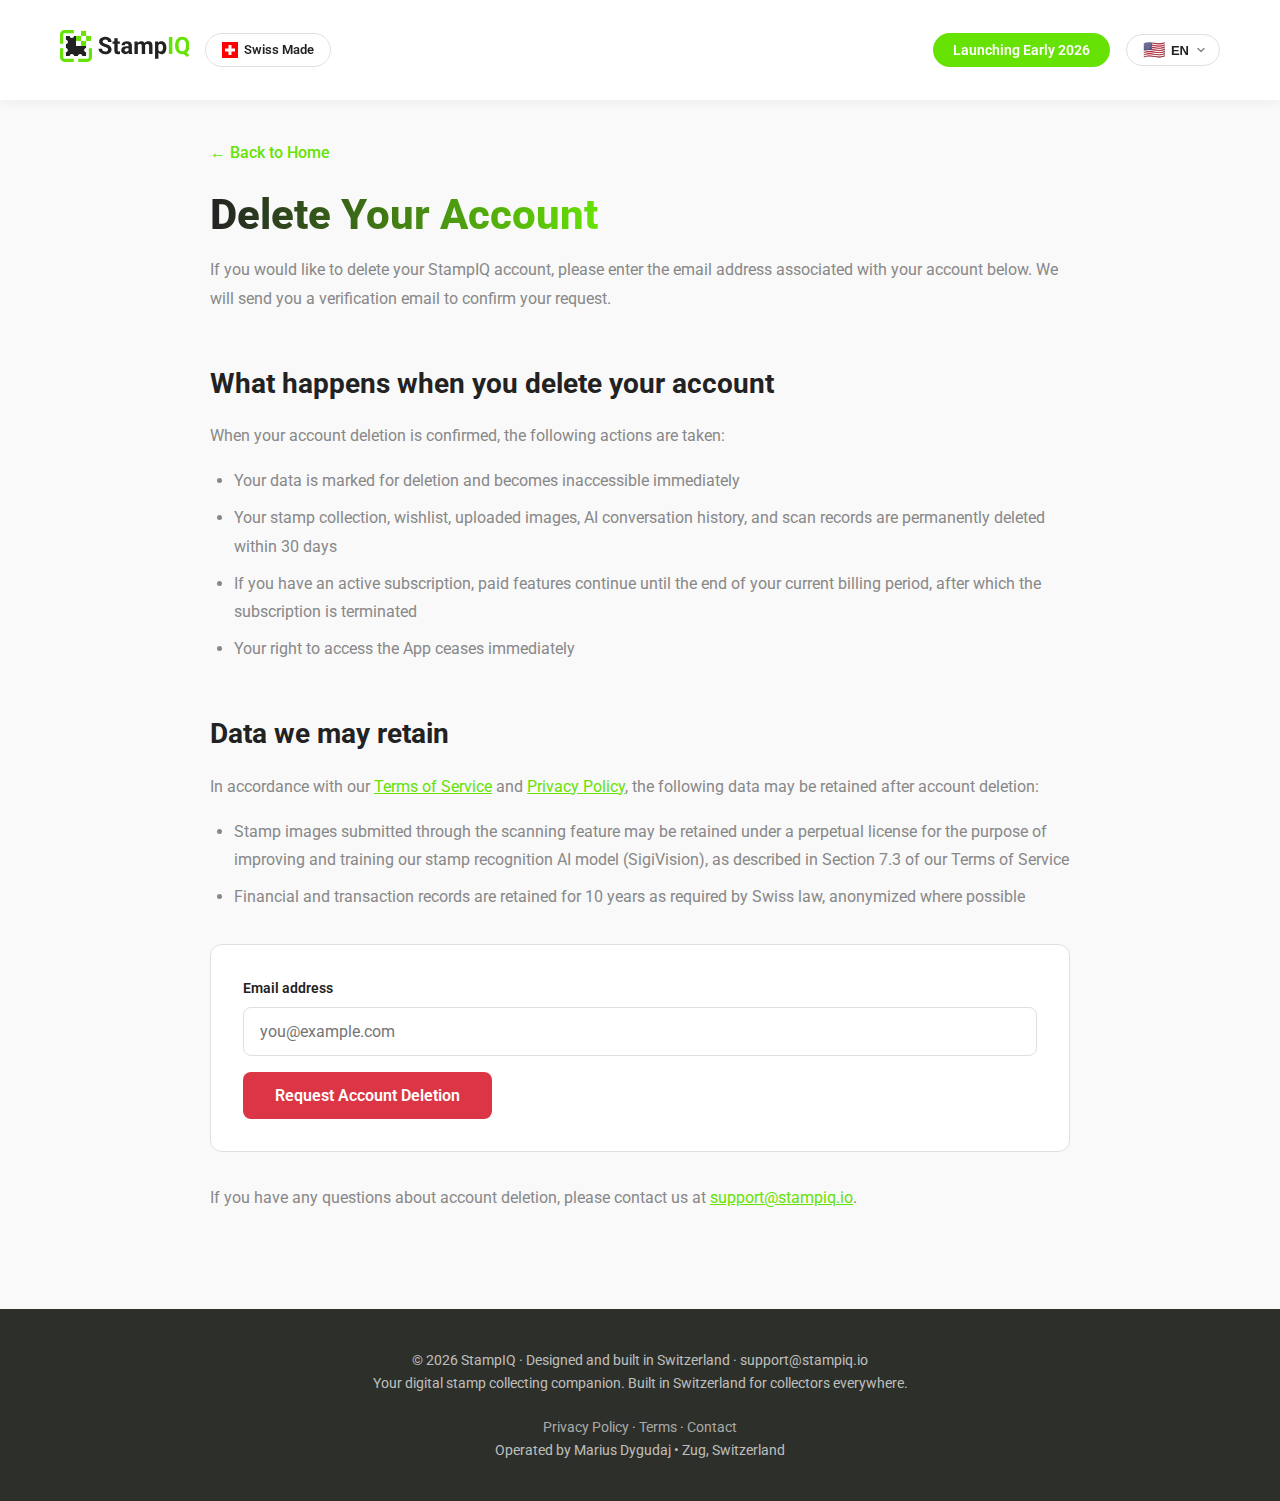
<file: delete-account.html>
<!DOCTYPE html>
<html lang="en">

<head>
    <meta charset="UTF-8">
    <meta name="viewport" content="width=device-width, initial-scale=1.0">
    <title data-i18n="delete.page_title">Delete Account – StampIQ</title>
    <meta name="description" content="Request deletion of your StampIQ account and all associated data." data-i18n="delete.meta_description" data-i18n-attr="content">

    <!-- Favicon -->
    <link rel="icon" type="image/png" href="[data-uri]">

    <!-- Google Fonts -->
    <link href="https://fonts.googleapis.com/css2?family=Roboto:wght@300;400;500;600;700;800;900&display=swap"
        rel="stylesheet">

    <link rel="stylesheet" href="styles.css">

    <style>
        .legal-content {
            max-width: 900px;
            margin: 0 auto;
            padding: 140px 20px 80px;
        }

        .legal-content h1 {
            font-size: 42px;
            font-weight: 800;
            line-height: 1.2;
            margin-bottom: 16px;
            background: linear-gradient(90deg, #222222 0%, #66E204 100%) !important;
            -webkit-background-clip: text !important;
            -webkit-text-fill-color: transparent !important;
            background-clip: text !important;
            width: fit-content;
        }

        .legal-content h2 {
            font-size: 28px;
            font-weight: 700;
            color: var(--dark-text);
            margin-top: 48px;
            margin-bottom: 16px;
        }

        .legal-content p {
            color: var(--light-text);
            line-height: 1.8;
            margin-bottom: 16px;
            font-size: 16px;
        }

        .legal-content ul {
            color: var(--light-text);
            line-height: 1.8;
            margin-bottom: 16px;
            padding-left: 24px;
        }

        .legal-content li {
            margin-bottom: 8px;
        }

        .back-link {
            display: inline-block;
            color: var(--primary-green);
            text-decoration: none;
            font-weight: 500;
            margin-bottom: 24px;
            transition: color 0.3s ease;
        }

        .back-link:hover {
            color: #52C003;
        }

        .legal-content a {
            color: var(--primary-green);
        }

        .deletion-form {
            background: var(--white);
            border: 1px solid #e0e0e0;
            border-radius: var(--border-radius-medium);
            padding: 32px;
            margin-top: 32px;
            margin-bottom: 32px;
        }

        .deletion-form label {
            display: block;
            font-size: 14px;
            font-weight: 600;
            color: var(--dark-text);
            margin-bottom: 8px;
        }

        .deletion-form input[type="email"] {
            width: 100%;
            padding: 14px 16px;
            font-size: 16px;
            font-family: 'Roboto', sans-serif;
            border: 1px solid #e0e0e0;
            border-radius: var(--border-radius-small);
            outline: none;
            transition: border-color 0.2s ease;
            box-sizing: border-box;
        }

        .deletion-form input[type="email"]:focus {
            border-color: var(--primary-green);
        }

        .deletion-form button {
            display: inline-block;
            margin-top: 16px;
            padding: 14px 32px;
            background: #dc3545;
            color: white;
            font-size: 16px;
            font-weight: 600;
            font-family: 'Roboto', sans-serif;
            border: none;
            border-radius: var(--border-radius-small);
            cursor: pointer;
            transition: background 0.2s ease;
        }

        .deletion-form button:hover {
            background: #c82333;
        }

        .deletion-form button:disabled {
            background: #ccc;
            cursor: not-allowed;
        }


        .form-message {
            margin-top: 16px;
            padding: 12px 16px;
            border-radius: var(--border-radius-small);
            font-size: 14px;
            display: none;
        }

        .form-message.success {
            display: block;
            background: #f0fce5;
            color: #2d7a0a;
            border: 1px solid #b6e89a;
        }

        .form-message.error {
            display: block;
            background: #fef2f2;
            color: #dc3545;
            border: 1px solid #f5c6cb;
        }

        @media (max-width: 768px) {
            .legal-content {
                padding: 120px 16px 60px;
            }

            .legal-content h1 {
                font-size: 32px;
            }

            .legal-content h2 {
                font-size: 22px;
            }

            .deletion-form {
                padding: 24px 16px;
            }
        }
    </style>
</head>

<body>
    <!-- Header -->
    <header id="header">
        <nav class="container">
            <div class="logo">
                <a href="index.html">
                <svg id="Layer_2" data-name="Layer 2" xmlns="http://www.w3.org/2000/svg" viewBox="0 0 705.14 174.29">
                        <defs>
                            <style>
                                .cls-1 { fill: #66e204; }
                                .cls-2 { fill: #222; }
                            </style>
                        </defs>
                        <g id="Layer_1-2" data-name="Layer 1">
                            <g>
                                <g>
                                    <path class="cls-2" d="M261.71,106.35c0-3.58-1.26-6.34-3.79-8.25-2.53-1.92-7.08-3.94-13.66-6.07-6.58-2.13-11.79-4.23-15.62-6.29-10.46-5.65-15.68-13.26-15.68-22.83,0-4.98,1.4-9.41,4.21-13.31,2.8-3.9,6.83-6.95,12.08-9.14,5.25-2.19,11.14-3.29,17.68-3.29s12.44,1.19,17.58,3.57c5.14,2.38,9.14,5.75,11.98,10.09,2.85,4.35,4.27,9.28,4.27,14.8h-18.97c0-4.21-1.33-7.49-3.99-9.84-2.65-2.34-6.39-3.51-11.19-3.51s-8.24.98-10.81,2.94c-2.57,1.96-3.86,4.55-3.86,7.75,0,2.99,1.51,5.5,4.52,7.53,3.01,2.02,7.45,3.92,13.31,5.69,10.79,3.25,18.66,7.27,23.59,12.08,4.93,4.81,7.4,10.79,7.4,17.96,0,7.97-3.01,14.22-9.04,18.75-6.03,4.53-14.15,6.8-24.35,6.8-7.08,0-13.53-1.3-19.35-3.89-5.82-2.59-10.26-6.15-13.31-10.66-3.06-4.51-4.58-9.74-4.58-15.68h19.04c0,10.16,6.07,15.24,18.21,15.24,4.51,0,8.03-.92,10.56-2.75,2.53-1.83,3.79-4.4,3.79-7.68Z"/>
                                    <path class="cls-2" d="M314.26,45.25v16.82h11.7v13.41h-11.7v34.15c0,2.53.49,4.34,1.46,5.44.97,1.1,2.82,1.64,5.57,1.64,2.02,0,3.81-.15,5.38-.44v13.85c-3.59,1.1-7.28,1.65-11.07,1.65-12.82,0-19.35-6.47-19.61-19.42v-36.87h-9.99v-13.41h9.99v-16.82h18.28Z"/>
                                    <path class="cls-2" d="M375.81,130.51c-.85-1.65-1.46-3.69-1.83-6.14-4.43,4.93-10.18,7.4-17.27,7.4-6.71,0-12.26-1.94-16.67-5.82-4.41-3.88-6.61-8.77-6.61-14.67,0-7.25,2.69-12.82,8.06-16.7,5.38-3.88,13.14-5.84,23.31-5.88h8.41v-3.92c0-3.16-.81-5.69-2.44-7.59-1.62-1.9-4.19-2.85-7.69-2.85-3.08,0-5.49.74-7.24,2.21-1.75,1.48-2.62,3.5-2.62,6.07h-18.28c0-3.96,1.22-7.63,3.67-11.01,2.44-3.37,5.9-6.02,10.37-7.94,4.47-1.92,9.49-2.88,15.05-2.88,8.43,0,15.13,2.12,20.08,6.35,4.95,4.24,7.43,10.19,7.43,17.87v29.66c.04,6.49.95,11.41,2.72,14.74v1.08h-18.47ZM360.69,117.8c2.7,0,5.19-.6,7.46-1.8,2.28-1.2,3.96-2.82,5.06-4.84v-11.76h-6.83c-9.15,0-14.02,3.16-14.61,9.49l-.06,1.08c0,2.28.8,4.15,2.4,5.63,1.6,1.48,3.79,2.21,6.58,2.21Z"/>
                                    <path class="cls-2" d="M422.74,62.07l.57,7.65c4.85-5.95,11.4-8.92,19.67-8.92,8.81,0,14.86,3.48,18.15,10.44,4.8-6.96,11.65-10.44,20.56-10.44,7.42,0,12.94,2.16,16.57,6.48,3.63,4.32,5.44,10.83,5.44,19.51v43.7h-18.34v-43.64c0-3.88-.76-6.72-2.27-8.51-1.52-1.79-4.2-2.69-8.03-2.69-5.48,0-9.27,2.61-11.38,7.84l.06,46.99h-18.28v-43.58c0-3.96-.78-6.83-2.34-8.6-1.56-1.77-4.21-2.65-7.97-2.65-5.19,0-8.94,2.15-11.26,6.45v48.39h-18.28V62.07h17.14Z"/>
                                    <path class="cls-2" d="M579.34,96.92c0,10.54-2.4,18.98-7.18,25.33-4.78,6.35-11.25,9.52-19.38,9.52-6.92,0-12.5-2.4-16.76-7.21v32.26h-18.28V62.07h16.95l.63,6.71c4.43-5.31,10.2-7.97,17.33-7.97,8.43,0,14.99,3.12,19.67,9.36,4.68,6.24,7.02,14.84,7.02,25.81v.95ZM561.06,95.6c0-6.37-1.13-11.28-3.39-14.74-2.25-3.46-5.53-5.18-9.83-5.18-5.74,0-9.68,2.19-11.83,6.58v28.02c2.24,4.51,6.22,6.77,11.95,6.77,8.73,0,13.09-7.15,13.09-21.44Z"/>
                                    <path class="cls-1" d="M612.04,130.51h-18.98V38.42h18.98v92.09Z"/>
                                    <path class="cls-1" d="M705.14,86.55c0,8.6-1.39,16.08-4.17,22.42-2.79,6.35-6.64,11.44-11.58,15.28l15.31,12.02-12.08,10.69-19.6-15.75c-2.24.38-4.55.57-6.96.57-7.63,0-14.44-1.83-20.43-5.5-5.99-3.67-10.63-8.91-13.92-15.72-3.29-6.81-4.95-14.64-4.99-23.5v-4.55c0-9.07,1.63-17.05,4.9-23.94,3.27-6.89,7.88-12.18,13.85-15.87,5.97-3.69,12.79-5.53,20.46-5.53s14.49,1.85,20.47,5.53c5.97,3.69,10.58,8.98,13.85,15.87,3.26,6.89,4.9,14.85,4.9,23.88v4.11ZM685.91,82.38c0-9.65-1.73-16.99-5.19-22.01s-8.39-7.53-14.8-7.53-11.28,2.48-14.73,7.43c-3.46,4.95-5.21,12.22-5.25,21.79v4.49c0,9.4,1.73,16.7,5.19,21.88,3.45,5.18,8.43,7.78,14.92,7.78s11.26-2.5,14.67-7.49c3.42-5,5.15-12.28,5.19-21.85v-4.49Z"/>
                                </g>
                                <g>
                                    <path class="cls-1" d="M17.31,75.05V25.3c0-4.41,3.59-8,7.99-8h49.76V0H25.3C11.35,0,0,11.35,0,25.3v49.75h17.31Z"/>
                                    <path class="cls-1" d="M156.98,99.24v49.75c0,4.41-3.59,8-8,8h-49.75v17.31h49.75c13.95,0,25.3-11.35,25.3-25.3v-49.75h-17.31Z"/>
                                    <path class="cls-1" d="M75.05,156.99H25.3c-4.41,0-7.99-3.59-7.99-8v-49.75H0v49.75c0,13.95,11.35,25.3,25.3,25.3h49.76v-17.31Z"/>
                                    <path class="cls-2" d="M142.03,97.38v-10.23h-54.92v-54.89h-10.2c-.75,6.09-5.88,10.83-12.17,10.83s-11.43-4.74-12.17-10.83h-20.31v20.31c6.09.75,10.83,5.88,10.83,12.17s-4.74,11.43-10.83,12.17v20.46c6.09.74,10.83,5.88,10.83,12.17s-4.74,11.43-10.83,12.17v20.31h20.31c.74-6.09,5.88-10.83,12.17-10.83s11.43,4.74,12.17,10.83h20.46c.75-6.09,5.88-10.83,12.17-10.83s11.43,4.74,12.17,10.83h20.31v-20.31c-6.09-.74-10.83-5.88-10.83-12.17s4.74-11.43,10.83-12.17Z"/>
                                    <rect class="cls-1" x="114.59" y="59.67" width="27.48" height="27.48"/>
                                    <rect class="cls-1" x="87.12" y="32.19" width="27.48" height="27.48"/>
                                    <rect class="cls-1" x="142.07" y="32.19" width="27.48" height="27.48"/>
                                    <rect class="cls-1" x="114.59" y="4.71" width="27.48" height="27.48"/>
                                </g>
                            </g>
                        </g>
                    </svg>
                </a>
            </div>
            <div class="swiss-badge">
                <svg viewBox="0 0 32 32" width="16" height="16" style="margin-right: 6px;">
                    <rect width="32" height="32" fill="#FF0000"/>
                    <rect x="13" y="6" width="6" height="20" fill="white"/>
                    <rect x="6" y="13" width="20" height="6" fill="white"/>
                </svg>
                <span data-i18n="badge.swiss_made">Swiss Made</span>
            </div>
            <div class="hero-badge" data-i18n="badge.launching">Launching Early 2026</div>
            <div class="language-selector">
                    <button class="language-btn" id="languageBtn">
                        <span class="flag">🇺🇸</span>
                        <span class="lang-code">EN</span>
                        <svg class="chevron" width="12" height="12" viewBox="0 0 12 12" fill="none">
                            <path d="M3 4.5L6 7.5L9 4.5" stroke="currentColor" stroke-width="1.5" stroke-linecap="round" stroke-linejoin="round"/>
                        </svg>
                    </button>
                    <div class="language-dropdown" id="languageDropdown">
                        <a href="#" class="language-option active" data-lang="en"><span class="flag">🇺🇸</span><span class="lang-code">EN</span></a>
                        <a href="#" class="language-option" data-lang="de"><span class="flag">🇩🇪</span><span class="lang-code">DE</span></a>
                        <a href="#" class="language-option" data-lang="nl"><span class="flag">🇳🇱</span><span class="lang-code">NL</span></a>
                        <a href="#" class="language-option" data-lang="pl"><span class="flag">🇵🇱</span><span class="lang-code">PL</span></a>
                        <a href="#" class="language-option" data-lang="fr"><span class="flag">🇫🇷</span><span class="lang-code">FR</span></a>
                        <a href="#" class="language-option" data-lang="it"><span class="flag">🇮🇹</span><span class="lang-code">IT</span></a>
                    </div>
                </div>
            </div>
        </nav>
    </header>

    <!-- Delete Account Content -->
    <section class="legal-content">
        <a href="index.html" class="back-link" data-i18n="legal.back_link">&larr; Back to Home</a>

        <h1 data-i18n="delete.heading">Delete Your Account</h1>
        <p data-i18n="delete.intro">If you would like to delete your StampIQ account, please enter the email address associated with your account below. We will send you a verification email to confirm your request.</p>

        <h2 data-i18n="delete.what_happens_title">What happens when you delete your account</h2>
        <p data-i18n="delete.what_happens_intro">When your account deletion is confirmed, the following actions are taken:</p>
        <ul>
            <li data-i18n="delete.what_happens_li1">Your data is marked for deletion and becomes inaccessible immediately</li>
            <li data-i18n="delete.what_happens_li2">Your stamp collection, wishlist, uploaded images, AI conversation history, and scan records are permanently deleted within 30 days</li>
            <li data-i18n="delete.what_happens_li3">If you have an active subscription, paid features continue until the end of your current billing period, after which the subscription is terminated</li>
            <li data-i18n="delete.what_happens_li4">Your right to access the App ceases immediately</li>
        </ul>

        <h2 data-i18n="delete.data_retained_title">Data we may retain</h2>
        <p data-i18n="delete.data_retained_intro">In accordance with our <a href="terms.html">Terms of Service</a> and <a href="privacy.html">Privacy Policy</a>, the following data may be retained after account deletion:</p>
        <ul>
            <li data-i18n="delete.data_retained_li1">Stamp images submitted through the scanning feature may be retained under a perpetual license for the purpose of improving and training our stamp recognition AI model (SigiVision), as described in Section 7.3 of our Terms of Service</li>
            <li data-i18n="delete.data_retained_li2">Financial and transaction records are retained for 10 years as required by Swiss law, anonymized where possible</li>
        </ul>

        <div class="deletion-form">
            <form id="deletionForm">
                <label for="email" data-i18n="delete.email_label">Email address</label>
                <input type="email" id="email" name="email" required placeholder="you@example.com">
                <button type="submit" id="submitBtn" data-i18n="delete.submit_button">Request Account Deletion</button>
            </form>
            <div id="formMessage" class="form-message"></div>
        </div>

        <p data-i18n="delete.contact_note">If you have any questions about account deletion, please contact us at <a href="mailto:support@stampiq.io">support@stampiq.io</a>.</p>

    </section>

    <!-- Footer -->
    <footer>
        <div class="container">
            <p style="color: rgba(255,255,255,0.7); font-size:14px; line-height:1.6;">
                <span data-i18n="footer.copyright">&copy; 2025 StampIQ. Keep Collecting Smarter.</span><br>
                <span data-i18n="footer.tagline">Designed and built in Switzerland for collectors everywhere.</span><br><br>
                <a href="privacy.html" style="color: rgba(255,255,255,0.6); text-decoration:none;" data-i18n="footer.privacy_policy">Privacy Policy</a> &middot;
                <a href="terms.html" style="color: rgba(255,255,255,0.6); text-decoration:none;" data-i18n="footer.terms">Terms</a> &middot;
                <a href="mailto:contact@stampiq.io" style="color: rgba(255,255,255,0.6); text-decoration:none;" data-i18n="footer.contact">Contact</a>
                <br>
                <span data-i18n="footer.operated_by">Operated by Marius Dygudaj &bull; Zug, Switzerland</span>
            </p>
        </div>
    </footer>

    <script>
        let translations = {};
        let currentLanguage = 'en';

        async function loadTranslations() {
            try {
                const [mainResponse, legalResponse] = await Promise.all([
                    fetch('translations.json'),
                    fetch('translations-legal.json')
                ]);
                const mainData = await mainResponse.json();
                const legalData = await legalResponse.json();

                [...mainData, ...legalData].forEach(item => {
                    if (item.key) {
                        translations[item.key] = {
                            en: item.en,
                            de: item.de,
                            nl: item.nl,
                            pl: item.pl,
                            fr: item.fr,
                            it: item.it
                        };
                    }
                });

                const urlParams = new URLSearchParams(window.location.search);
                const urlLanguage = urlParams.get('lang');
                const savedLanguage = localStorage.getItem('language');
                const browserLanguage = navigator.language.split('-')[0];
                const supportedLanguages = ['en', 'de', 'nl', 'pl', 'fr', 'it'];

                if (urlLanguage && supportedLanguages.includes(urlLanguage)) {
                    currentLanguage = urlLanguage;
                } else if (savedLanguage && supportedLanguages.includes(savedLanguage)) {
                    currentLanguage = savedLanguage;
                } else if (supportedLanguages.includes(browserLanguage)) {
                    currentLanguage = browserLanguage;
                } else {
                    currentLanguage = 'en';
                }

                applyTranslations(currentLanguage);
                updateLanguageButton(currentLanguage);
            } catch (error) {
                console.error('Failed to load translations:', error);
            }
        }

        function applyTranslations(lang) {
            document.querySelectorAll('[data-i18n]').forEach(element => {
                const key = element.getAttribute('data-i18n');
                if (translations[key] && translations[key][lang]) {
                    const attr = element.getAttribute('data-i18n-attr');
                    if (attr) {
                        element.setAttribute(attr, translations[key][lang]);
                    } else {
                        element.innerHTML = translations[key][lang];
                    }
                }
            });
            currentLanguage = lang;
        }

        function updateLanguageButton(lang) {
            const languageBtn = document.getElementById('languageBtn');
            if (languageBtn) {
                const langMap = {
                    'en': { flag: '🇺🇸', code: 'EN' },
                    'de': { flag: '🇩🇪', code: 'DE' },
                    'nl': { flag: '🇳🇱', code: 'NL' },
                    'pl': { flag: '🇵🇱', code: 'PL' },
                    'fr': { flag: '🇫🇷', code: 'FR' },
                    'it': { flag: '🇮🇹', code: 'IT' }
                };
                const langInfo = langMap[lang] || langMap['en'];
                const flagSpan = languageBtn.querySelector('.flag');
                const langCodeSpan = languageBtn.querySelector('.lang-code');
                if (flagSpan) flagSpan.textContent = langInfo.flag;
                if (langCodeSpan) langCodeSpan.textContent = langInfo.code;
            }
        }

        function changeLanguage(lang) {
            applyTranslations(lang);
            updateLanguageButton(lang);
            localStorage.setItem('language', lang);

            document.querySelectorAll('.language-option').forEach(option => {
                option.classList.remove('active');
                if (option.getAttribute('data-lang') === lang) {
                    option.classList.add('active');
                }
            });

            const languageDropdown = document.getElementById('languageDropdown');
            const languageBtn = document.getElementById('languageBtn');
            if (languageDropdown && languageBtn) {
                languageDropdown.classList.remove('show');
                languageBtn.classList.remove('active');
            }
        }

        // Form submission
        document.getElementById('deletionForm').addEventListener('submit', async function(e) {
            e.preventDefault();

            const email = document.getElementById('email').value.trim();
            const submitBtn = document.getElementById('submitBtn');
            const formMessage = document.getElementById('formMessage');

            if (!email) return;

            submitBtn.disabled = true;
            submitBtn.textContent = '...';
            formMessage.className = 'form-message';

            try {
                const response = await fetch('https://api.stampiq.io/api/v1/auth/account/request-deletion/', {
                    method: 'POST',
                    headers: { 'Content-Type': 'application/json' },
                    body: JSON.stringify({ email: email })
                });

                if (response.ok) {
                    formMessage.className = 'form-message success';
                    formMessage.setAttribute('data-i18n', 'delete.success_message');
                    const key = 'delete.success_message';
                    formMessage.innerHTML = (translations[key] && translations[key][currentLanguage])
                        ? translations[key][currentLanguage]
                        : 'We have sent a verification email to your address. Please check your inbox and follow the instructions to confirm the deletion of your account.';
                    document.getElementById('deletionForm').style.display = 'none';
                } else {
                    throw new Error('Request failed');
                }
            } catch (error) {
                formMessage.className = 'form-message error';
                formMessage.setAttribute('data-i18n', 'delete.error_message');
                const key = 'delete.error_message';
                formMessage.innerHTML = (translations[key] && translations[key][currentLanguage])
                    ? translations[key][currentLanguage]
                    : 'Something went wrong. Please try again later or contact us at <a href="mailto:support@stampiq.io">support@stampiq.io</a>.';
            } finally {
                submitBtn.disabled = false;
                const btnKey = 'delete.submit_button';
                submitBtn.textContent = (translations[btnKey] && translations[btnKey][currentLanguage])
                    ? translations[btnKey][currentLanguage]
                    : 'Request Account Deletion';
            }
        });

        document.addEventListener('DOMContentLoaded', function() {
            loadTranslations();

            document.querySelectorAll('.language-option').forEach(option => {
                option.addEventListener('click', function(e) {
                    e.preventDefault();
                    const lang = this.getAttribute('data-lang');
                    if (lang) changeLanguage(lang);
                });
            });

            // Language dropdown toggle
            const languageBtn = document.getElementById('languageBtn');
            const languageDropdown = document.getElementById('languageDropdown');
            if (languageBtn && languageDropdown) {
                languageBtn.addEventListener('click', function() {
                    languageDropdown.classList.toggle('show');
                    languageBtn.classList.toggle('active');
                });
                document.addEventListener('click', function(e) {
                    if (!e.target.closest('.language-selector')) {
                        languageDropdown.classList.remove('show');
                        languageBtn.classList.remove('active');
                    }
                });
            }
        });
    </script>
</body>

</html>
</file>
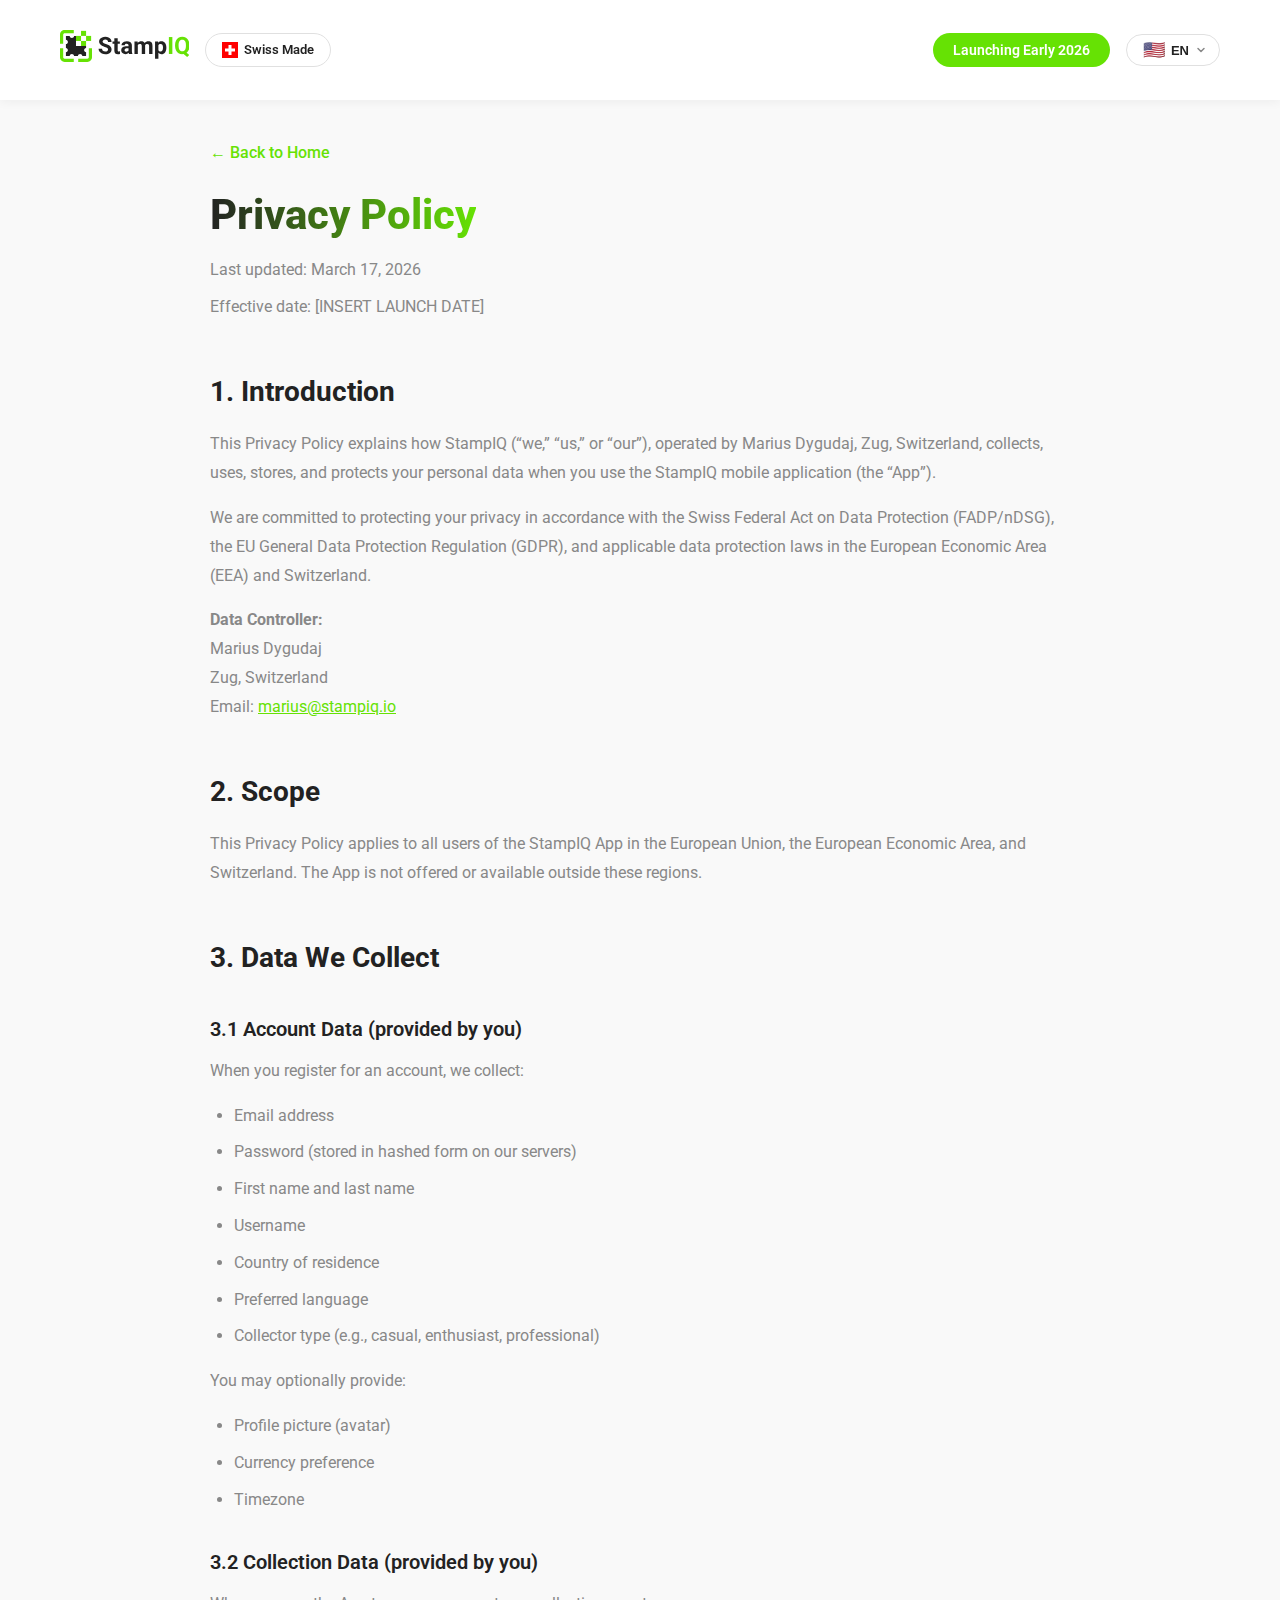
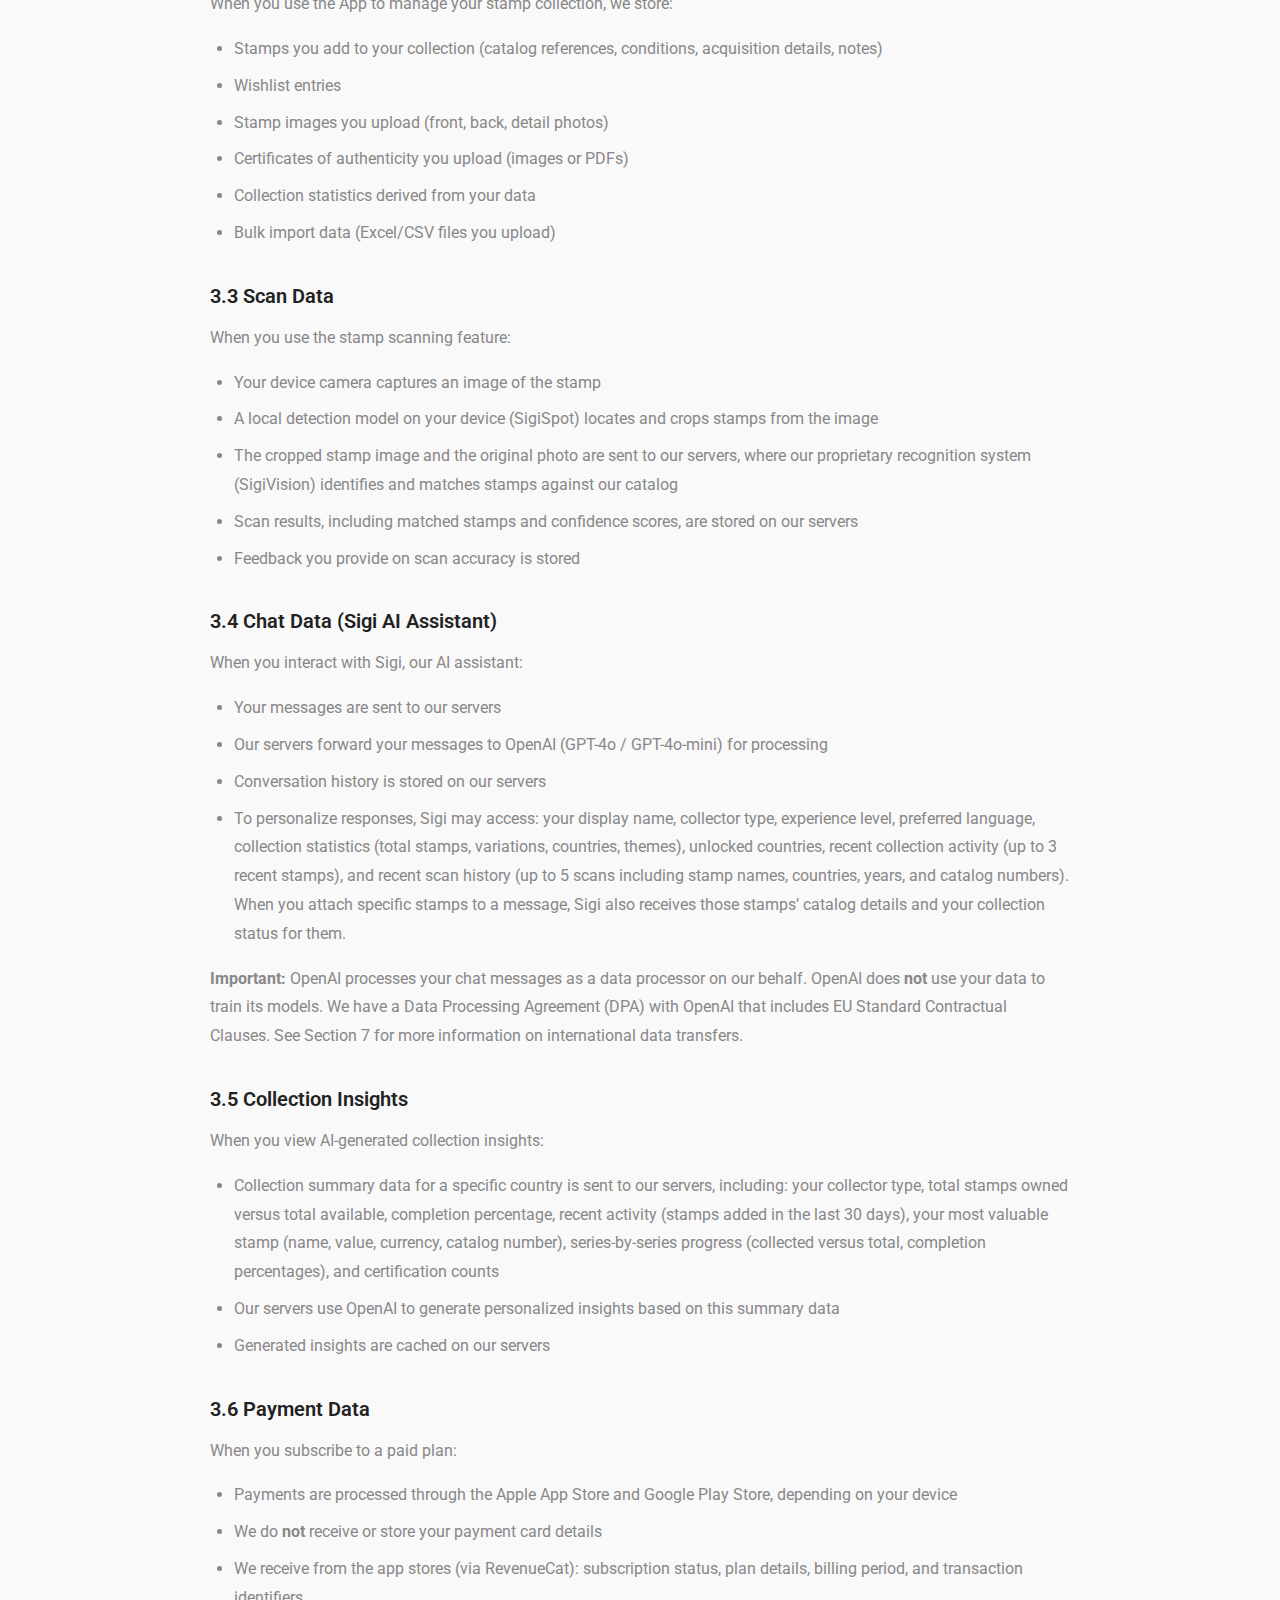
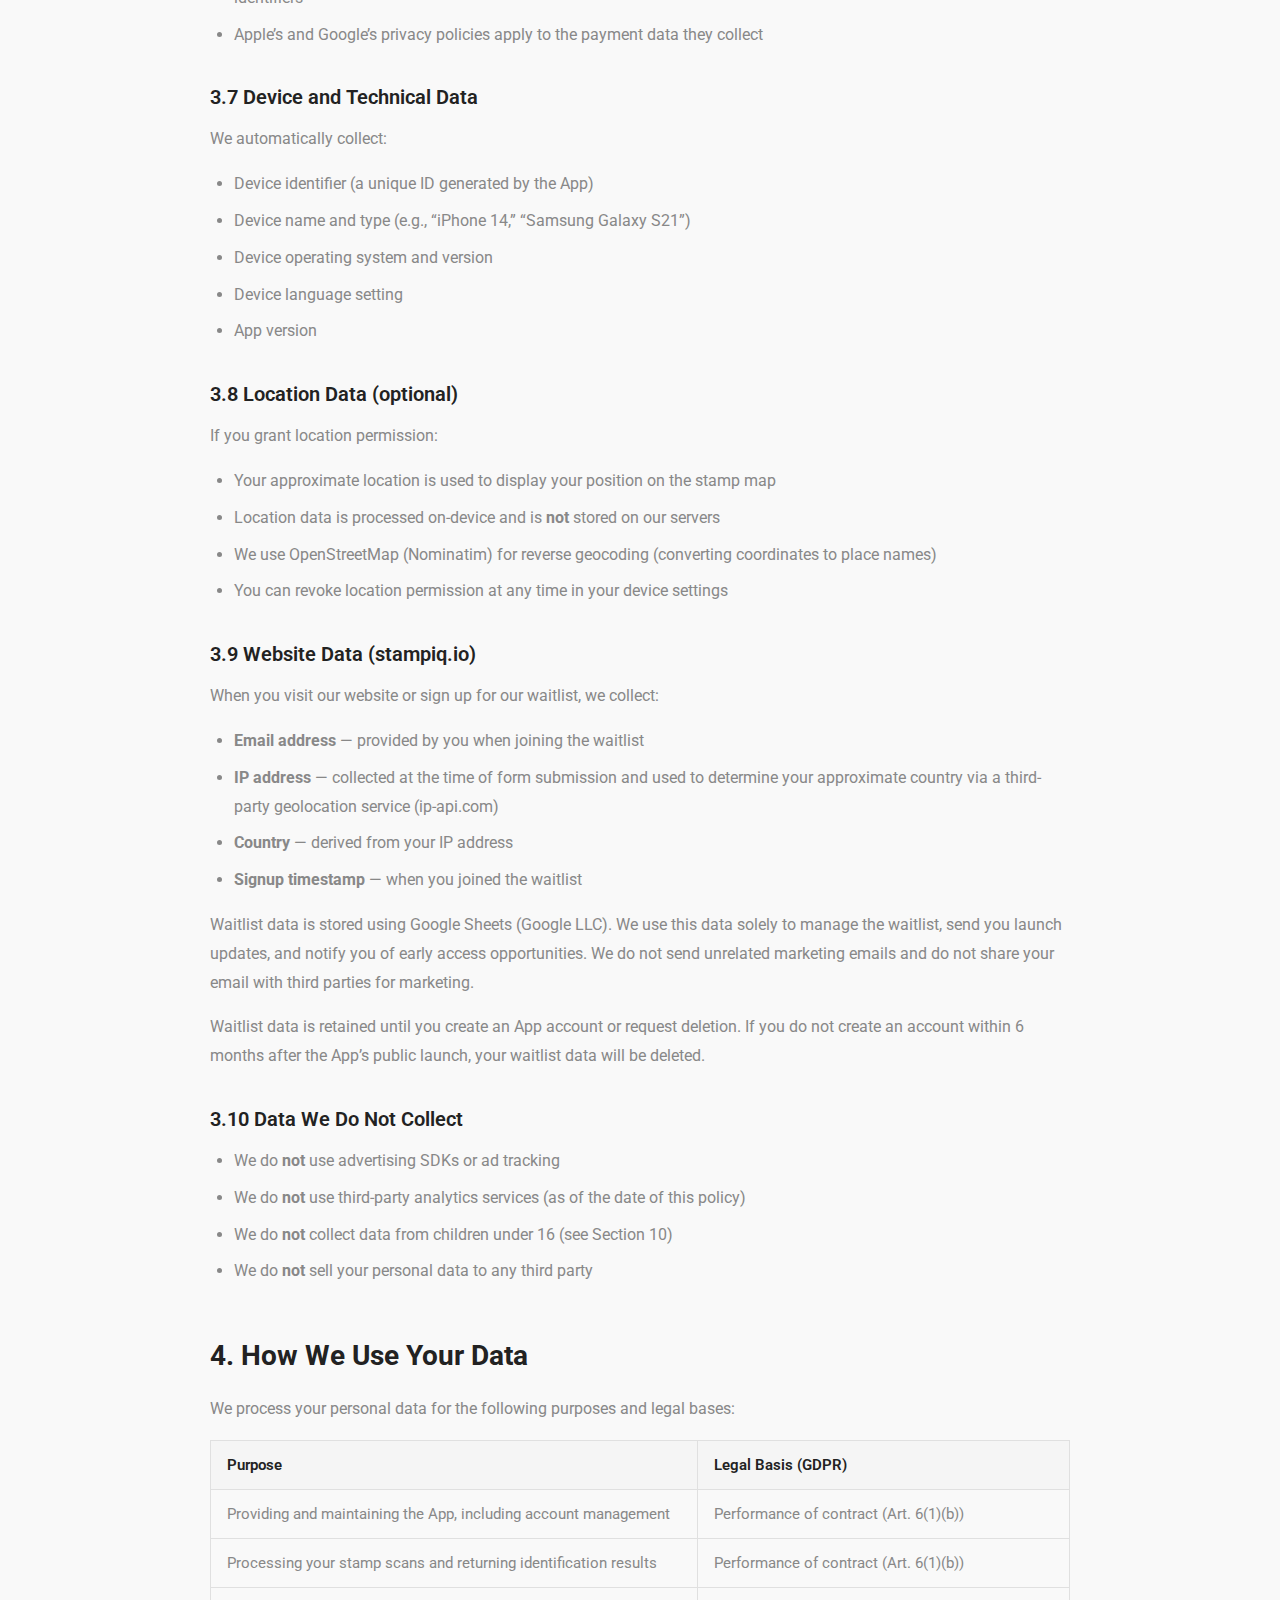
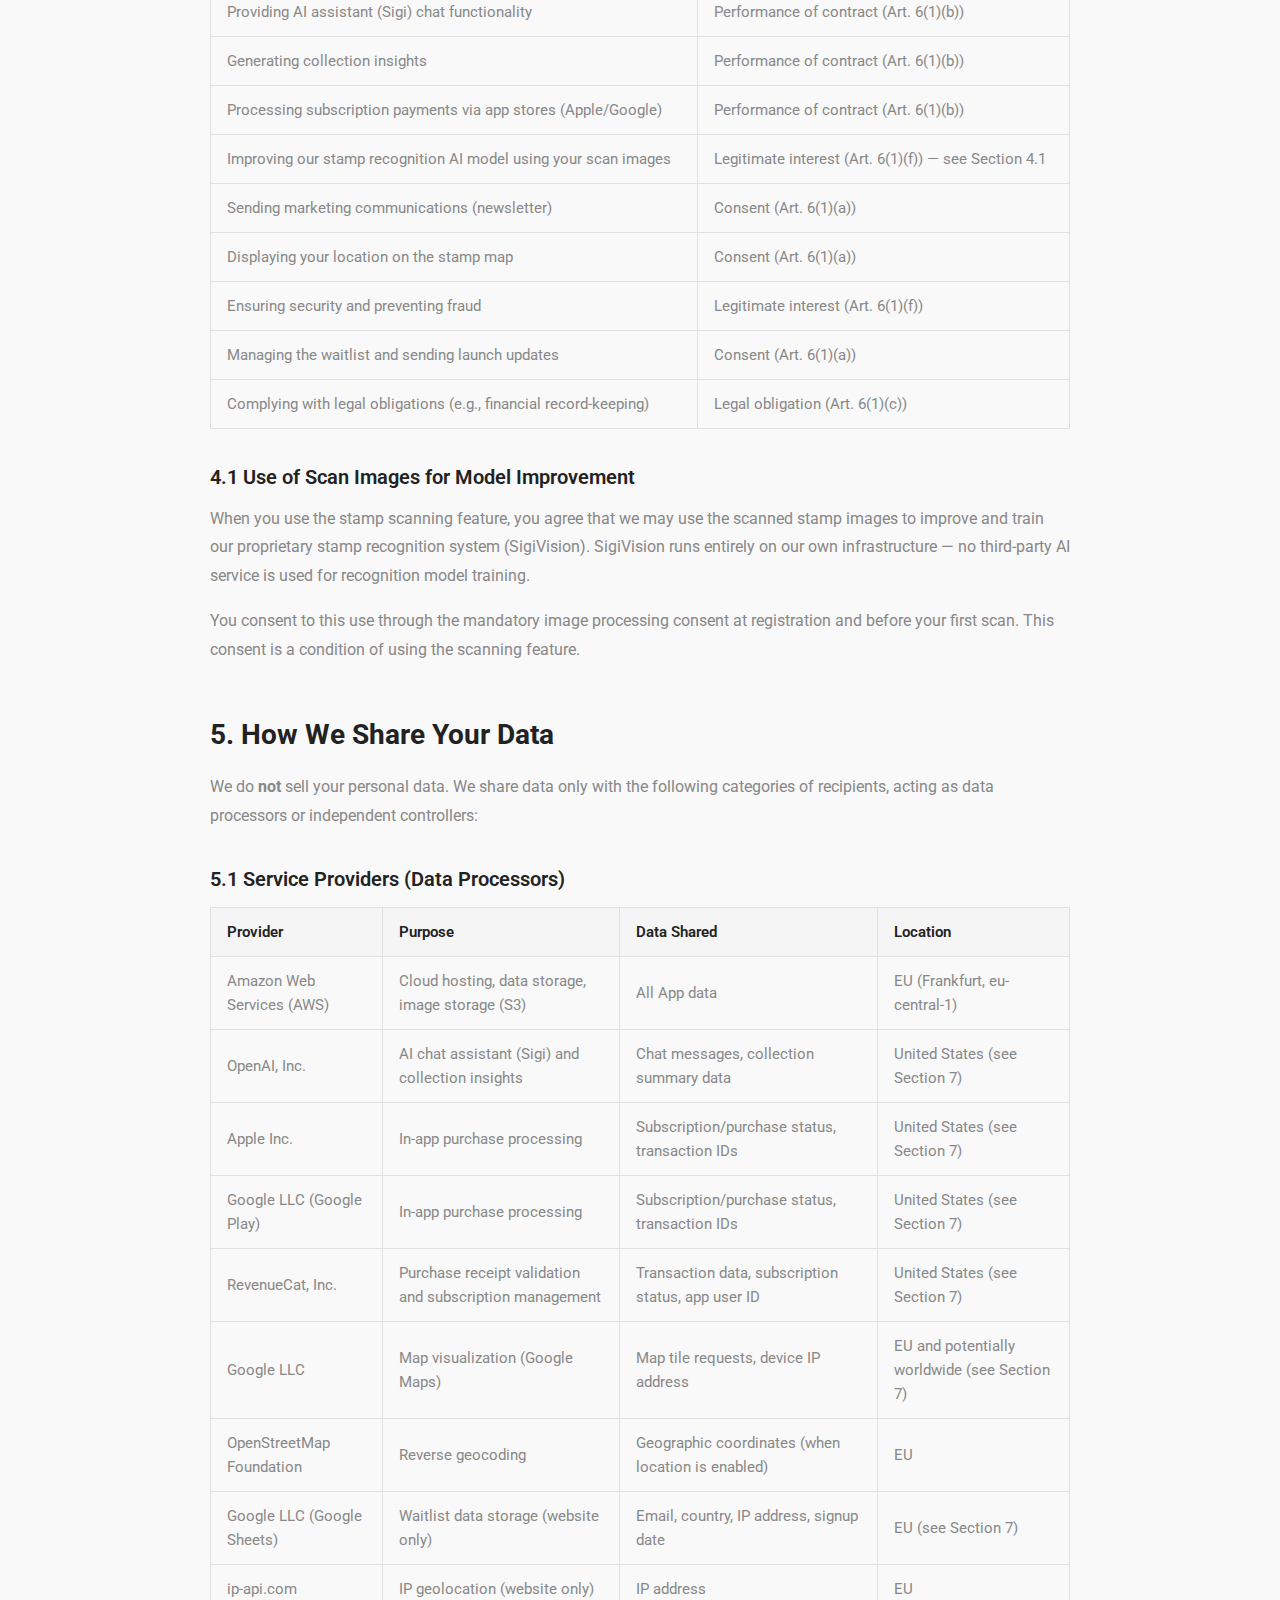
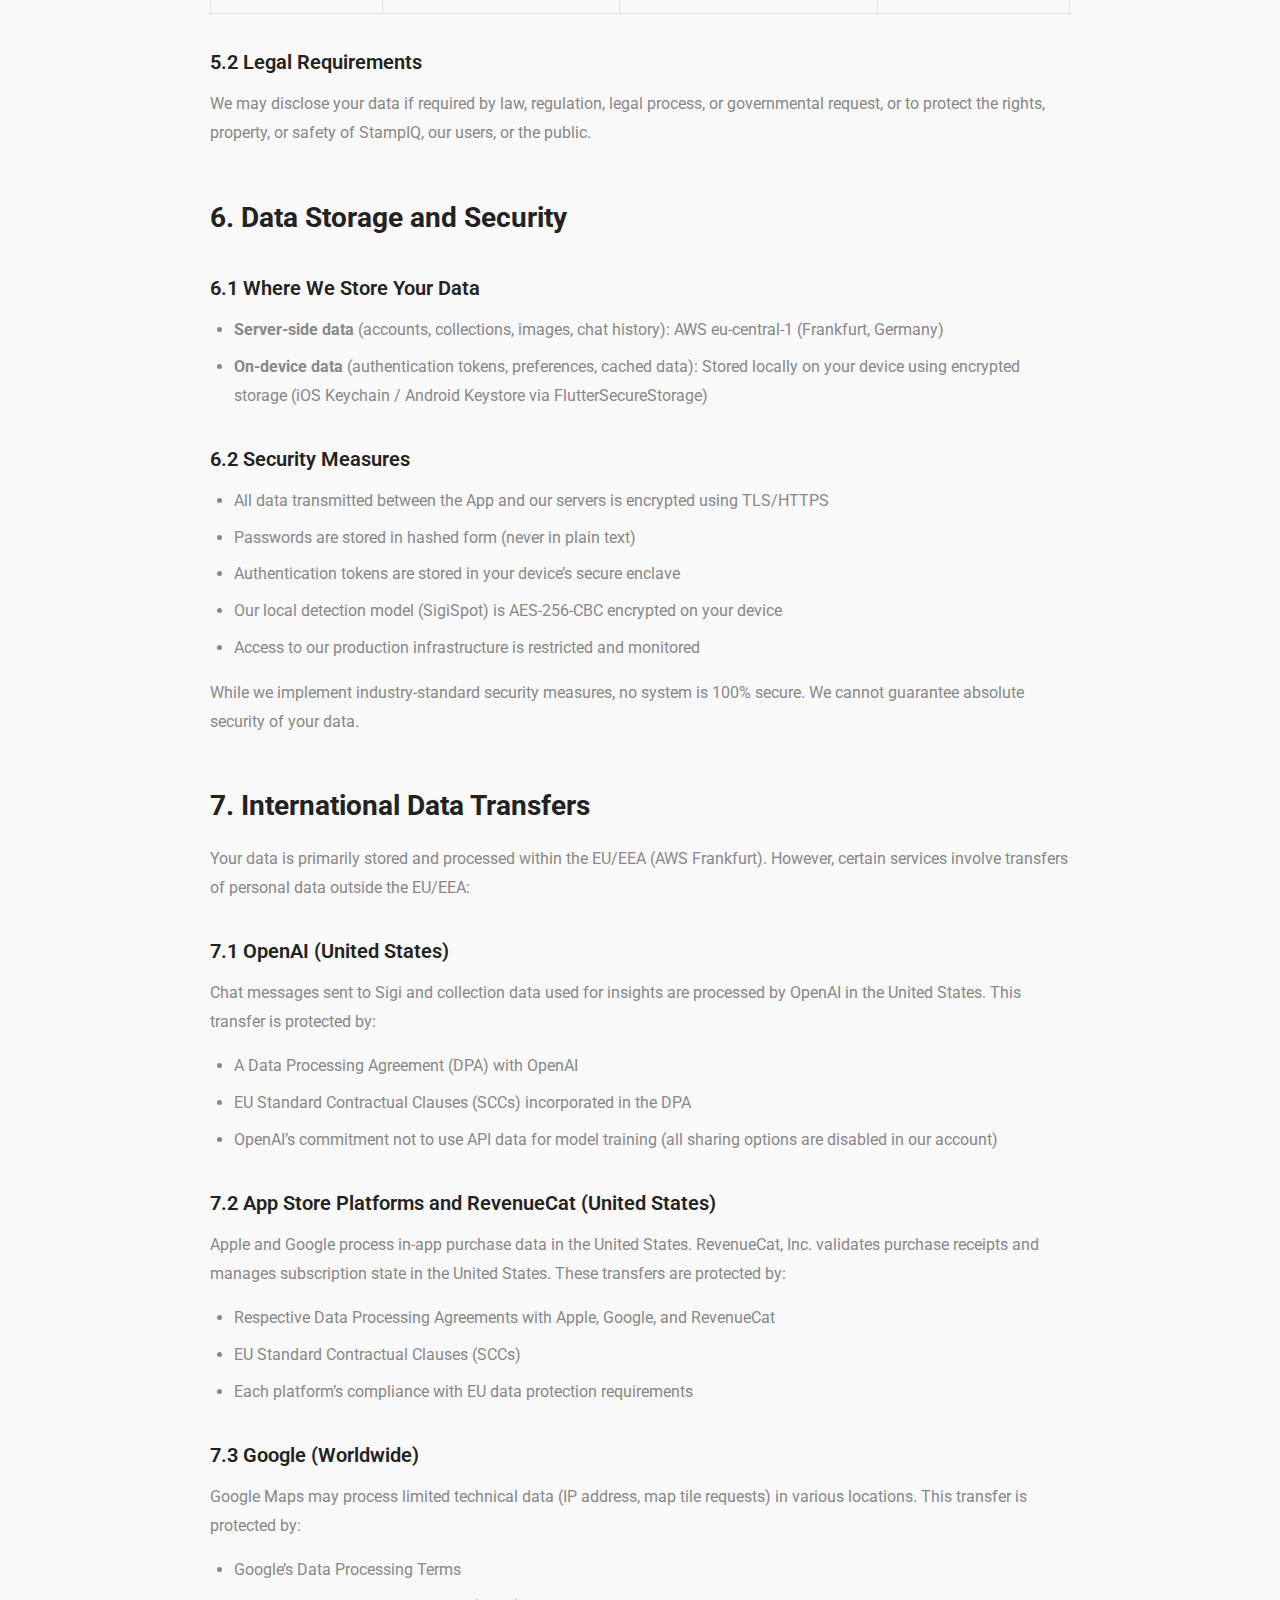
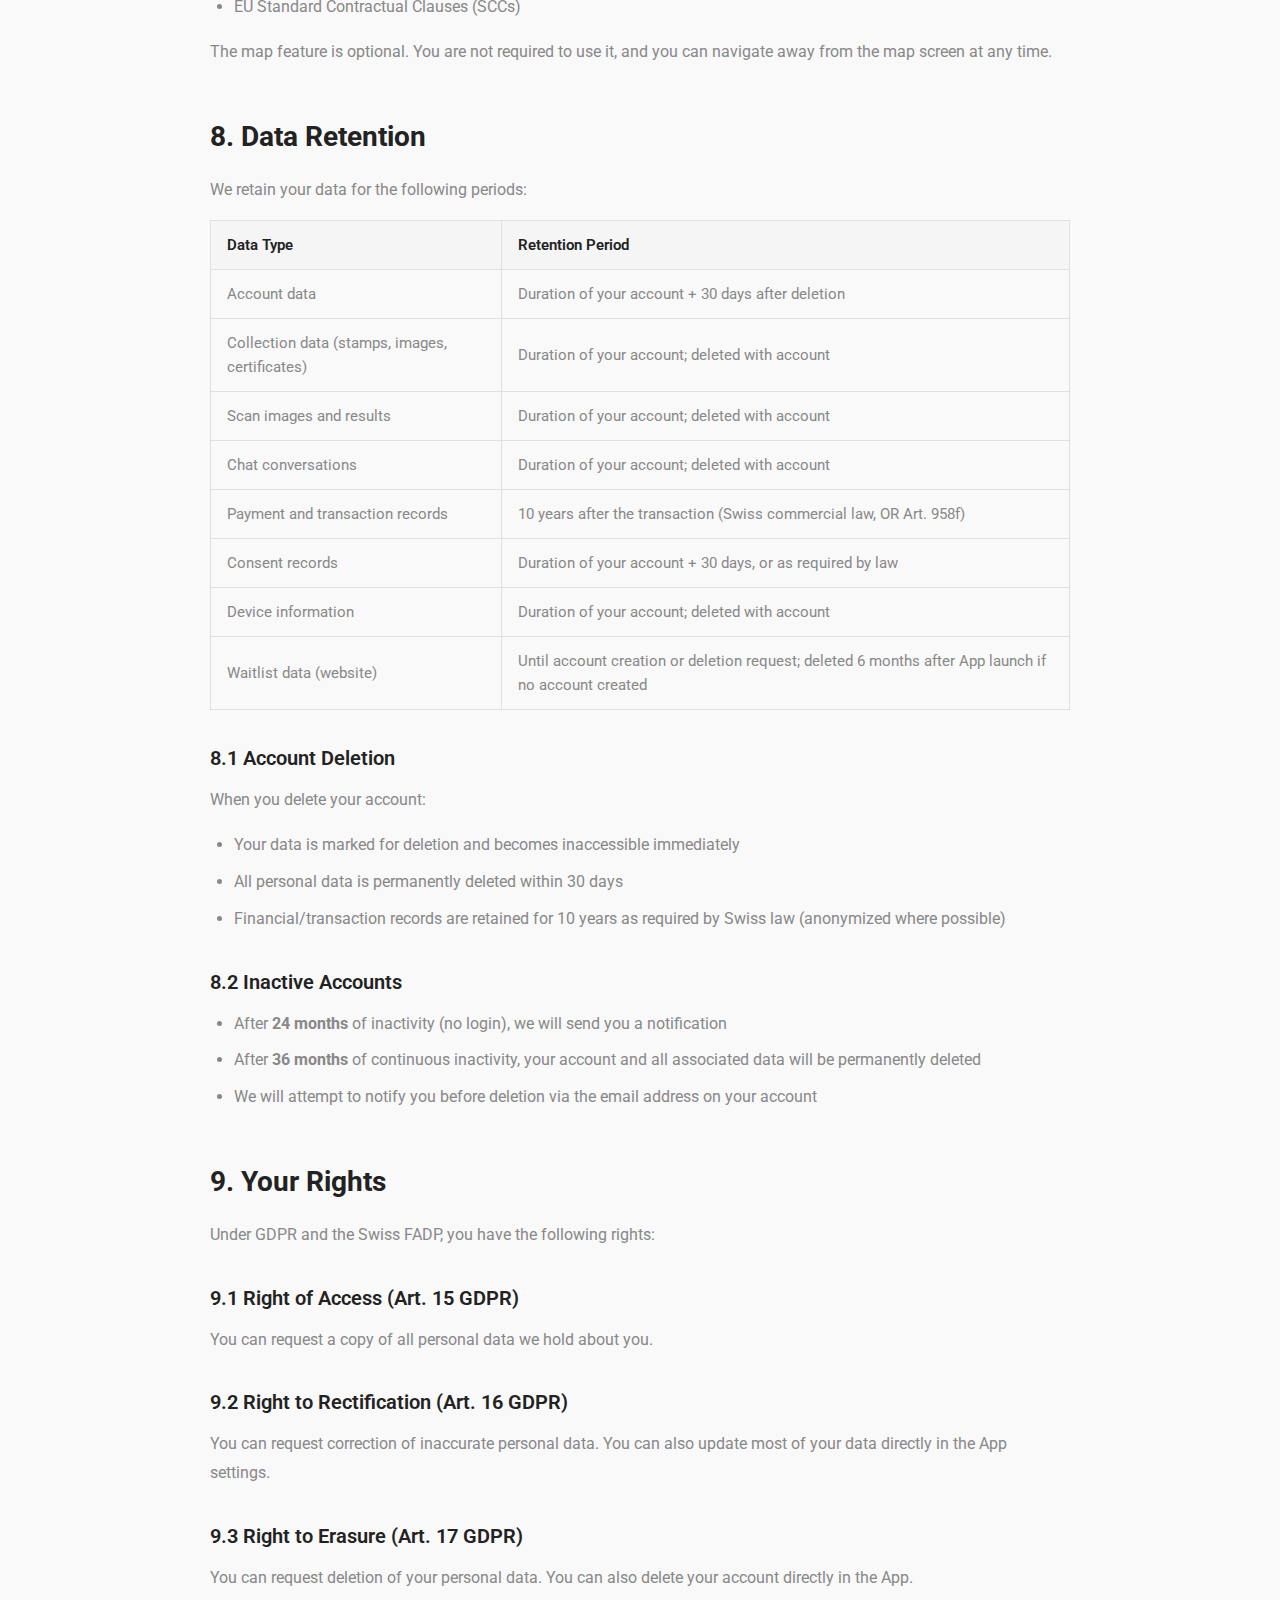
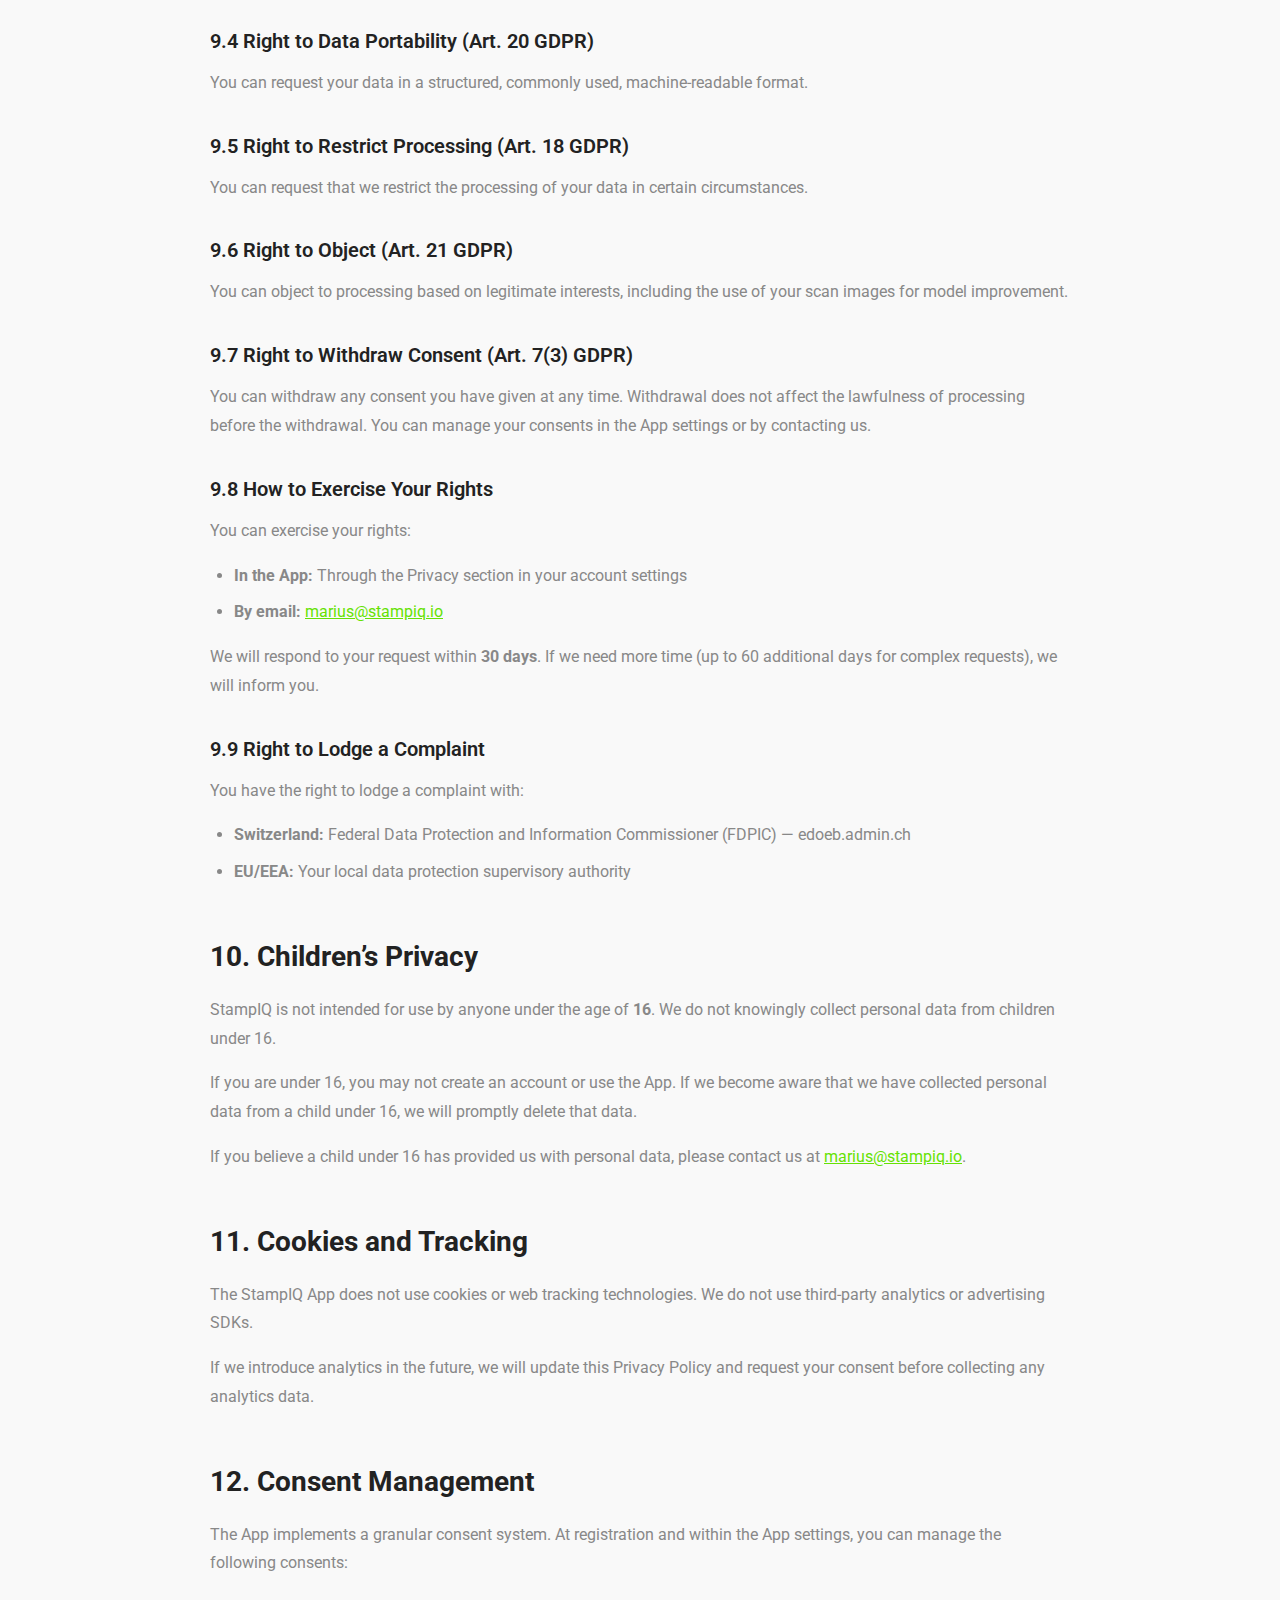
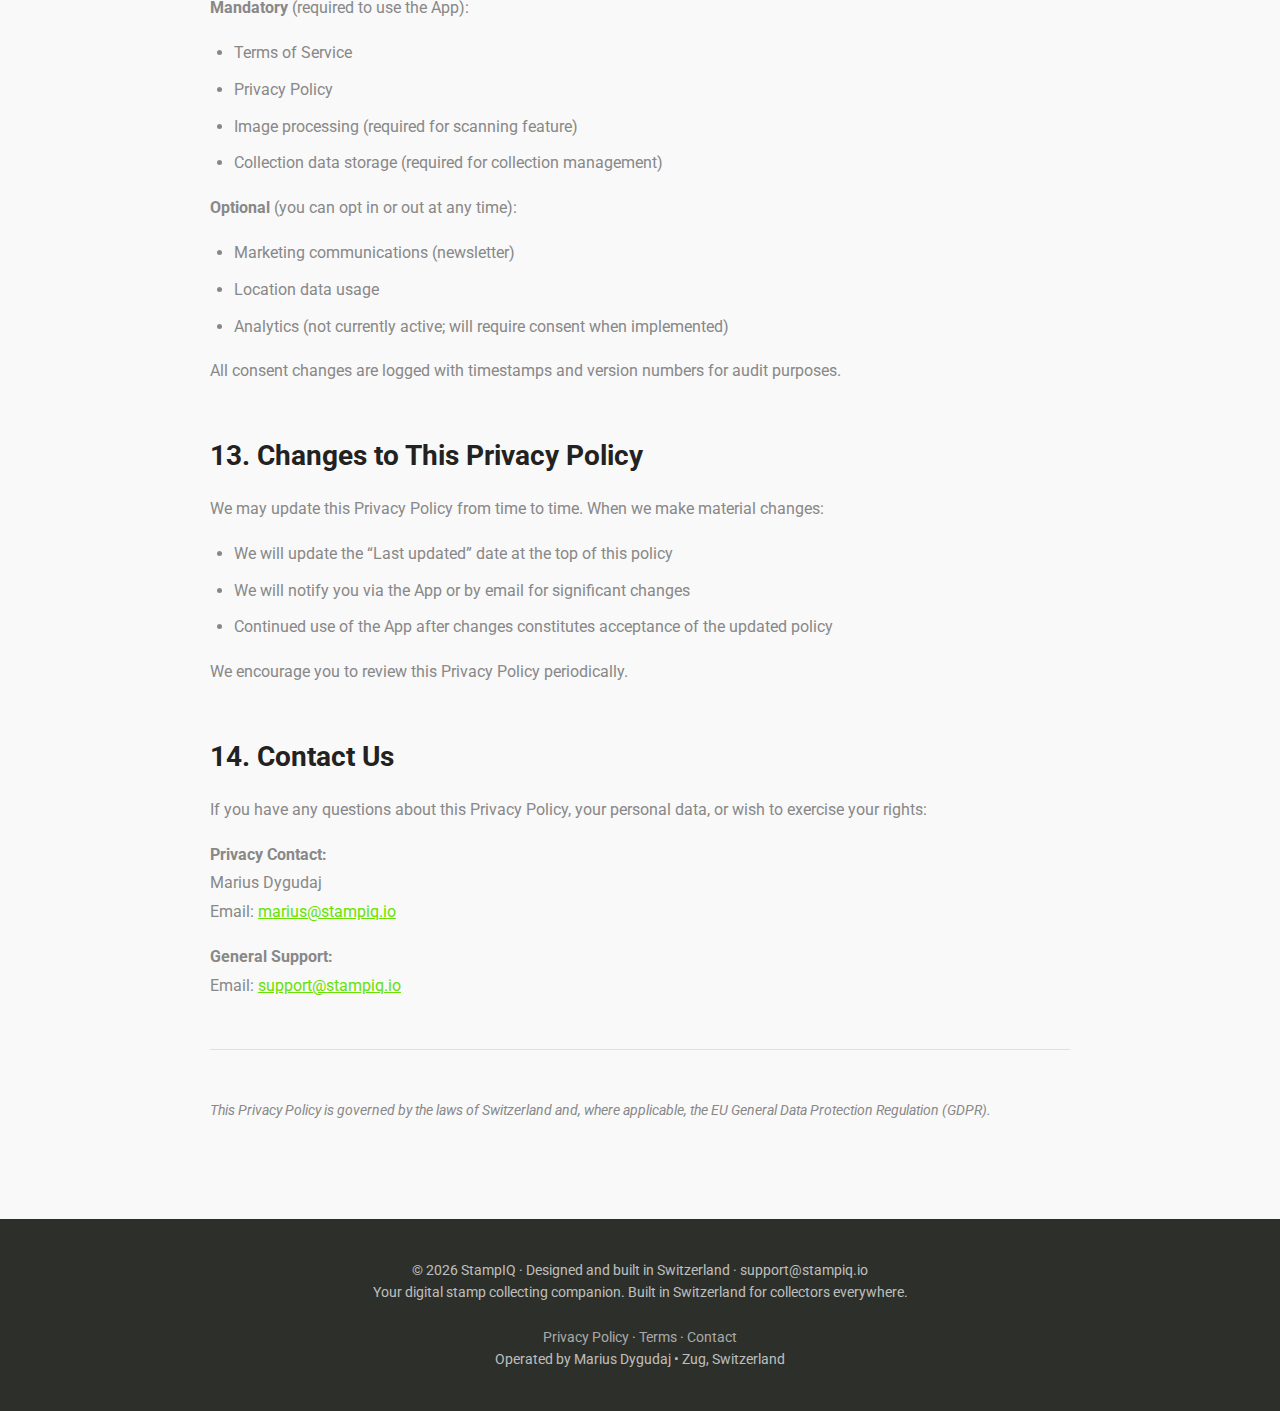
<file: privacy.html>
<!DOCTYPE html>
<html lang="en">

<head>
    <meta charset="UTF-8">
    <meta name="viewport" content="width=device-width, initial-scale=1.0">
    <title data-i18n="privacy.page_title">Privacy Policy – StampIQ</title>
    <meta name="description" content="StampIQ Privacy Policy – Learn how we collect, use, store, and protect your personal data." data-i18n="privacy.meta_description" data-i18n-attr="content">

    <!-- Favicon -->
    <link rel="icon" type="image/png" href="[data-uri]">

    <!-- Google Fonts -->
    <link href="https://fonts.googleapis.com/css2?family=Roboto:wght@300;400;500;600;700;800;900&display=swap"
        rel="stylesheet">

    <link rel="stylesheet" href="styles.css">

    <style>
        .legal-content {
            max-width: 900px;
            margin: 0 auto;
            padding: 140px 20px 80px;
        }

        .legal-content h1 {
            font-size: 42px;
            font-weight: 800;
            line-height: 1.2;
            margin-bottom: 16px;
            background: linear-gradient(90deg, #222222 0%, #66E204 100%) !important;
            -webkit-background-clip: text !important;
            -webkit-text-fill-color: transparent !important;
            background-clip: text !important;
            width: fit-content;
        }

        .legal-content .last-updated {
            color: var(--light-text);
            font-size: 16px;
            margin-bottom: 8px;
        }

        .legal-content .effective-date {
            color: var(--light-text);
            font-size: 16px;
            margin-bottom: 48px;
        }

        .legal-content h2 {
            font-size: 28px;
            font-weight: 700;
            color: var(--dark-text);
            margin-top: 48px;
            margin-bottom: 16px;
        }

        .legal-content h3 {
            font-size: 20px;
            font-weight: 600;
            color: var(--dark-text);
            margin-top: 32px;
            margin-bottom: 12px;
        }

        .legal-content p {
            color: var(--light-text);
            line-height: 1.8;
            margin-bottom: 16px;
            font-size: 16px;
        }

        .legal-content ul {
            color: var(--light-text);
            line-height: 1.8;
            margin-bottom: 16px;
            padding-left: 24px;
        }

        .legal-content li {
            margin-bottom: 8px;
        }

        .back-link {
            display: inline-block;
            color: var(--primary-green);
            text-decoration: none;
            font-weight: 500;
            margin-bottom: 24px;
            transition: color 0.3s ease;
        }

        .back-link:hover {
            color: #52C003;
        }

        .legal-content a {
            color: var(--primary-green);
        }

        .legal-content table {
            width: 100%;
            border-collapse: collapse;
            margin-bottom: 24px;
            font-size: 15px;
        }

        .legal-content table th,
        .legal-content table td {
            border: 1px solid #e0e0e0;
            padding: 12px 16px;
            text-align: left;
            color: var(--light-text);
        }

        .legal-content table th {
            background: #f5f5f5;
            color: var(--dark-text);
            font-weight: 600;
        }

        .legal-content hr {
            border: none;
            border-top: 1px solid #e0e0e0;
            margin: 48px 0;
        }

        .legal-content .footer-note {
            font-style: italic;
            color: var(--light-text);
            font-size: 14px;
        }

        @media (max-width: 768px) {
            .legal-content {
                padding: 120px 16px 60px;
            }

            .legal-content h1 {
                font-size: 32px;
            }

            .legal-content h2 {
                font-size: 22px;
            }

            .legal-content table {
                font-size: 13px;
            }

            .legal-content table th,
            .legal-content table td {
                padding: 8px 10px;
            }
        }
    </style>
</head>

<body>
    <!-- Header -->
    <header id="header">
        <nav class="container">
            <div class="logo">
                <a href="index.html">
                <svg id="Layer_2" data-name="Layer 2" xmlns="http://www.w3.org/2000/svg" viewBox="0 0 705.14 174.29">
                        <defs>
                            <style>
                                .cls-1 { fill: #66e204; }
                                .cls-2 { fill: #222; }
                            </style>
                        </defs>
                        <g id="Layer_1-2" data-name="Layer 1">
                            <g>
                                <g>
                                    <path class="cls-2" d="M261.71,106.35c0-3.58-1.26-6.34-3.79-8.25-2.53-1.92-7.08-3.94-13.66-6.07-6.58-2.13-11.79-4.23-15.62-6.29-10.46-5.65-15.68-13.26-15.68-22.83,0-4.98,1.4-9.41,4.21-13.31,2.8-3.9,6.83-6.95,12.08-9.14,5.25-2.19,11.14-3.29,17.68-3.29s12.44,1.19,17.58,3.57c5.14,2.38,9.14,5.75,11.98,10.09,2.85,4.35,4.27,9.28,4.27,14.8h-18.97c0-4.21-1.33-7.49-3.99-9.84-2.65-2.34-6.39-3.51-11.19-3.51s-8.24.98-10.81,2.94c-2.57,1.96-3.86,4.55-3.86,7.75,0,2.99,1.51,5.5,4.52,7.53,3.01,2.02,7.45,3.92,13.31,5.69,10.79,3.25,18.66,7.27,23.59,12.08,4.93,4.81,7.4,10.79,7.4,17.96,0,7.97-3.01,14.22-9.04,18.75-6.03,4.53-14.15,6.8-24.35,6.8-7.08,0-13.53-1.3-19.35-3.89-5.82-2.59-10.26-6.15-13.31-10.66-3.06-4.51-4.58-9.74-4.58-15.68h19.04c0,10.16,6.07,15.24,18.21,15.24,4.51,0,8.03-.92,10.56-2.75,2.53-1.83,3.79-4.4,3.79-7.68Z"/>
                                    <path class="cls-2" d="M314.26,45.25v16.82h11.7v13.41h-11.7v34.15c0,2.53.49,4.34,1.46,5.44.97,1.1,2.82,1.64,5.57,1.64,2.02,0,3.81-.15,5.38-.44v13.85c-3.59,1.1-7.28,1.65-11.07,1.65-12.82,0-19.35-6.47-19.61-19.42v-36.87h-9.99v-13.41h9.99v-16.82h18.28Z"/>
                                    <path class="cls-2" d="M375.81,130.51c-.85-1.65-1.46-3.69-1.83-6.14-4.43,4.93-10.18,7.4-17.27,7.4-6.71,0-12.26-1.94-16.67-5.82-4.41-3.88-6.61-8.77-6.61-14.67,0-7.25,2.69-12.82,8.06-16.7,5.38-3.88,13.14-5.84,23.31-5.88h8.41v-3.92c0-3.16-.81-5.69-2.44-7.59-1.62-1.9-4.19-2.85-7.69-2.85-3.08,0-5.49.74-7.24,2.21-1.75,1.48-2.62,3.5-2.62,6.07h-18.28c0-3.96,1.22-7.63,3.67-11.01,2.44-3.37,5.9-6.02,10.37-7.94,4.47-1.92,9.49-2.88,15.05-2.88,8.43,0,15.13,2.12,20.08,6.35,4.95,4.24,7.43,10.19,7.43,17.87v29.66c.04,6.49.95,11.41,2.72,14.74v1.08h-18.47ZM360.69,117.8c2.7,0,5.19-.6,7.46-1.8,2.28-1.2,3.96-2.82,5.06-4.84v-11.76h-6.83c-9.15,0-14.02,3.16-14.61,9.49l-.06,1.08c0,2.28.8,4.15,2.4,5.63,1.6,1.48,3.79,2.21,6.58,2.21Z"/>
                                    <path class="cls-2" d="M422.74,62.07l.57,7.65c4.85-5.95,11.4-8.92,19.67-8.92,8.81,0,14.86,3.48,18.15,10.44,4.8-6.96,11.65-10.44,20.56-10.44,7.42,0,12.94,2.16,16.57,6.48,3.63,4.32,5.44,10.83,5.44,19.51v43.7h-18.34v-43.64c0-3.88-.76-6.72-2.27-8.51-1.52-1.79-4.2-2.69-8.03-2.69-5.48,0-9.27,2.61-11.38,7.84l.06,46.99h-18.28v-43.58c0-3.96-.78-6.83-2.34-8.6-1.56-1.77-4.21-2.65-7.97-2.65-5.19,0-8.94,2.15-11.26,6.45v48.39h-18.28V62.07h17.14Z"/>
                                    <path class="cls-2" d="M579.34,96.92c0,10.54-2.4,18.98-7.18,25.33-4.78,6.35-11.25,9.52-19.38,9.52-6.92,0-12.5-2.4-16.76-7.21v32.26h-18.28V62.07h16.95l.63,6.71c4.43-5.31,10.2-7.97,17.33-7.97,8.43,0,14.99,3.12,19.67,9.36,4.68,6.24,7.02,14.84,7.02,25.81v.95ZM561.06,95.6c0-6.37-1.13-11.28-3.39-14.74-2.25-3.46-5.53-5.18-9.83-5.18-5.74,0-9.68,2.19-11.83,6.58v28.02c2.24,4.51,6.22,6.77,11.95,6.77,8.73,0,13.09-7.15,13.09-21.44Z"/>
                                    <path class="cls-1" d="M612.04,130.51h-18.98V38.42h18.98v92.09Z"/>
                                    <path class="cls-1" d="M705.14,86.55c0,8.6-1.39,16.08-4.17,22.42-2.79,6.35-6.64,11.44-11.58,15.28l15.31,12.02-12.08,10.69-19.6-15.75c-2.24.38-4.55.57-6.96.57-7.63,0-14.44-1.83-20.43-5.5-5.99-3.67-10.63-8.91-13.92-15.72-3.29-6.81-4.95-14.64-4.99-23.5v-4.55c0-9.07,1.63-17.05,4.9-23.94,3.27-6.89,7.88-12.18,13.85-15.87,5.97-3.69,12.79-5.53,20.46-5.53s14.49,1.85,20.47,5.53c5.97,3.69,10.58,8.98,13.85,15.87,3.26,6.89,4.9,14.85,4.9,23.88v4.11ZM685.91,82.38c0-9.65-1.73-16.99-5.19-22.01s-8.39-7.53-14.8-7.53-11.28,2.48-14.73,7.43c-3.46,4.95-5.21,12.22-5.25,21.79v4.49c0,9.4,1.73,16.7,5.19,21.88,3.45,5.18,8.43,7.78,14.92,7.78s11.26-2.5,14.67-7.49c3.42-5,5.15-12.28,5.19-21.85v-4.49Z"/>
                                </g>
                                <g>
                                    <path class="cls-1" d="M17.31,75.05V25.3c0-4.41,3.59-8,7.99-8h49.76V0H25.3C11.35,0,0,11.35,0,25.3v49.75h17.31Z"/>
                                    <path class="cls-1" d="M156.98,99.24v49.75c0,4.41-3.59,8-8,8h-49.75v17.31h49.75c13.95,0,25.3-11.35,25.3-25.3v-49.75h-17.31Z"/>
                                    <path class="cls-1" d="M75.05,156.99H25.3c-4.41,0-7.99-3.59-7.99-8v-49.75H0v49.75c0,13.95,11.35,25.3,25.3,25.3h49.76v-17.31Z"/>
                                    <path class="cls-2" d="M142.03,97.38v-10.23h-54.92v-54.89h-10.2c-.75,6.09-5.88,10.83-12.17,10.83s-11.43-4.74-12.17-10.83h-20.31v20.31c6.09.75,10.83,5.88,10.83,12.17s-4.74,11.43-10.83,12.17v20.46c6.09.74,10.83,5.88,10.83,12.17s-4.74,11.43-10.83,12.17v20.31h20.31c.74-6.09,5.88-10.83,12.17-10.83s11.43,4.74,12.17,10.83h20.46c.75-6.09,5.88-10.83,12.17-10.83s11.43,4.74,12.17,10.83h20.31v-20.31c-6.09-.74-10.83-5.88-10.83-12.17s4.74-11.43,10.83-12.17Z"/>
                                    <rect class="cls-1" x="114.59" y="59.67" width="27.48" height="27.48"/>
                                    <rect class="cls-1" x="87.12" y="32.19" width="27.48" height="27.48"/>
                                    <rect class="cls-1" x="142.07" y="32.19" width="27.48" height="27.48"/>
                                    <rect class="cls-1" x="114.59" y="4.71" width="27.48" height="27.48"/>
                                </g>
                            </g>
                        </g>
                    </svg>
                </a>
            </div>
            <div class="swiss-badge">
                <svg viewBox="0 0 32 32" width="16" height="16" style="margin-right: 6px;">
                    <rect width="32" height="32" fill="#FF0000"/>
                    <rect x="13" y="6" width="6" height="20" fill="white"/>
                    <rect x="6" y="13" width="20" height="6" fill="white"/>
                </svg>
                <span data-i18n="badge.swiss_made">Swiss Made</span>
            </div>
            <div class="hero-badge" data-i18n="badge.launching">Launching Early 2026</div>
            <div class="language-selector">
                    <button class="language-btn" id="languageBtn">
                        <span class="flag">🇺🇸</span>
                        <span class="lang-code">EN</span>
                        <svg class="chevron" width="12" height="12" viewBox="0 0 12 12" fill="none">
                            <path d="M3 4.5L6 7.5L9 4.5" stroke="currentColor" stroke-width="1.5" stroke-linecap="round" stroke-linejoin="round"/>
                        </svg>
                    </button>
                    <div class="language-dropdown" id="languageDropdown">
                        <a href="#" class="language-option active" data-lang="en"><span class="flag">🇺🇸</span><span class="lang-code">EN</span></a>
                        <a href="#" class="language-option" data-lang="de"><span class="flag">🇩🇪</span><span class="lang-code">DE</span></a>
                        <a href="#" class="language-option" data-lang="nl"><span class="flag">🇳🇱</span><span class="lang-code">NL</span></a>
                        <a href="#" class="language-option" data-lang="pl"><span class="flag">🇵🇱</span><span class="lang-code">PL</span></a>
                        <a href="#" class="language-option" data-lang="fr"><span class="flag">🇫🇷</span><span class="lang-code">FR</span></a>
                        <a href="#" class="language-option" data-lang="it"><span class="flag">🇮🇹</span><span class="lang-code">IT</span></a>
                    </div>
                </div>
            </div>
        </nav>
    </header>

    <!-- Privacy Policy Content -->
    <section class="legal-content">
        <a href="index.html" class="back-link" data-i18n="legal.back_link">← Back to Home</a>

        <h1 data-i18n="privacy.heading">Privacy Policy</h1>
        <p class="last-updated" data-i18n="legal.last_updated">Last updated: March 17, 2026</p>
        <p class="effective-date" data-i18n="privacy.effective_date">Effective date: [INSERT LAUNCH DATE]</p>

        <!-- Section 1: Introduction -->
        <h2 data-i18n="privacy.s1_title">1. Introduction</h2>
        <p data-i18n="privacy.s1_p1">This Privacy Policy explains how StampIQ ("we," "us," or "our"), operated by Marius Dygudaj, Zug, Switzerland, collects, uses, stores, and protects your personal data when you use the StampIQ mobile application (the "App").</p>
        <p data-i18n="privacy.s1_p2">We are committed to protecting your privacy in accordance with the Swiss Federal Act on Data Protection (FADP/nDSG), the EU General Data Protection Regulation (GDPR), and applicable data protection laws in the European Economic Area (EEA) and Switzerland.</p>
        <p data-i18n="privacy.s1_data_controller"><strong>Data Controller:</strong><br>Marius Dygudaj<br>Zug, Switzerland<br>Email: <a href="mailto:marius@stampiq.io">marius@stampiq.io</a></p>

        <!-- Section 2: Scope -->
        <h2 data-i18n="privacy.s2_title">2. Scope</h2>
        <p data-i18n="privacy.s2_p1">This Privacy Policy applies to all users of the StampIQ App in the European Union, the European Economic Area, and Switzerland. The App is not offered or available outside these regions.</p>

        <!-- Section 3: Data We Collect -->
        <h2 data-i18n="privacy.s3_title">3. Data We Collect</h2>

        <h3 data-i18n="privacy.s3_1_title">3.1 Account Data (provided by you)</h3>
        <p data-i18n="privacy.s3_1_p1">When you register for an account, we collect:</p>
        <ul>
            <li data-i18n="privacy.s3_1_li1">Email address</li>
            <li data-i18n="privacy.s3_1_li2">Password (stored in hashed form on our servers)</li>
            <li data-i18n="privacy.s3_1_li3">First name and last name</li>
            <li data-i18n="privacy.s3_1_li4">Username</li>
            <li data-i18n="privacy.s3_1_li5">Country of residence</li>
            <li data-i18n="privacy.s3_1_li6">Preferred language</li>
            <li data-i18n="privacy.s3_1_li7">Collector type (e.g., casual, enthusiast, professional)</li>
        </ul>
        <p data-i18n="privacy.s3_1_p2">You may optionally provide:</p>
        <ul>
            <li data-i18n="privacy.s3_1_li8">Profile picture (avatar)</li>
            <li data-i18n="privacy.s3_1_li9">Currency preference</li>
            <li data-i18n="privacy.s3_1_li10">Timezone</li>
        </ul>

        <h3 data-i18n="privacy.s3_2_title">3.2 Collection Data (provided by you)</h3>
        <p data-i18n="privacy.s3_2_p1">When you use the App to manage your stamp collection, we store:</p>
        <ul>
            <li data-i18n="privacy.s3_2_li1">Stamps you add to your collection (catalog references, conditions, acquisition details, notes)</li>
            <li data-i18n="privacy.s3_2_li2">Wishlist entries</li>
            <li data-i18n="privacy.s3_2_li3">Stamp images you upload (front, back, detail photos)</li>
            <li data-i18n="privacy.s3_2_li4">Certificates of authenticity you upload (images or PDFs)</li>
            <li data-i18n="privacy.s3_2_li5">Collection statistics derived from your data</li>
            <li data-i18n="privacy.s3_2_li6">Bulk import data (Excel/CSV files you upload)</li>
        </ul>

        <h3 data-i18n="privacy.s3_3_title">3.3 Scan Data</h3>
        <p data-i18n="privacy.s3_3_p1">When you use the stamp scanning feature:</p>
        <ul>
            <li data-i18n="privacy.s3_3_li1">Your device camera captures an image of the stamp</li>
            <li data-i18n="privacy.s3_3_li2">A local detection model on your device (SigiSpot) locates and crops stamps from the image</li>
            <li data-i18n="privacy.s3_3_li3">The cropped stamp image and the original photo are sent to our servers, where our proprietary recognition system (SigiVision) identifies and matches stamps against our catalog</li>
            <li data-i18n="privacy.s3_3_li4">Scan results, including matched stamps and confidence scores, are stored on our servers</li>
            <li data-i18n="privacy.s3_3_li5">Feedback you provide on scan accuracy is stored</li>
        </ul>

        <h3 data-i18n="privacy.s3_4_title">3.4 Chat Data (Sigi AI Assistant)</h3>
        <p data-i18n="privacy.s3_4_p1">When you interact with Sigi, our AI assistant:</p>
        <ul>
            <li data-i18n="privacy.s3_4_li1">Your messages are sent to our servers</li>
            <li data-i18n="privacy.s3_4_li2">Our servers forward your messages to OpenAI (GPT-4o / GPT-4o-mini) for processing</li>
            <li data-i18n="privacy.s3_4_li3">Conversation history is stored on our servers</li>
            <li data-i18n="privacy.s3_4_li4">To personalize responses, Sigi may access: your display name, collector type, experience level, preferred language, collection statistics (total stamps, variations, countries, themes), unlocked countries, recent collection activity (up to 3 recent stamps), and recent scan history (up to 5 scans including stamp names, countries, years, and catalog numbers). When you attach specific stamps to a message, Sigi also receives those stamps' catalog details and your collection status for them.</li>
        </ul>
        <p data-i18n="privacy.s3_4_p2"><strong>Important:</strong> OpenAI processes your chat messages as a data processor on our behalf. OpenAI does <strong>not</strong> use your data to train its models. We have a Data Processing Agreement (DPA) with OpenAI that includes EU Standard Contractual Clauses. See Section 7 for more information on international data transfers.</p>

        <h3 data-i18n="privacy.s3_5_title">3.5 Collection Insights</h3>
        <p data-i18n="privacy.s3_5_p1">When you view AI-generated collection insights:</p>
        <ul>
            <li data-i18n="privacy.s3_5_li1">Collection summary data for a specific country is sent to our servers, including: your collector type, total stamps owned versus total available, completion percentage, recent activity (stamps added in the last 30 days), your most valuable stamp (name, value, currency, catalog number), series-by-series progress (collected versus total, completion percentages), and certification counts</li>
            <li data-i18n="privacy.s3_5_li2">Our servers use OpenAI to generate personalized insights based on this summary data</li>
            <li data-i18n="privacy.s3_5_li3">Generated insights are cached on our servers</li>
        </ul>

        <h3 data-i18n="privacy.s3_6_title">3.6 Payment Data</h3>
        <p data-i18n="privacy.s3_6_p1">When you subscribe to a paid plan:</p>
        <ul>
            <li data-i18n="privacy.s3_6_li1">Payment processing is handled entirely by Stripe, Inc.</li>
            <li data-i18n="privacy.s3_6_li2">We do <strong>not</strong> receive, store, or process your payment card details</li>
            <li data-i18n="privacy.s3_6_li3">We receive from Stripe: subscription status, plan details, billing period, and transaction identifiers</li>
            <li data-i18n="privacy.s3_6_li4">Stripe's own privacy policy applies to the payment data they collect</li>
        </ul>

        <h3 data-i18n="privacy.s3_7_title">3.7 Device and Technical Data</h3>
        <p data-i18n="privacy.s3_7_p1">We automatically collect:</p>
        <ul>
            <li data-i18n="privacy.s3_7_li1">Device identifier (a unique ID generated by the App)</li>
            <li data-i18n="privacy.s3_7_li2">Device name and type (e.g., "iPhone 14," "Samsung Galaxy S21")</li>
            <li data-i18n="privacy.s3_7_li3">Device operating system and version</li>
            <li data-i18n="privacy.s3_7_li4">Device language setting</li>
            <li data-i18n="privacy.s3_7_li5">App version</li>
        </ul>

        <h3 data-i18n="privacy.s3_8_title">3.8 Location Data (optional)</h3>
        <p data-i18n="privacy.s3_8_p1">If you grant location permission:</p>
        <ul>
            <li data-i18n="privacy.s3_8_li1">Your approximate location is used to display your position on the stamp map</li>
            <li data-i18n="privacy.s3_8_li2">Location data is processed on-device and is <strong>not</strong> stored on our servers</li>
            <li data-i18n="privacy.s3_8_li3">We use OpenStreetMap (Nominatim) for reverse geocoding (converting coordinates to place names)</li>
            <li data-i18n="privacy.s3_8_li4">You can revoke location permission at any time in your device settings</li>
        </ul>

        <h3 data-i18n="privacy.s3_9_title">3.9 Website Data (stampiq.io)</h3>
        <p data-i18n="privacy.s3_9_p1">When you visit our website or sign up for our waitlist, we collect:</p>
        <ul>
            <li data-i18n="privacy.s3_9_li1"><strong>Email address</strong> — provided by you when joining the waitlist</li>
            <li data-i18n="privacy.s3_9_li2"><strong>IP address</strong> — collected at the time of form submission and used to determine your approximate country via a third-party geolocation service (ip-api.com)</li>
            <li data-i18n="privacy.s3_9_li3"><strong>Country</strong> — derived from your IP address</li>
            <li data-i18n="privacy.s3_9_li4"><strong>Signup timestamp</strong> — when you joined the waitlist</li>
        </ul>
        <p data-i18n="privacy.s3_9_p2">Waitlist data is stored using Google Sheets (Google LLC). We use this data solely to manage the waitlist, send you launch updates, and notify you of early access opportunities. We do not send unrelated marketing emails and do not share your email with third parties for marketing.</p>
        <p data-i18n="privacy.s3_9_p3">Waitlist data is retained until you create an App account or request deletion. If you do not create an account within 6 months after the App's public launch, your waitlist data will be deleted.</p>

        <h3 data-i18n="privacy.s3_10_title">3.10 Data We Do Not Collect</h3>
        <ul>
            <li data-i18n="privacy.s3_10_li1">We do <strong>not</strong> use advertising SDKs or ad tracking</li>
            <li data-i18n="privacy.s3_10_li2">We do <strong>not</strong> use third-party analytics services (as of the date of this policy)</li>
            <li data-i18n="privacy.s3_10_li3">We do <strong>not</strong> collect data from children under 16 (see Section 10)</li>
            <li data-i18n="privacy.s3_10_li4">We do <strong>not</strong> sell your personal data to any third party</li>
        </ul>

        <!-- Section 4: How We Use Your Data -->
        <h2 data-i18n="privacy.s4_title">4. How We Use Your Data</h2>
        <p data-i18n="privacy.s4_p1">We process your personal data for the following purposes and legal bases:</p>
        <div data-i18n="privacy.s4_table"></div>

        <h3 data-i18n="privacy.s4_1_title">4.1 Use of Scan Images for Model Improvement</h3>
        <p data-i18n="privacy.s4_1_p1">When you use the stamp scanning feature, you agree that we may use the scanned stamp images to improve and train our proprietary stamp recognition system (SigiVision). SigiVision runs entirely on our own infrastructure — no third-party AI service is used for recognition model training.</p>
        <p data-i18n="privacy.s4_1_p2">You consent to this use through the mandatory image processing consent at registration and before your first scan. This consent is a condition of using the scanning feature.</p>

        <!-- Section 5: How We Share Your Data -->
        <h2 data-i18n="privacy.s5_title">5. How We Share Your Data</h2>
        <p data-i18n="privacy.s5_p1">We do <strong>not</strong> sell your personal data. We share data only with the following categories of recipients, acting as data processors or independent controllers:</p>

        <h3 data-i18n="privacy.s5_1_title">5.1 Service Providers (Data Processors)</h3>
        <div data-i18n="privacy.s5_1_table"></div>

        <h3 data-i18n="privacy.s5_2_title">5.2 Legal Requirements</h3>
        <p data-i18n="privacy.s5_2_p1">We may disclose your data if required by law, regulation, legal process, or governmental request, or to protect the rights, property, or safety of StampIQ, our users, or the public.</p>

        <!-- Section 6: Data Storage and Security -->
        <h2 data-i18n="privacy.s6_title">6. Data Storage and Security</h2>

        <h3 data-i18n="privacy.s6_1_title">6.1 Where We Store Your Data</h3>
        <ul>
            <li data-i18n="privacy.s6_1_li1"><strong>Server-side data</strong> (accounts, collections, images, chat history): AWS eu-central-1 (Frankfurt, Germany)</li>
            <li data-i18n="privacy.s6_1_li2"><strong>On-device data</strong> (authentication tokens, preferences, cached data): Stored locally on your device using encrypted storage (iOS Keychain / Android Keystore via FlutterSecureStorage)</li>
        </ul>

        <h3 data-i18n="privacy.s6_2_title">6.2 Security Measures</h3>
        <ul>
            <li data-i18n="privacy.s6_2_li1">All data transmitted between the App and our servers is encrypted using TLS/HTTPS</li>
            <li data-i18n="privacy.s6_2_li2">Passwords are stored in hashed form (never in plain text)</li>
            <li data-i18n="privacy.s6_2_li3">Authentication tokens are stored in your device's secure enclave</li>
            <li data-i18n="privacy.s6_2_li4">Our local detection model (SigiSpot) is AES-256-CBC encrypted on your device</li>
            <li data-i18n="privacy.s6_2_li5">Access to our production infrastructure is restricted and monitored</li>
        </ul>
        <p data-i18n="privacy.s6_2_p1">While we implement industry-standard security measures, no system is 100% secure. We cannot guarantee absolute security of your data.</p>

        <!-- Section 7: International Data Transfers -->
        <h2 data-i18n="privacy.s7_title">7. International Data Transfers</h2>
        <p data-i18n="privacy.s7_p1">Your data is primarily stored and processed within the EU/EEA (AWS Frankfurt). However, certain services involve transfers of personal data outside the EU/EEA:</p>

        <h3 data-i18n="privacy.s7_1_title">7.1 OpenAI (United States)</h3>
        <p data-i18n="privacy.s7_1_p1">Chat messages sent to Sigi and collection data used for insights are processed by OpenAI in the United States. This transfer is protected by:</p>
        <ul>
            <li data-i18n="privacy.s7_1_li1">A Data Processing Agreement (DPA) with OpenAI</li>
            <li data-i18n="privacy.s7_1_li2">EU Standard Contractual Clauses (SCCs) incorporated in the DPA</li>
            <li data-i18n="privacy.s7_1_li3">OpenAI's commitment not to use API data for model training (all sharing options are disabled in our account)</li>
        </ul>

        <h3 data-i18n="privacy.s7_2_title">7.2 Stripe (United States)</h3>
        <p data-i18n="privacy.s7_2_p1">Stripe may process certain payment data in the United States. This transfer is protected by:</p>
        <ul>
            <li data-i18n="privacy.s7_2_li1">Stripe's Data Processing Agreement</li>
            <li data-i18n="privacy.s7_2_li2">EU Standard Contractual Clauses (SCCs)</li>
            <li data-i18n="privacy.s7_2_li3">Stripe's compliance with EU data protection requirements</li>
        </ul>

        <h3 data-i18n="privacy.s7_3_title">7.3 Google (Worldwide)</h3>
        <p data-i18n="privacy.s7_3_p1">Google Maps may process limited technical data (IP address, map tile requests) in various locations. This transfer is protected by:</p>
        <ul>
            <li data-i18n="privacy.s7_3_li1">Google's Data Processing Terms</li>
            <li data-i18n="privacy.s7_3_li2">EU Standard Contractual Clauses (SCCs)</li>
        </ul>
        <p data-i18n="privacy.s7_3_p2">The map feature is optional. You are not required to use it, and you can navigate away from the map screen at any time.</p>

        <!-- Section 8: Data Retention -->
        <h2 data-i18n="privacy.s8_title">8. Data Retention</h2>
        <p data-i18n="privacy.s8_p1">We retain your data for the following periods:</p>
        <div data-i18n="privacy.s8_table"></div>

        <h3 data-i18n="privacy.s8_1_title">8.1 Account Deletion</h3>
        <p data-i18n="privacy.s8_1_p1">When you delete your account:</p>
        <ul>
            <li data-i18n="privacy.s8_1_li1">Your data is marked for deletion and becomes inaccessible immediately</li>
            <li data-i18n="privacy.s8_1_li2">All personal data is permanently deleted within 30 days</li>
            <li data-i18n="privacy.s8_1_li3">Financial/transaction records are retained for 10 years as required by Swiss law (anonymized where possible)</li>
        </ul>

        <h3 data-i18n="privacy.s8_2_title">8.2 Inactive Accounts</h3>
        <ul>
            <li data-i18n="privacy.s8_2_li1">After <strong>24 months</strong> of inactivity (no login), we will send you a notification</li>
            <li data-i18n="privacy.s8_2_li2">After <strong>36 months</strong> of continuous inactivity, your account and all associated data will be permanently deleted</li>
            <li data-i18n="privacy.s8_2_li3">We will attempt to notify you before deletion via the email address on your account</li>
        </ul>

        <!-- Section 9: Your Rights -->
        <h2 data-i18n="privacy.s9_title">9. Your Rights</h2>
        <p data-i18n="privacy.s9_p1">Under GDPR and the Swiss FADP, you have the following rights:</p>

        <h3 data-i18n="privacy.s9_1_title">9.1 Right of Access (Art. 15 GDPR)</h3>
        <p data-i18n="privacy.s9_1_p1">You can request a copy of all personal data we hold about you.</p>

        <h3 data-i18n="privacy.s9_2_title">9.2 Right to Rectification (Art. 16 GDPR)</h3>
        <p data-i18n="privacy.s9_2_p1">You can request correction of inaccurate personal data. You can also update most of your data directly in the App settings.</p>

        <h3 data-i18n="privacy.s9_3_title">9.3 Right to Erasure (Art. 17 GDPR)</h3>
        <p data-i18n="privacy.s9_3_p1">You can request deletion of your personal data. You can also delete your account directly in the App.</p>

        <h3 data-i18n="privacy.s9_4_title">9.4 Right to Data Portability (Art. 20 GDPR)</h3>
        <p data-i18n="privacy.s9_4_p1">You can request your data in a structured, commonly used, machine-readable format.</p>

        <h3 data-i18n="privacy.s9_5_title">9.5 Right to Restrict Processing (Art. 18 GDPR)</h3>
        <p data-i18n="privacy.s9_5_p1">You can request that we restrict the processing of your data in certain circumstances.</p>

        <h3 data-i18n="privacy.s9_6_title">9.6 Right to Object (Art. 21 GDPR)</h3>
        <p data-i18n="privacy.s9_6_p1">You can object to processing based on legitimate interests, including the use of your scan images for model improvement.</p>

        <h3 data-i18n="privacy.s9_7_title">9.7 Right to Withdraw Consent (Art. 7(3) GDPR)</h3>
        <p data-i18n="privacy.s9_7_p1">You can withdraw any consent you have given at any time. Withdrawal does not affect the lawfulness of processing before the withdrawal. You can manage your consents in the App settings or by contacting us.</p>

        <h3 data-i18n="privacy.s9_8_title">9.8 How to Exercise Your Rights</h3>
        <p data-i18n="privacy.s9_8_p1">You can exercise your rights:</p>
        <ul>
            <li data-i18n="privacy.s9_8_li1"><strong>In the App:</strong> Through the Privacy section in your account settings</li>
            <li data-i18n="privacy.s9_8_li2"><strong>By email:</strong> <a href="mailto:marius@stampiq.io">marius@stampiq.io</a></li>
        </ul>
        <p data-i18n="privacy.s9_8_p2">We will respond to your request within <strong>30 days</strong>. If we need more time (up to 60 additional days for complex requests), we will inform you.</p>

        <h3 data-i18n="privacy.s9_9_title">9.9 Right to Lodge a Complaint</h3>
        <p data-i18n="privacy.s9_9_p1">You have the right to lodge a complaint with:</p>
        <ul>
            <li data-i18n="privacy.s9_9_li1"><strong>Switzerland:</strong> Federal Data Protection and Information Commissioner (FDPIC) — edoeb.admin.ch</li>
            <li data-i18n="privacy.s9_9_li2"><strong>EU/EEA:</strong> Your local data protection supervisory authority</li>
        </ul>

        <!-- Section 10: Children's Privacy -->
        <h2 data-i18n="privacy.s10_title">10. Children's Privacy</h2>
        <p data-i18n="privacy.s10_p1">StampIQ is not intended for use by anyone under the age of <strong>16</strong>. We do not knowingly collect personal data from children under 16.</p>
        <p data-i18n="privacy.s10_p2">If you are under 16, you may not create an account or use the App. If we become aware that we have collected personal data from a child under 16, we will promptly delete that data.</p>
        <p data-i18n="privacy.s10_p3">If you believe a child under 16 has provided us with personal data, please contact us at <a href="mailto:marius@stampiq.io">marius@stampiq.io</a>.</p>

        <!-- Section 11: Cookies and Tracking -->
        <h2 data-i18n="privacy.s11_title">11. Cookies and Tracking</h2>
        <p data-i18n="privacy.s11_p1">The StampIQ App does not use cookies or web tracking technologies. We do not use third-party analytics or advertising SDKs.</p>
        <p data-i18n="privacy.s11_p2">If we introduce analytics in the future, we will update this Privacy Policy and request your consent before collecting any analytics data.</p>

        <!-- Section 12: Consent Management -->
        <h2 data-i18n="privacy.s12_title">12. Consent Management</h2>
        <p data-i18n="privacy.s12_p1">The App implements a granular consent system. At registration and within the App settings, you can manage the following consents:</p>
        <p data-i18n="privacy.s12_p2"><strong>Mandatory</strong> (required to use the App):</p>
        <ul>
            <li data-i18n="privacy.s12_li1">Terms of Service</li>
            <li data-i18n="privacy.s12_li2">Privacy Policy</li>
            <li data-i18n="privacy.s12_li3">Image processing (required for scanning feature)</li>
            <li data-i18n="privacy.s12_li4">Collection data storage (required for collection management)</li>
        </ul>
        <p data-i18n="privacy.s12_p3"><strong>Optional</strong> (you can opt in or out at any time):</p>
        <ul>
            <li data-i18n="privacy.s12_li5">Marketing communications (newsletter)</li>
            <li data-i18n="privacy.s12_li6">Location data usage</li>
            <li data-i18n="privacy.s12_li7">Analytics (not currently active; will require consent when implemented)</li>
        </ul>
        <p data-i18n="privacy.s12_p4">All consent changes are logged with timestamps and version numbers for audit purposes.</p>

        <!-- Section 13: Changes -->
        <h2 data-i18n="privacy.s13_title">13. Changes to This Privacy Policy</h2>
        <p data-i18n="privacy.s13_p1">We may update this Privacy Policy from time to time. When we make material changes:</p>
        <ul>
            <li data-i18n="privacy.s13_li1">We will update the "Last updated" date at the top of this policy</li>
            <li data-i18n="privacy.s13_li2">We will notify you via the App or by email for significant changes</li>
            <li data-i18n="privacy.s13_li3">Continued use of the App after changes constitutes acceptance of the updated policy</li>
        </ul>
        <p data-i18n="privacy.s13_p2">We encourage you to review this Privacy Policy periodically.</p>

        <!-- Section 14: Contact -->
        <h2 data-i18n="privacy.s14_title">14. Contact Us</h2>
        <p data-i18n="privacy.s14_p1">If you have any questions about this Privacy Policy, your personal data, or wish to exercise your rights:</p>
        <p data-i18n="privacy.s14_contact_privacy"><strong>Privacy Contact:</strong><br>Marius Dygudaj<br>Email: <a href="mailto:marius@stampiq.io">marius@stampiq.io</a></p>
        <p data-i18n="privacy.s14_contact_support"><strong>General Support:</strong><br>Email: <a href="mailto:support@stampiq.io">support@stampiq.io</a></p>

        <hr>
        <p class="footer-note" data-i18n="privacy.footer">This Privacy Policy is governed by the laws of Switzerland and, where applicable, the EU General Data Protection Regulation (GDPR).</p>
    </section>

    <!-- Footer -->
    <footer>
        <div class="container">
            <p style="color: rgba(255,255,255,0.7); font-size:14px; line-height:1.6;">
                <span data-i18n="footer.copyright">© 2025 StampIQ. Keep Collecting Smarter.</span><br>
                <span data-i18n="footer.tagline">Designed and built in Switzerland for collectors everywhere.</span><br><br>
                <a href="privacy.html" style="color: rgba(255,255,255,0.6); text-decoration:none;" data-i18n="footer.privacy_policy">Privacy Policy</a> ·
                <a href="terms.html" style="color: rgba(255,255,255,0.6); text-decoration:none;" data-i18n="footer.terms">Terms</a> ·
                <a href="mailto:contact@stampiq.io" style="color: rgba(255,255,255,0.6); text-decoration:none;" data-i18n="footer.contact">Contact</a>
                <br>
                <span data-i18n="footer.operated_by">Operated by Marius Dygudaj • Zug, Switzerland</span>
            </p>
        </div>
    </footer>

    <script>
        // Language selector
        const languageBtn = document.getElementById('languageBtn');
        const languageDropdown = document.getElementById('languageDropdown');

        if (languageBtn && languageDropdown) {
            languageBtn.addEventListener('click', function(e) {
                e.stopPropagation();
                languageDropdown.classList.toggle('show');
                languageBtn.classList.toggle('active');
            });

            document.addEventListener('click', function(e) {
                if (!languageBtn.contains(e.target) && !languageDropdown.contains(e.target)) {
                    languageDropdown.classList.remove('show');
                    languageBtn.classList.remove('active');
                }
            });
        }

        // Header scroll effect
        window.addEventListener('scroll', function () {
            const header = document.getElementById('header');
            if (window.scrollY > 50) {
                header.style.padding = '10px 0';
                header.style.boxShadow = '0 2px 20px rgba(0, 0, 0, 0.1)';
            } else {
                header.style.padding = '20px 0';
                header.style.boxShadow = '0 2px 10px rgba(0, 0, 0, 0.05)';
            }
        });

        // Translation System
        let translations = {};
        let currentLanguage = 'en';

        async function loadTranslations() {
            try {
                // Load both main translations (for header/footer) and legal translations
                const [mainResponse, legalResponse] = await Promise.all([
                    fetch('translations.json'),
                    fetch('translations-legal.json')
                ]);
                const mainData = await mainResponse.json();
                const legalData = await legalResponse.json();

                translations = {};
                [...mainData, ...legalData].forEach(item => {
                    if (item.key) {
                        translations[item.key] = {
                            en: item.en,
                            de: item.de,
                            nl: item.nl,
                            pl: item.pl,
                            fr: item.fr,
                            it: item.it
                        };
                    }
                });

                const savedLanguage = localStorage.getItem('language');
                const browserLanguage = navigator.language.split('-')[0];
                const supportedLanguages = ['en', 'de', 'nl', 'pl', 'fr', 'it'];

                if (savedLanguage && supportedLanguages.includes(savedLanguage)) {
                    currentLanguage = savedLanguage;
                } else if (supportedLanguages.includes(browserLanguage)) {
                    currentLanguage = browserLanguage;
                } else {
                    currentLanguage = 'en';
                }

                applyTranslations(currentLanguage);
                updateLanguageButton(currentLanguage);
            } catch (error) {
                console.error('Failed to load translations:', error);
            }
        }

        function applyTranslations(lang) {
            document.querySelectorAll('[data-i18n]').forEach(element => {
                const key = element.getAttribute('data-i18n');
                if (translations[key] && translations[key][lang]) {
                    const attr = element.getAttribute('data-i18n-attr');
                    if (attr) {
                        element.setAttribute(attr, translations[key][lang]);
                    } else {
                        element.innerHTML = translations[key][lang];
                    }
                }
            });
            currentLanguage = lang;
        }

        function updateLanguageButton(lang) {
            const languageBtn = document.getElementById('languageBtn');
            if (languageBtn) {
                const langMap = {
                    'en': { flag: '🇺🇸', code: 'EN' },
                    'de': { flag: '🇩🇪', code: 'DE' },
                    'nl': { flag: '🇳🇱', code: 'NL' },
                    'pl': { flag: '🇵🇱', code: 'PL' },
                    'fr': { flag: '🇫🇷', code: 'FR' },
                    'it': { flag: '🇮🇹', code: 'IT' }
                };
                const langInfo = langMap[lang] || langMap['en'];
                const flagSpan = languageBtn.querySelector('.flag');
                const langCodeSpan = languageBtn.querySelector('.lang-code');
                if (flagSpan) flagSpan.textContent = langInfo.flag;
                if (langCodeSpan) langCodeSpan.textContent = langInfo.code;
            }
        }

        function changeLanguage(lang) {
            applyTranslations(lang);
            updateLanguageButton(lang);
            localStorage.setItem('language', lang);

            document.querySelectorAll('.language-option').forEach(option => {
                option.classList.remove('active');
                if (option.getAttribute('data-lang') === lang) {
                    option.classList.add('active');
                }
            });

            const languageDropdown = document.getElementById('languageDropdown');
            const languageBtn = document.getElementById('languageBtn');
            if (languageDropdown && languageBtn) {
                languageDropdown.classList.remove('show');
                languageBtn.classList.remove('active');
            }
        }

        document.addEventListener('DOMContentLoaded', function() {
            loadTranslations();

            document.querySelectorAll('.language-option').forEach(option => {
                option.addEventListener('click', function(e) {
                    e.preventDefault();
                    const lang = this.getAttribute('data-lang');
                    if (lang) changeLanguage(lang);
                });
            });
        });
    </script>
</body>

</html>
</file>
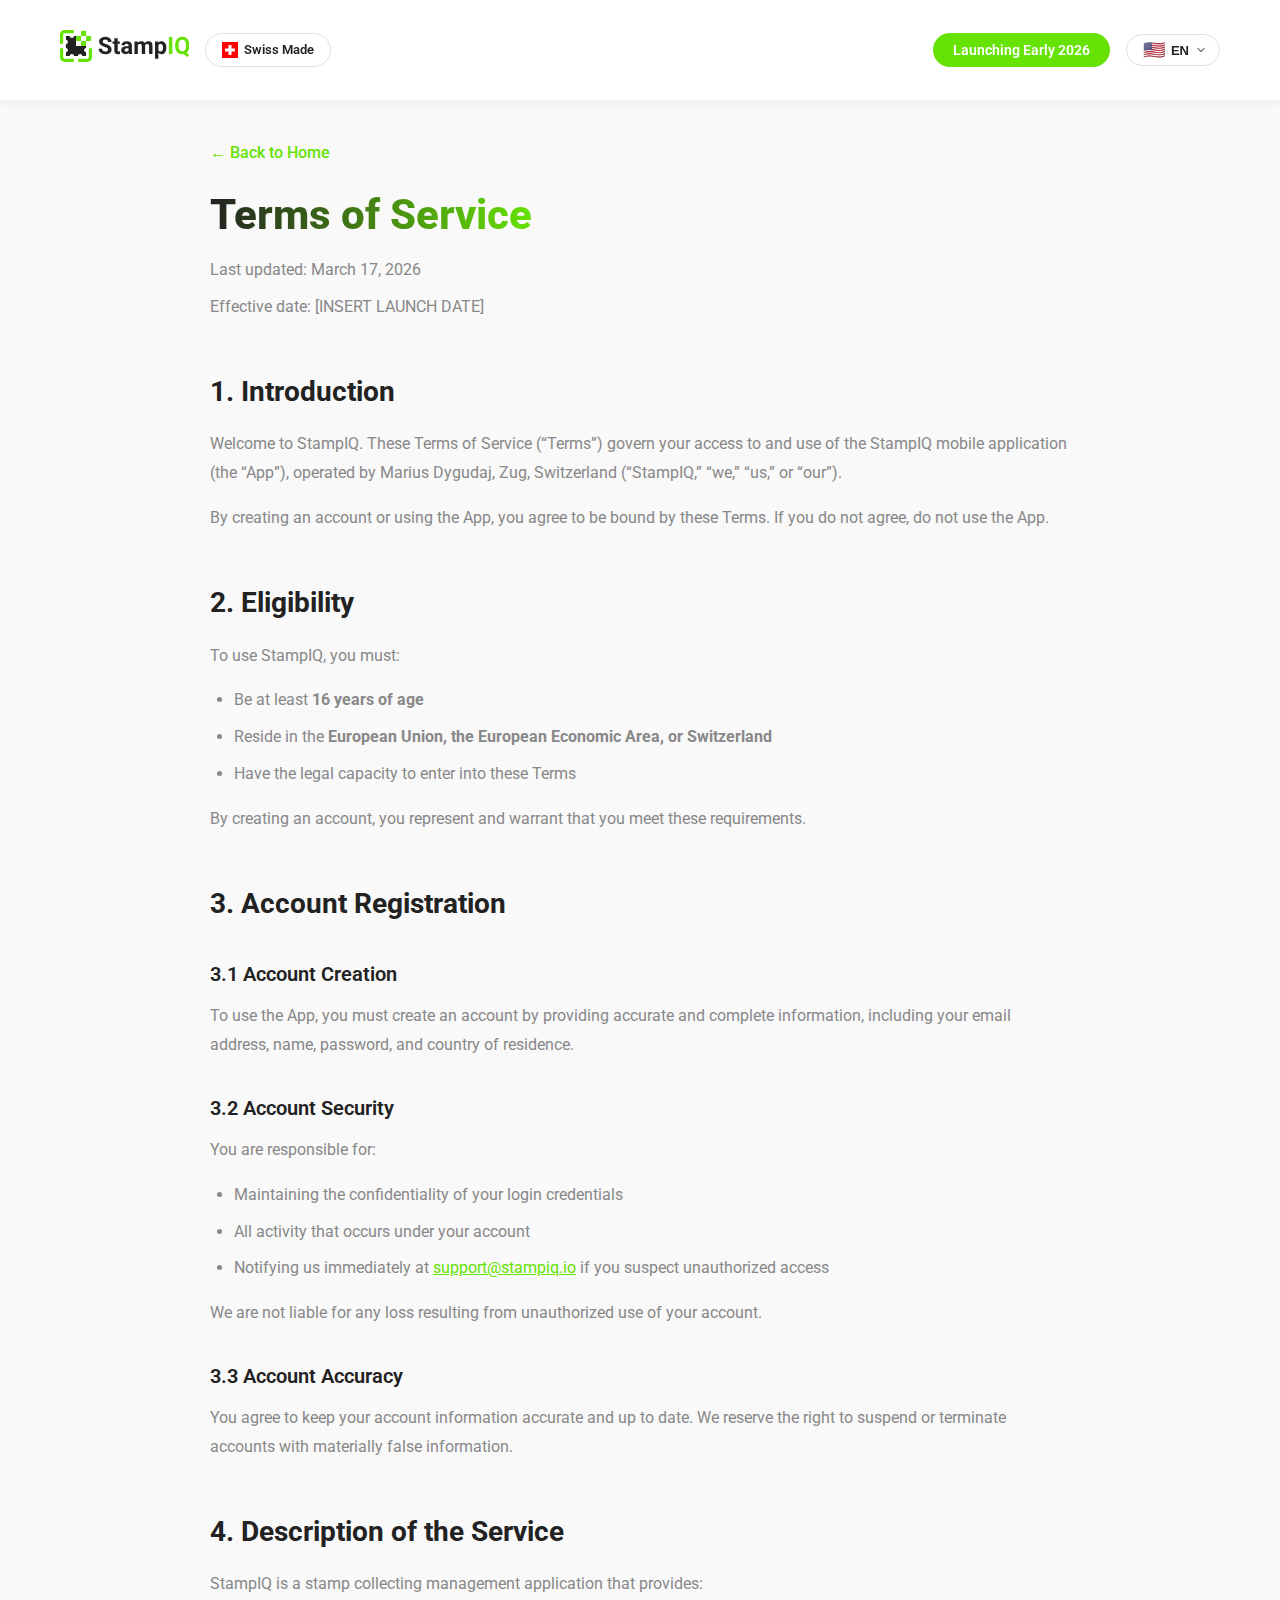
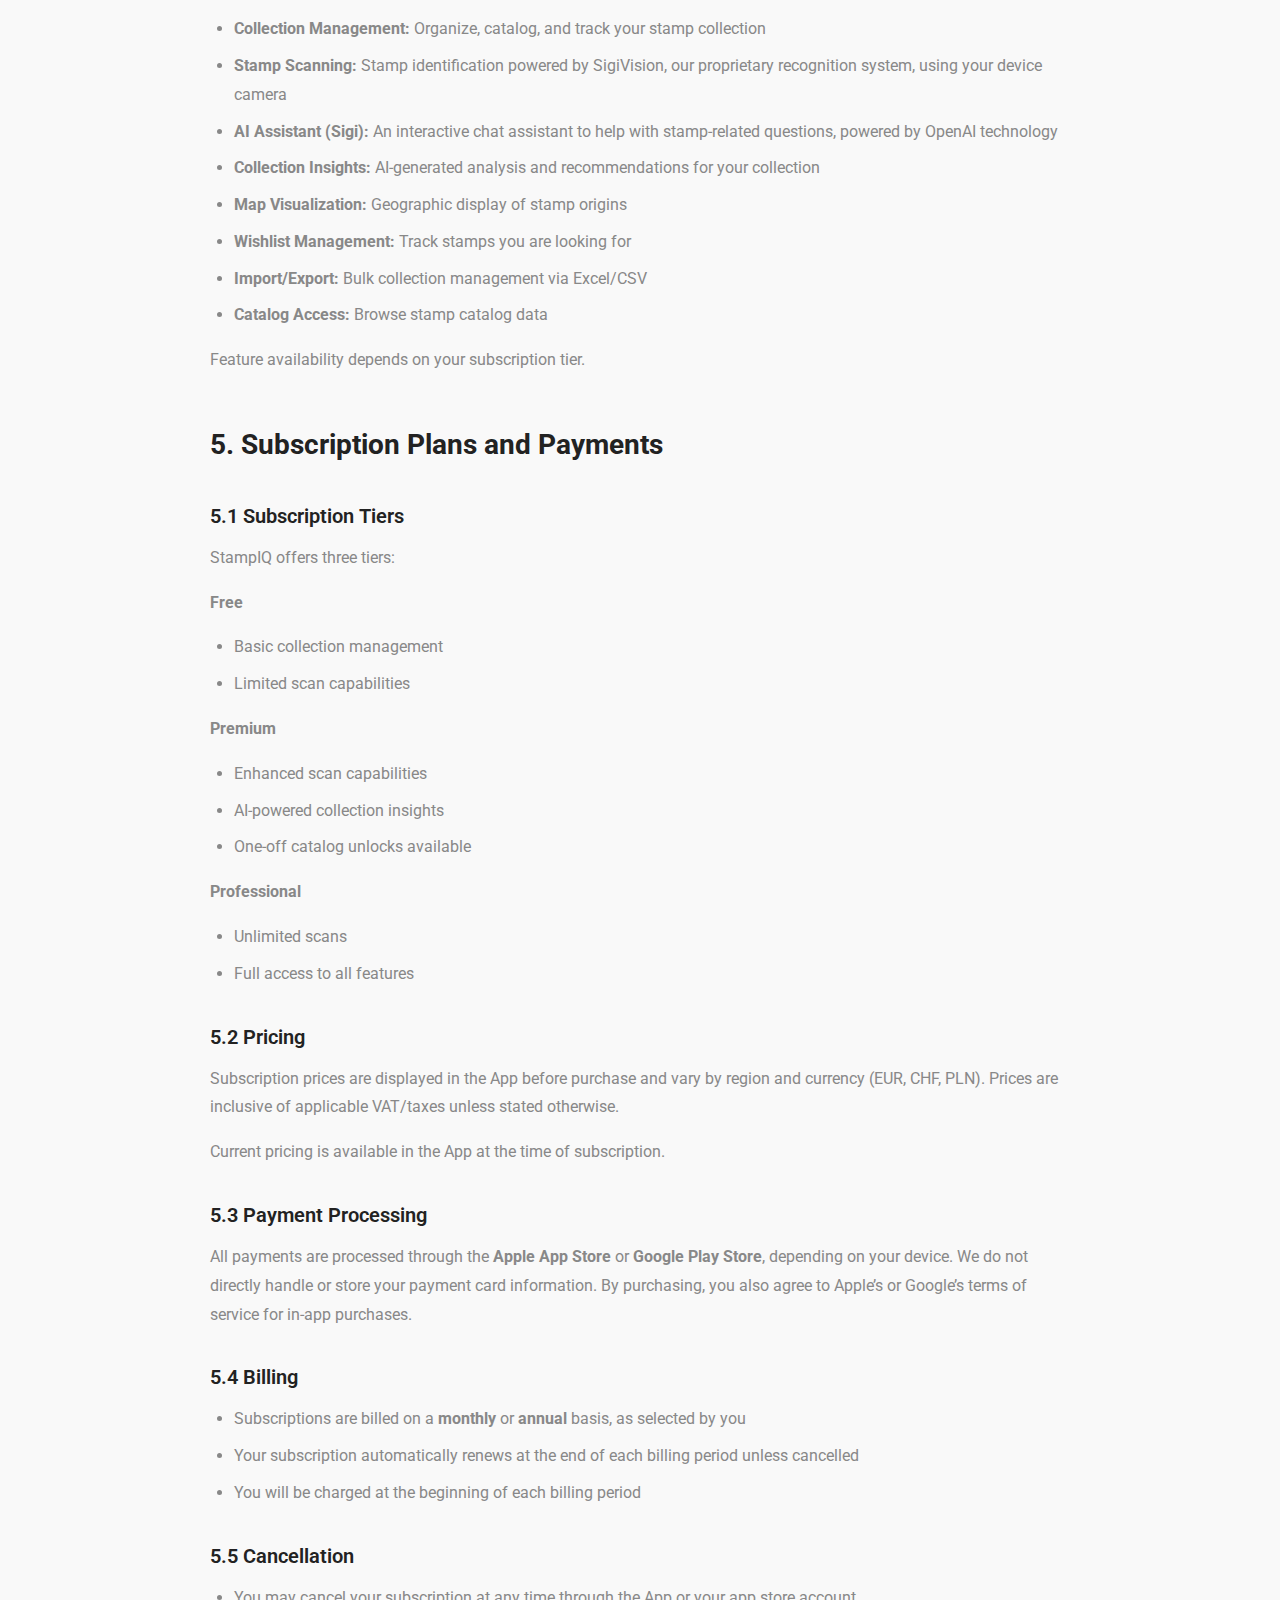
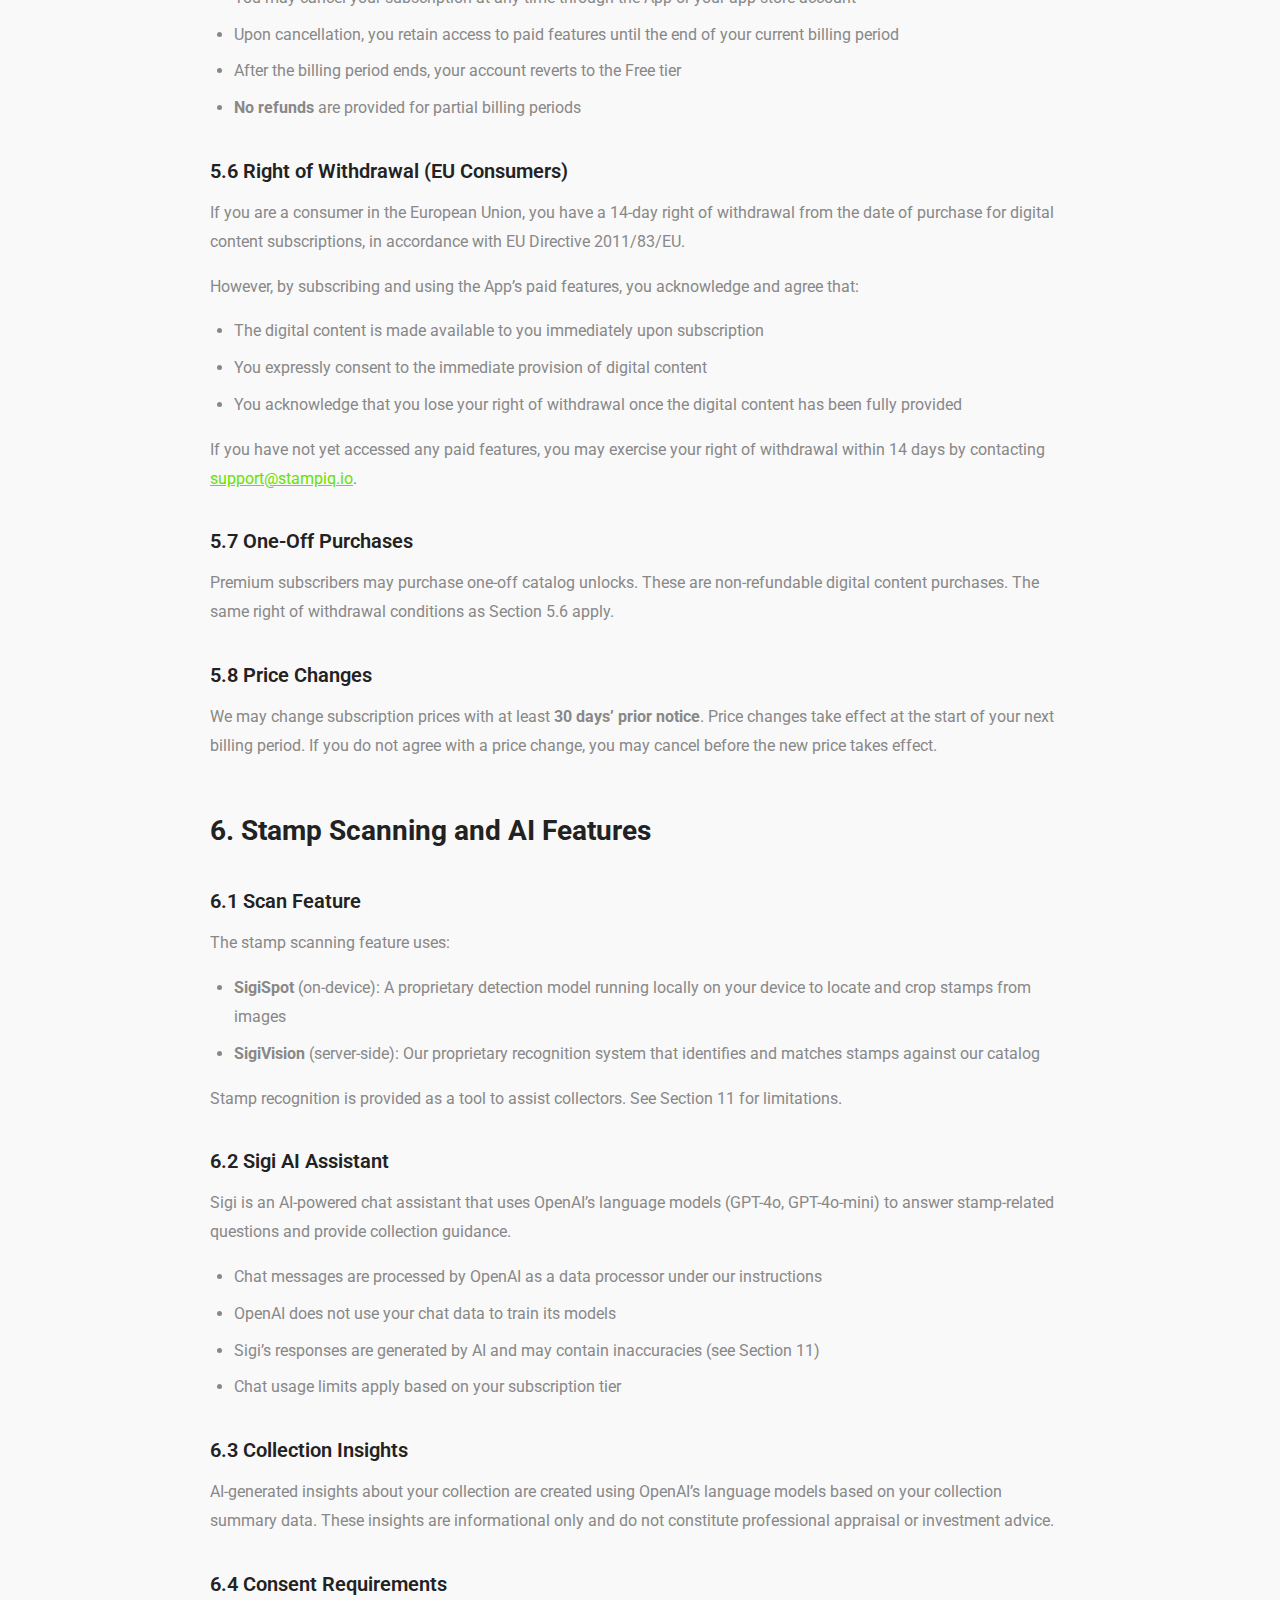
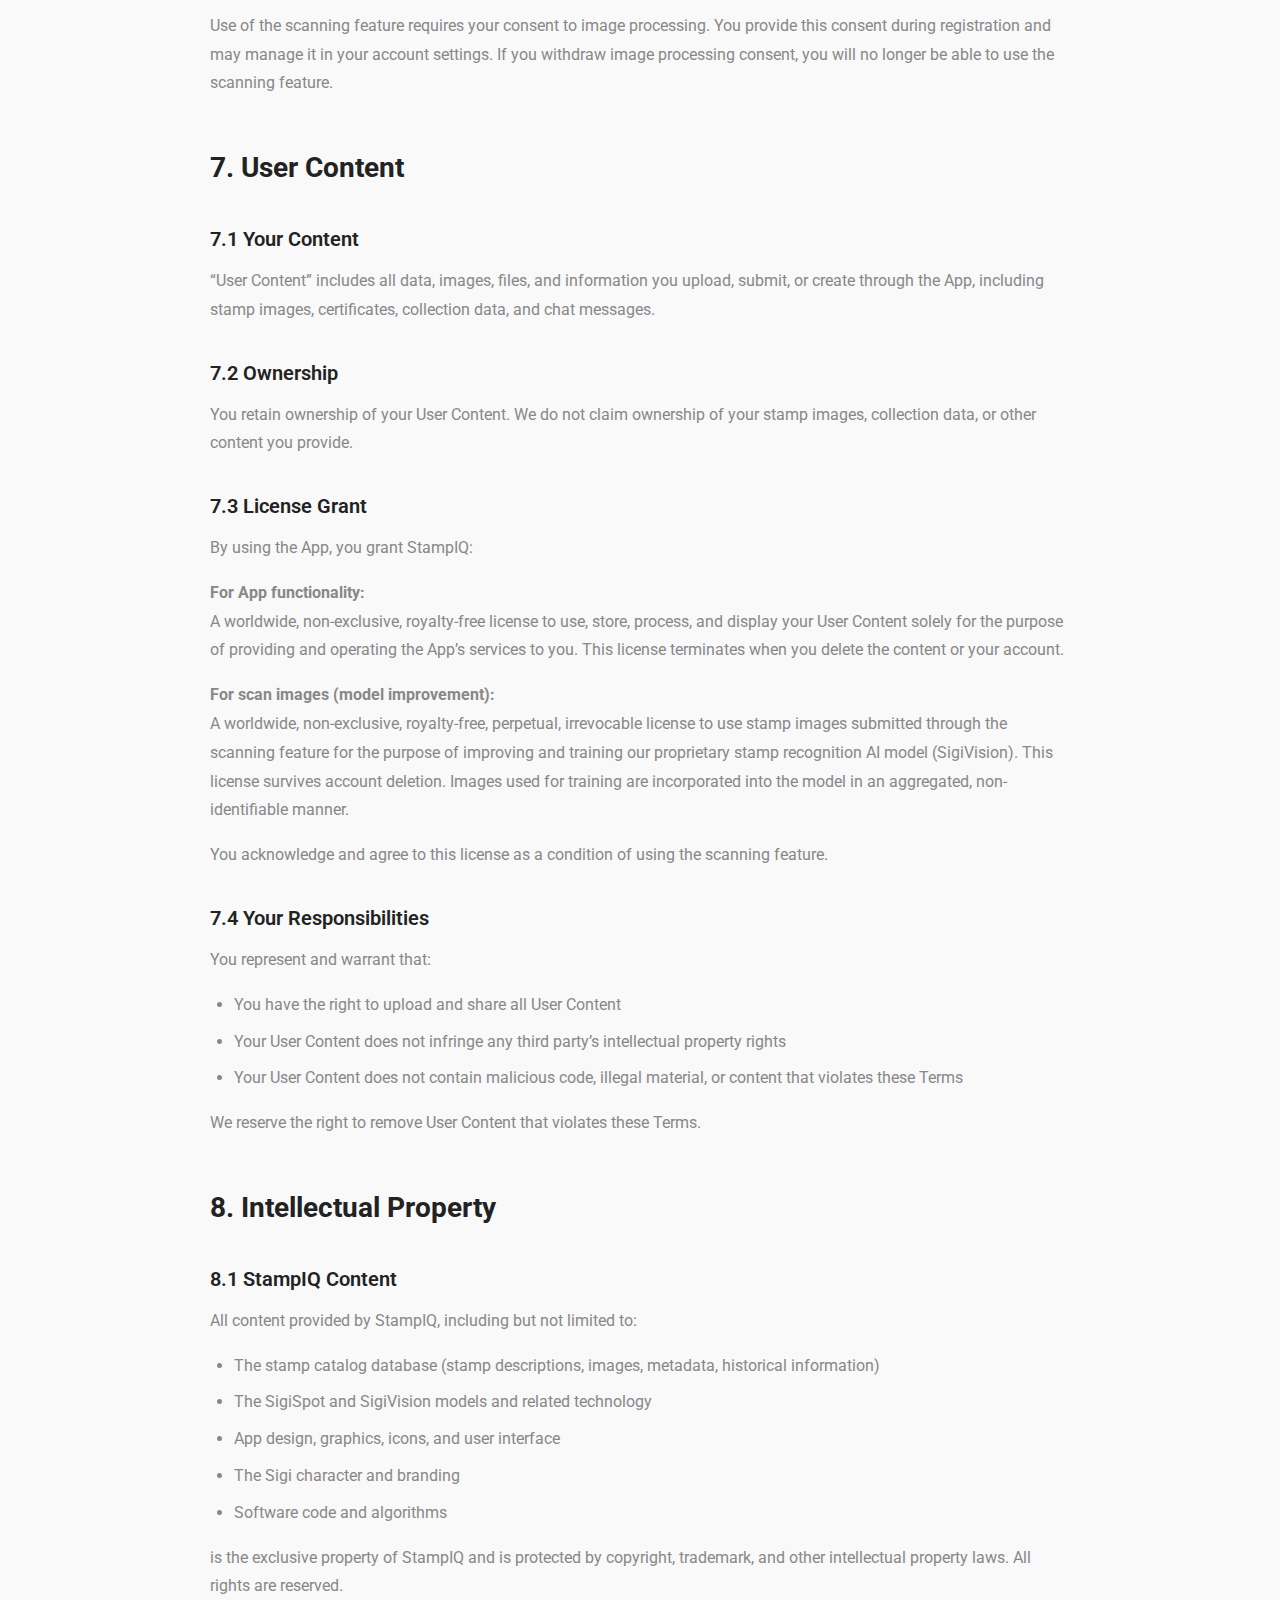
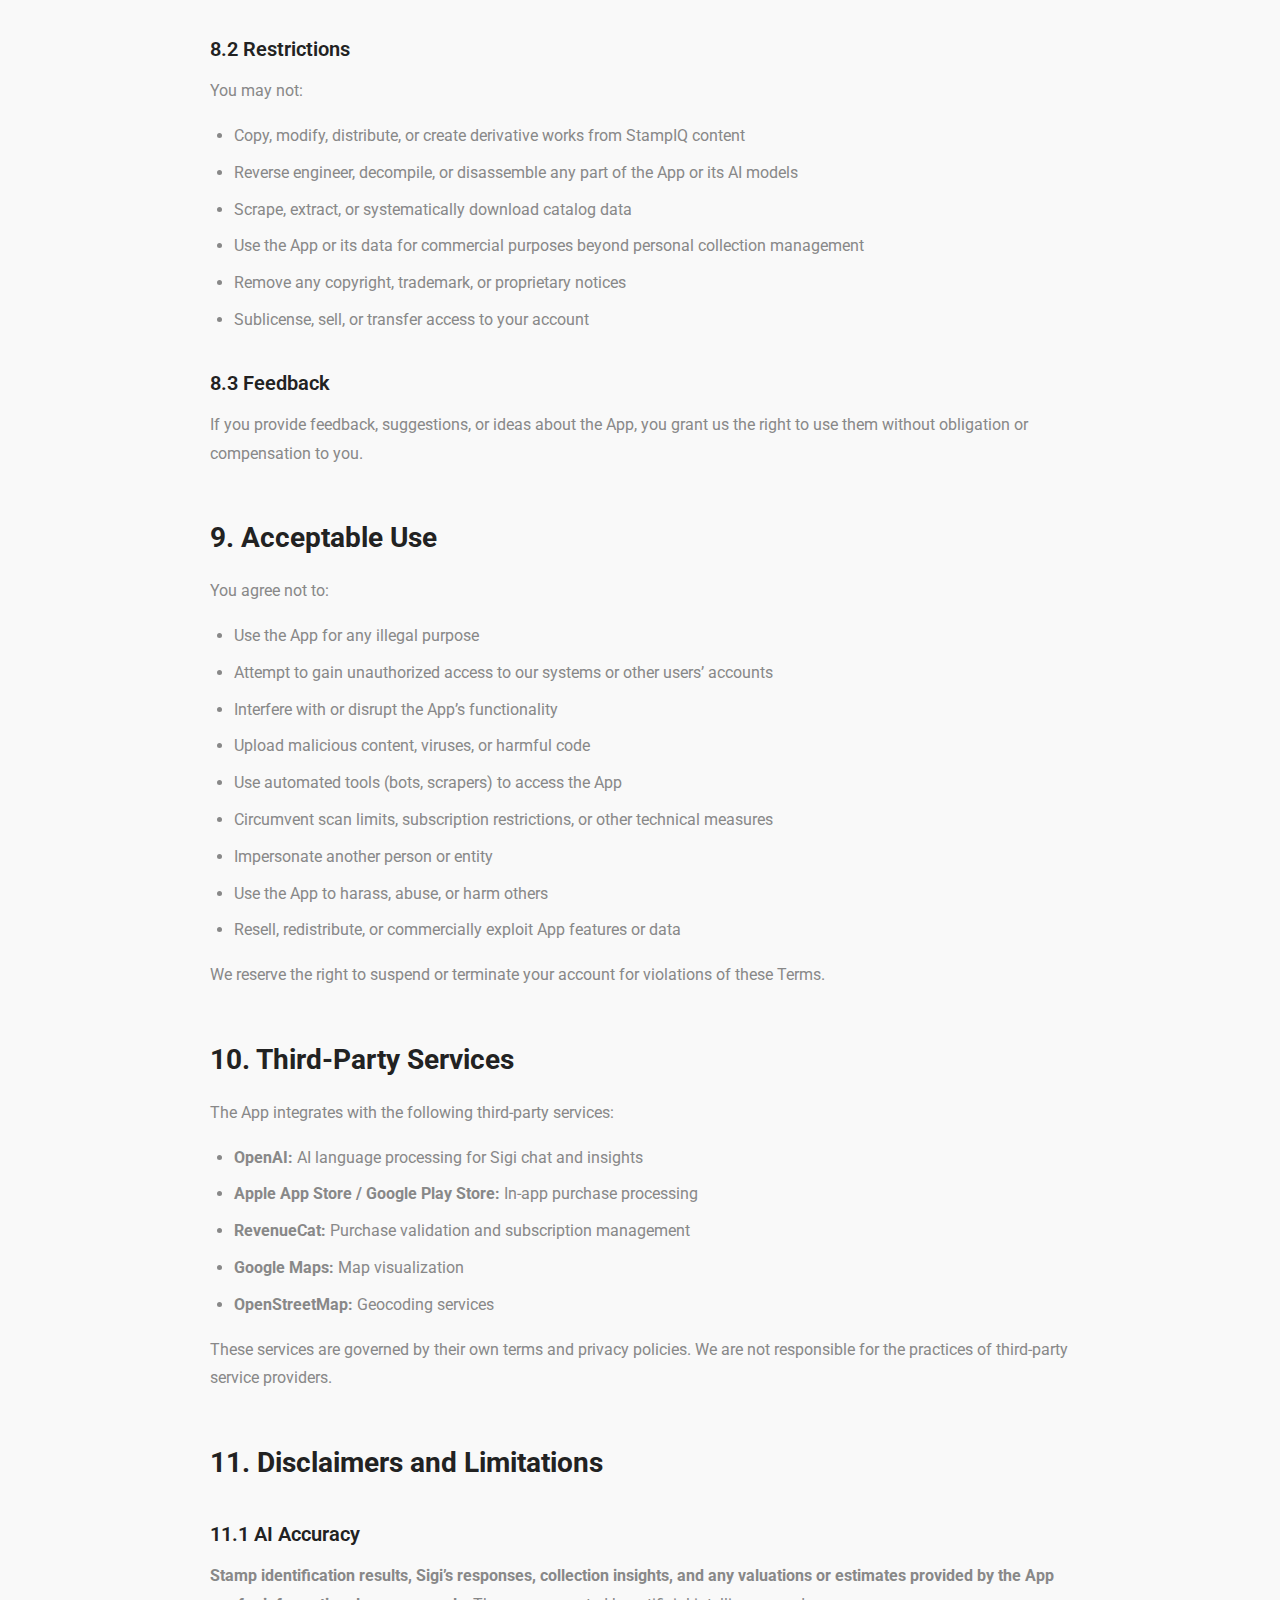
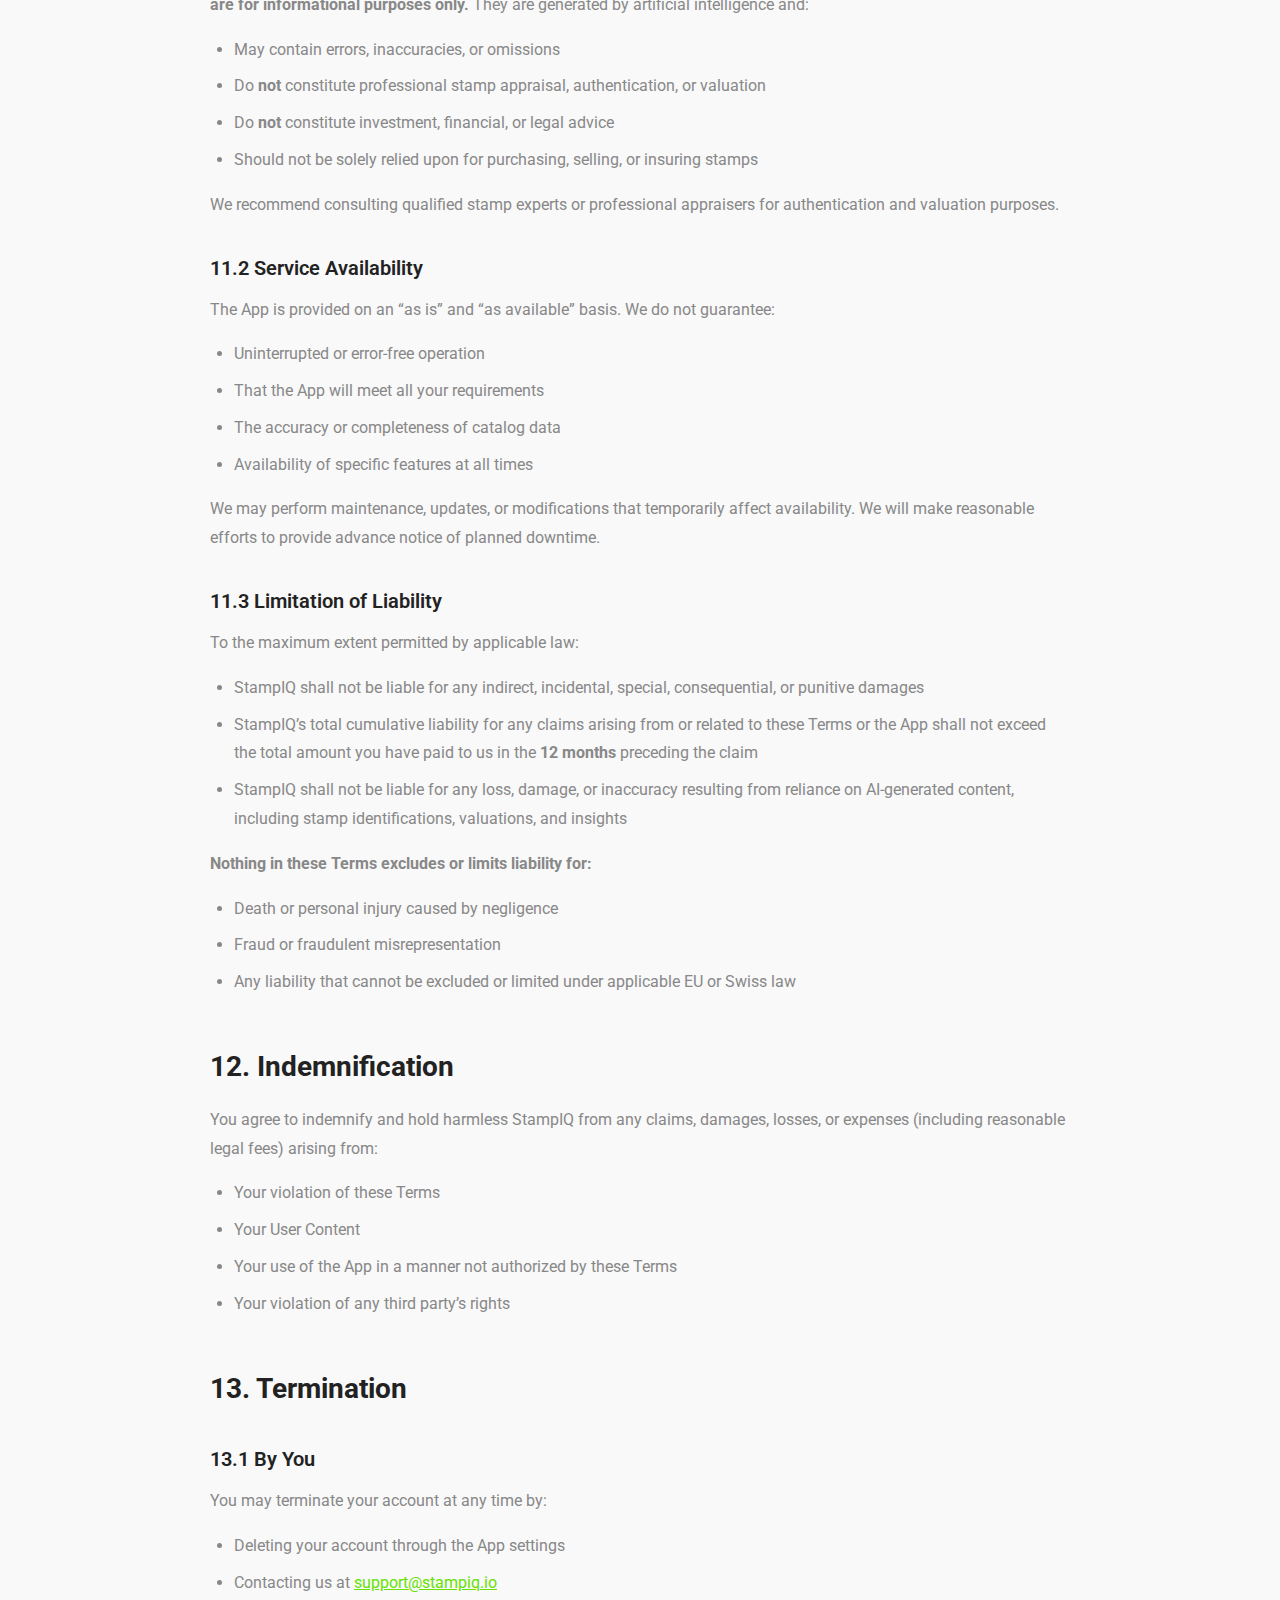
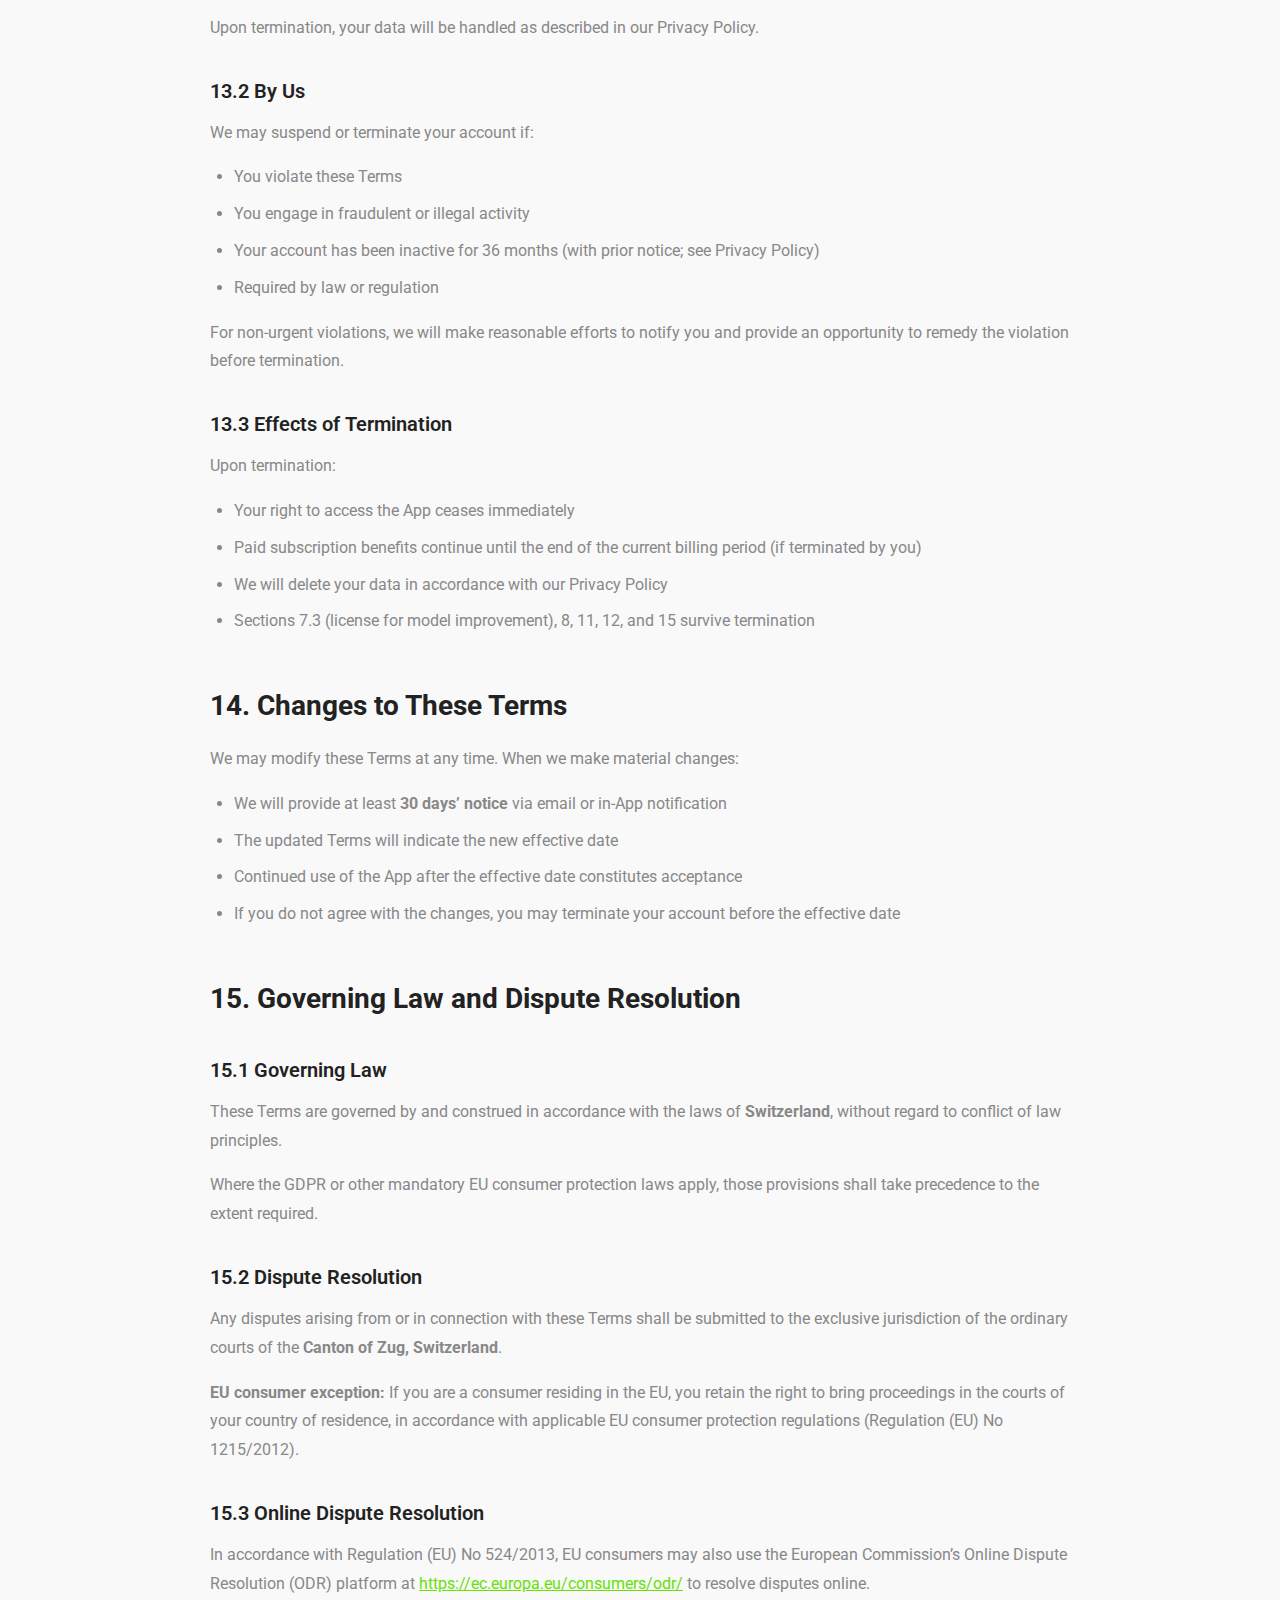
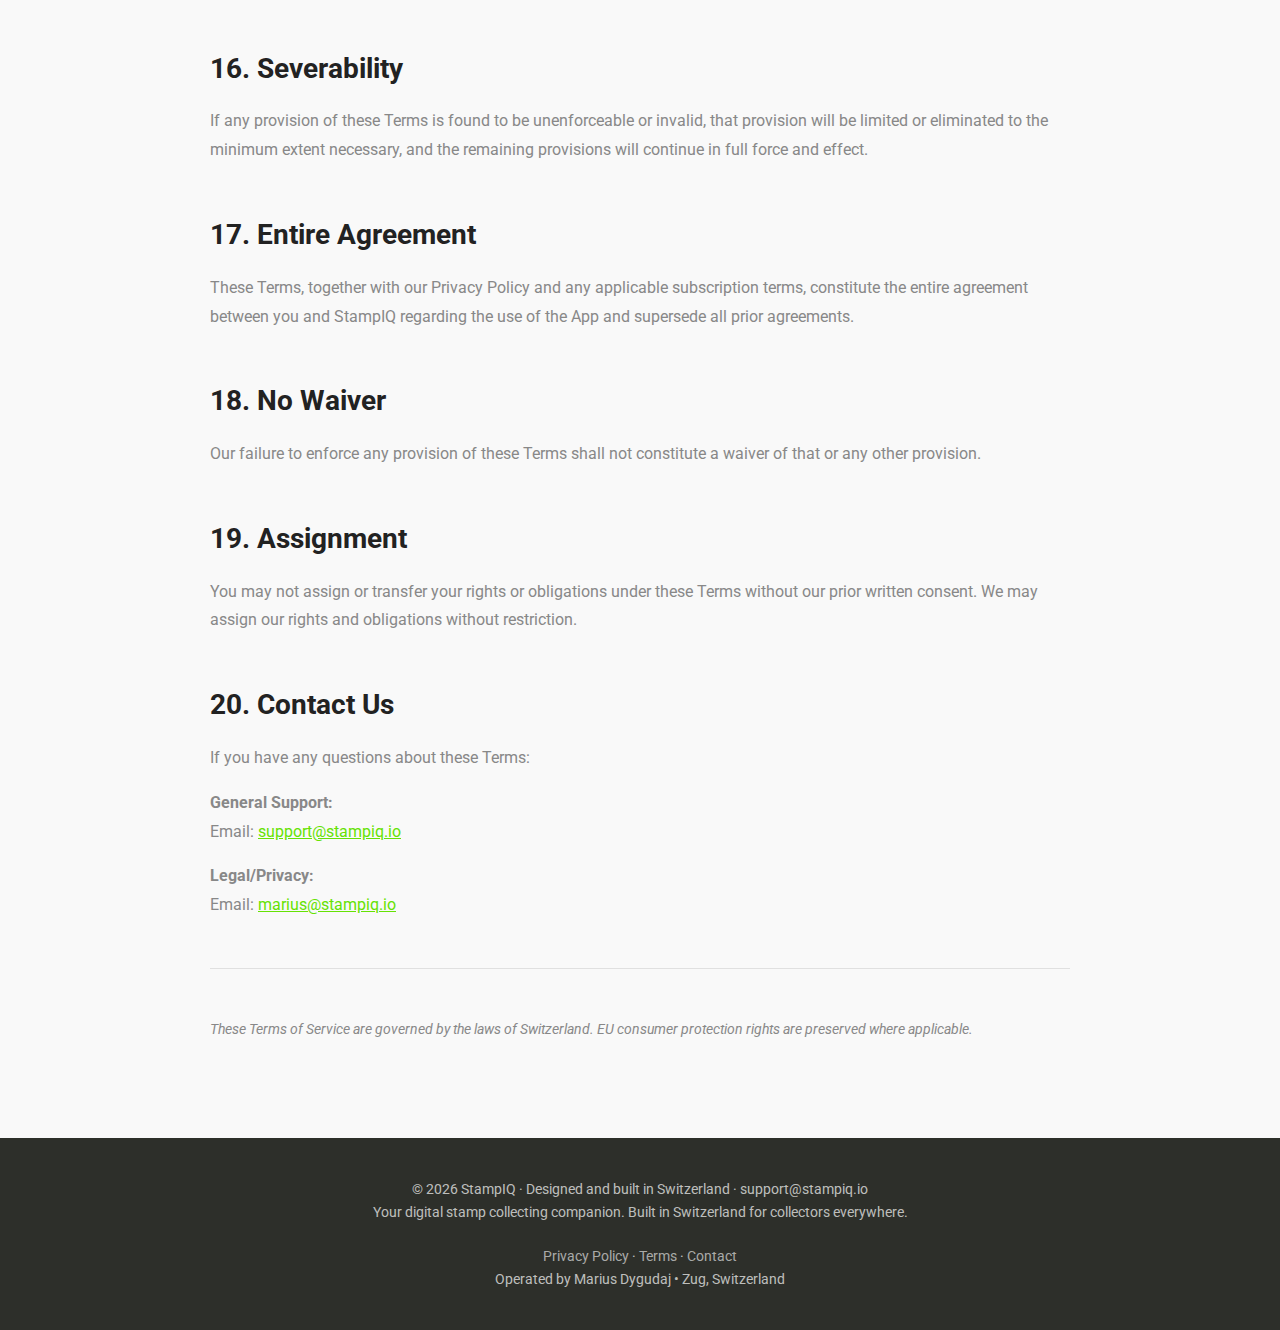
<file: terms.html>
<!DOCTYPE html>
<html lang="en">

<head>
    <meta charset="UTF-8">
    <meta name="viewport" content="width=device-width, initial-scale=1.0">
    <title data-i18n="terms.page_title">Terms of Service – StampIQ</title>
    <meta name="description" content="StampIQ Terms of Service – Rules and conditions for using the StampIQ stamp collecting app." data-i18n="terms.meta_description" data-i18n-attr="content">

    <!-- Favicon -->
    <link rel="icon" type="image/png" href="[data-uri]">

    <!-- Google Fonts -->
    <link href="https://fonts.googleapis.com/css2?family=Roboto:wght@300;400;500;600;700;800;900&display=swap"
        rel="stylesheet">

    <link rel="stylesheet" href="styles.css">

    <style>
        .legal-content {
            max-width: 900px;
            margin: 0 auto;
            padding: 140px 20px 80px;
        }

        .legal-content h1 {
            font-size: 42px;
            font-weight: 800;
            line-height: 1.2;
            margin-bottom: 16px;
            background: linear-gradient(90deg, #222222 0%, #66E204 100%) !important;
            -webkit-background-clip: text !important;
            -webkit-text-fill-color: transparent !important;
            background-clip: text !important;
            width: fit-content;
        }

        .legal-content .last-updated {
            color: var(--light-text);
            font-size: 16px;
            margin-bottom: 8px;
        }

        .legal-content .effective-date {
            color: var(--light-text);
            font-size: 16px;
            margin-bottom: 48px;
        }

        .legal-content h2 {
            font-size: 28px;
            font-weight: 700;
            color: var(--dark-text);
            margin-top: 48px;
            margin-bottom: 16px;
        }

        .legal-content h3 {
            font-size: 20px;
            font-weight: 600;
            color: var(--dark-text);
            margin-top: 32px;
            margin-bottom: 12px;
        }

        .legal-content p {
            color: var(--light-text);
            line-height: 1.8;
            margin-bottom: 16px;
            font-size: 16px;
        }

        .legal-content ul {
            color: var(--light-text);
            line-height: 1.8;
            margin-bottom: 16px;
            padding-left: 24px;
        }

        .legal-content li {
            margin-bottom: 8px;
        }

        .back-link {
            display: inline-block;
            color: var(--primary-green);
            text-decoration: none;
            font-weight: 500;
            margin-bottom: 24px;
            transition: color 0.3s ease;
        }

        .back-link:hover {
            color: #52C003;
        }

        .legal-content a {
            color: var(--primary-green);
        }

        .legal-content table {
            width: 100%;
            border-collapse: collapse;
            margin-bottom: 24px;
            font-size: 15px;
        }

        .legal-content table th,
        .legal-content table td {
            border: 1px solid #e0e0e0;
            padding: 12px 16px;
            text-align: left;
            color: var(--light-text);
        }

        .legal-content table th {
            background: #f5f5f5;
            color: var(--dark-text);
            font-weight: 600;
        }

        .legal-content hr {
            border: none;
            border-top: 1px solid #e0e0e0;
            margin: 48px 0;
        }

        .legal-content .footer-note {
            font-style: italic;
            color: var(--light-text);
            font-size: 14px;
        }

        @media (max-width: 768px) {
            .legal-content {
                padding: 120px 16px 60px;
            }

            .legal-content h1 {
                font-size: 32px;
            }

            .legal-content h2 {
                font-size: 22px;
            }

            .legal-content table {
                font-size: 13px;
            }

            .legal-content table th,
            .legal-content table td {
                padding: 8px 10px;
            }
        }
    </style>
</head>

<body>
    <!-- Header -->
    <header id="header">
        <nav class="container">
            <div class="logo">
                <a href="index.html">
                <svg id="Layer_2" data-name="Layer 2" xmlns="http://www.w3.org/2000/svg" viewBox="0 0 705.14 174.29">
                        <defs>
                            <style>
                                .cls-1 { fill: #66e204; }
                                .cls-2 { fill: #222; }
                            </style>
                        </defs>
                        <g id="Layer_1-2" data-name="Layer 1">
                            <g>
                                <g>
                                    <path class="cls-2" d="M261.71,106.35c0-3.58-1.26-6.34-3.79-8.25-2.53-1.92-7.08-3.94-13.66-6.07-6.58-2.13-11.79-4.23-15.62-6.29-10.46-5.65-15.68-13.26-15.68-22.83,0-4.98,1.4-9.41,4.21-13.31,2.8-3.9,6.83-6.95,12.08-9.14,5.25-2.19,11.14-3.29,17.68-3.29s12.44,1.19,17.58,3.57c5.14,2.38,9.14,5.75,11.98,10.09,2.85,4.35,4.27,9.28,4.27,14.8h-18.97c0-4.21-1.33-7.49-3.99-9.84-2.65-2.34-6.39-3.51-11.19-3.51s-8.24.98-10.81,2.94c-2.57,1.96-3.86,4.55-3.86,7.75,0,2.99,1.51,5.5,4.52,7.53,3.01,2.02,7.45,3.92,13.31,5.69,10.79,3.25,18.66,7.27,23.59,12.08,4.93,4.81,7.4,10.79,7.4,17.96,0,7.97-3.01,14.22-9.04,18.75-6.03,4.53-14.15,6.8-24.35,6.8-7.08,0-13.53-1.3-19.35-3.89-5.82-2.59-10.26-6.15-13.31-10.66-3.06-4.51-4.58-9.74-4.58-15.68h19.04c0,10.16,6.07,15.24,18.21,15.24,4.51,0,8.03-.92,10.56-2.75,2.53-1.83,3.79-4.4,3.79-7.68Z"/>
                                    <path class="cls-2" d="M314.26,45.25v16.82h11.7v13.41h-11.7v34.15c0,2.53.49,4.34,1.46,5.44.97,1.1,2.82,1.64,5.57,1.64,2.02,0,3.81-.15,5.38-.44v13.85c-3.59,1.1-7.28,1.65-11.07,1.65-12.82,0-19.35-6.47-19.61-19.42v-36.87h-9.99v-13.41h9.99v-16.82h18.28Z"/>
                                    <path class="cls-2" d="M375.81,130.51c-.85-1.65-1.46-3.69-1.83-6.14-4.43,4.93-10.18,7.4-17.27,7.4-6.71,0-12.26-1.94-16.67-5.82-4.41-3.88-6.61-8.77-6.61-14.67,0-7.25,2.69-12.82,8.06-16.7,5.38-3.88,13.14-5.84,23.31-5.88h8.41v-3.92c0-3.16-.81-5.69-2.44-7.59-1.62-1.9-4.19-2.85-7.69-2.85-3.08,0-5.49.74-7.24,2.21-1.75,1.48-2.62,3.5-2.62,6.07h-18.28c0-3.96,1.22-7.63,3.67-11.01,2.44-3.37,5.9-6.02,10.37-7.94,4.47-1.92,9.49-2.88,15.05-2.88,8.43,0,15.13,2.12,20.08,6.35,4.95,4.24,7.43,10.19,7.43,17.87v29.66c.04,6.49.95,11.41,2.72,14.74v1.08h-18.47ZM360.69,117.8c2.7,0,5.19-.6,7.46-1.8,2.28-1.2,3.96-2.82,5.06-4.84v-11.76h-6.83c-9.15,0-14.02,3.16-14.61,9.49l-.06,1.08c0,2.28.8,4.15,2.4,5.63,1.6,1.48,3.79,2.21,6.58,2.21Z"/>
                                    <path class="cls-2" d="M422.74,62.07l.57,7.65c4.85-5.95,11.4-8.92,19.67-8.92,8.81,0,14.86,3.48,18.15,10.44,4.8-6.96,11.65-10.44,20.56-10.44,7.42,0,12.94,2.16,16.57,6.48,3.63,4.32,5.44,10.83,5.44,19.51v43.7h-18.34v-43.64c0-3.88-.76-6.72-2.27-8.51-1.52-1.79-4.2-2.69-8.03-2.69-5.48,0-9.27,2.61-11.38,7.84l.06,46.99h-18.28v-43.58c0-3.96-.78-6.83-2.34-8.6-1.56-1.77-4.21-2.65-7.97-2.65-5.19,0-8.94,2.15-11.26,6.45v48.39h-18.28V62.07h17.14Z"/>
                                    <path class="cls-2" d="M579.34,96.92c0,10.54-2.4,18.98-7.18,25.33-4.78,6.35-11.25,9.52-19.38,9.52-6.92,0-12.5-2.4-16.76-7.21v32.26h-18.28V62.07h16.95l.63,6.71c4.43-5.31,10.2-7.97,17.33-7.97,8.43,0,14.99,3.12,19.67,9.36,4.68,6.24,7.02,14.84,7.02,25.81v.95ZM561.06,95.6c0-6.37-1.13-11.28-3.39-14.74-2.25-3.46-5.53-5.18-9.83-5.18-5.74,0-9.68,2.19-11.83,6.58v28.02c2.24,4.51,6.22,6.77,11.95,6.77,8.73,0,13.09-7.15,13.09-21.44Z"/>
                                    <path class="cls-1" d="M612.04,130.51h-18.98V38.42h18.98v92.09Z"/>
                                    <path class="cls-1" d="M705.14,86.55c0,8.6-1.39,16.08-4.17,22.42-2.79,6.35-6.64,11.44-11.58,15.28l15.31,12.02-12.08,10.69-19.6-15.75c-2.24.38-4.55.57-6.96.57-7.63,0-14.44-1.83-20.43-5.5-5.99-3.67-10.63-8.91-13.92-15.72-3.29-6.81-4.95-14.64-4.99-23.5v-4.55c0-9.07,1.63-17.05,4.9-23.94,3.27-6.89,7.88-12.18,13.85-15.87,5.97-3.69,12.79-5.53,20.46-5.53s14.49,1.85,20.47,5.53c5.97,3.69,10.58,8.98,13.85,15.87,3.26,6.89,4.9,14.85,4.9,23.88v4.11ZM685.91,82.38c0-9.65-1.73-16.99-5.19-22.01s-8.39-7.53-14.8-7.53-11.28,2.48-14.73,7.43c-3.46,4.95-5.21,12.22-5.25,21.79v4.49c0,9.4,1.73,16.7,5.19,21.88,3.45,5.18,8.43,7.78,14.92,7.78s11.26-2.5,14.67-7.49c3.42-5,5.15-12.28,5.19-21.85v-4.49Z"/>
                                </g>
                                <g>
                                    <path class="cls-1" d="M17.31,75.05V25.3c0-4.41,3.59-8,7.99-8h49.76V0H25.3C11.35,0,0,11.35,0,25.3v49.75h17.31Z"/>
                                    <path class="cls-1" d="M156.98,99.24v49.75c0,4.41-3.59,8-8,8h-49.75v17.31h49.75c13.95,0,25.3-11.35,25.3-25.3v-49.75h-17.31Z"/>
                                    <path class="cls-1" d="M75.05,156.99H25.3c-4.41,0-7.99-3.59-7.99-8v-49.75H0v49.75c0,13.95,11.35,25.3,25.3,25.3h49.76v-17.31Z"/>
                                    <path class="cls-2" d="M142.03,97.38v-10.23h-54.92v-54.89h-10.2c-.75,6.09-5.88,10.83-12.17,10.83s-11.43-4.74-12.17-10.83h-20.31v20.31c6.09.75,10.83,5.88,10.83,12.17s-4.74,11.43-10.83,12.17v20.46c6.09.74,10.83,5.88,10.83,12.17s-4.74,11.43-10.83,12.17v20.31h20.31c.74-6.09,5.88-10.83,12.17-10.83s11.43,4.74,12.17,10.83h20.46c.75-6.09,5.88-10.83,12.17-10.83s11.43,4.74,12.17,10.83h20.31v-20.31c-6.09-.74-10.83-5.88-10.83-12.17s4.74-11.43,10.83-12.17Z"/>
                                    <rect class="cls-1" x="114.59" y="59.67" width="27.48" height="27.48"/>
                                    <rect class="cls-1" x="87.12" y="32.19" width="27.48" height="27.48"/>
                                    <rect class="cls-1" x="142.07" y="32.19" width="27.48" height="27.48"/>
                                    <rect class="cls-1" x="114.59" y="4.71" width="27.48" height="27.48"/>
                                </g>
                            </g>
                        </g>
                    </svg>
                </a>
            </div>
            <div class="swiss-badge">
                <svg viewBox="0 0 32 32" width="16" height="16" style="margin-right: 6px;">
                    <rect width="32" height="32" fill="#FF0000"/>
                    <rect x="13" y="6" width="6" height="20" fill="white"/>
                    <rect x="6" y="13" width="20" height="6" fill="white"/>
                </svg>
                <span data-i18n="badge.swiss_made">Swiss Made</span>
            </div>
            <div class="hero-badge" data-i18n="badge.launching">Launching Early 2026</div>
            <div class="language-selector">
                    <button class="language-btn" id="languageBtn">
                        <span class="flag">🇺🇸</span>
                        <span class="lang-code">EN</span>
                        <svg class="chevron" width="12" height="12" viewBox="0 0 12 12" fill="none">
                            <path d="M3 4.5L6 7.5L9 4.5" stroke="currentColor" stroke-width="1.5" stroke-linecap="round" stroke-linejoin="round"/>
                        </svg>
                    </button>
                    <div class="language-dropdown" id="languageDropdown">
                        <a href="#" class="language-option active" data-lang="en"><span class="flag">🇺🇸</span><span class="lang-code">EN</span></a>
                        <a href="#" class="language-option" data-lang="de"><span class="flag">🇩🇪</span><span class="lang-code">DE</span></a>
                        <a href="#" class="language-option" data-lang="nl"><span class="flag">🇳🇱</span><span class="lang-code">NL</span></a>
                        <a href="#" class="language-option" data-lang="pl"><span class="flag">🇵🇱</span><span class="lang-code">PL</span></a>
                        <a href="#" class="language-option" data-lang="fr"><span class="flag">🇫🇷</span><span class="lang-code">FR</span></a>
                        <a href="#" class="language-option" data-lang="it"><span class="flag">🇮🇹</span><span class="lang-code">IT</span></a>
                    </div>
                </div>
            </div>
        </nav>
    </header>

    <!-- Terms of Service Content -->
    <section class="legal-content">
        <a href="index.html" class="back-link" data-i18n="legal.back_link">← Back to Home</a>

        <h1 data-i18n="terms.heading">Terms of Service</h1>
        <p class="last-updated" data-i18n="legal.last_updated">Last updated: March 17, 2026</p>
        <p class="effective-date" data-i18n="terms.effective_date">Effective date: April 1, 2026</p>

        <!-- Section 1: Introduction -->
        <h2 data-i18n="terms.s1_title">1. Introduction</h2>
        <p data-i18n="terms.s1_p1">Welcome to StampIQ. These Terms of Service ("Terms") govern your access to and use of the StampIQ mobile application (the "App"), operated by Marius Dygudaj, Zug, Switzerland ("StampIQ," "we," "us," or "our").</p>
        <p data-i18n="terms.s1_p2">By creating an account or using the App, you agree to be bound by these Terms. If you do not agree, do not use the App.</p>

        <!-- Section 2: Eligibility -->
        <h2 data-i18n="terms.s2_title">2. Eligibility</h2>
        <p data-i18n="terms.s2_p1">To use StampIQ, you must:</p>
        <ul>
            <li data-i18n="terms.s2_li1">Be at least <strong>16 years of age</strong></li>
            <li data-i18n="terms.s2_li2">Reside in the <strong>European Union, the European Economic Area, or Switzerland</strong></li>
            <li data-i18n="terms.s2_li3">Have the legal capacity to enter into these Terms</li>
        </ul>
        <p data-i18n="terms.s2_p2">By creating an account, you represent and warrant that you meet these requirements.</p>

        <!-- Section 3: Account Registration -->
        <h2 data-i18n="terms.s3_title">3. Account Registration</h2>

        <h3 data-i18n="terms.s3_1_title">3.1 Account Creation</h3>
        <p data-i18n="terms.s3_1_p1">To use the App, you must create an account by providing accurate and complete information, including your email address, name, password, and country of residence.</p>

        <h3 data-i18n="terms.s3_2_title">3.2 Account Security</h3>
        <p data-i18n="terms.s3_2_p1">You are responsible for:</p>
        <ul>
            <li data-i18n="terms.s3_2_li1">Maintaining the confidentiality of your login credentials</li>
            <li data-i18n="terms.s3_2_li2">All activity that occurs under your account</li>
            <li data-i18n="terms.s3_2_li3">Notifying us immediately at <a href="mailto:support@stampiq.io">support@stampiq.io</a> if you suspect unauthorized access</li>
        </ul>
        <p data-i18n="terms.s3_2_p2">We are not liable for any loss resulting from unauthorized use of your account.</p>

        <h3 data-i18n="terms.s3_3_title">3.3 Account Accuracy</h3>
        <p data-i18n="terms.s3_3_p1">You agree to keep your account information accurate and up to date. We reserve the right to suspend or terminate accounts with materially false information.</p>

        <!-- Section 4: Description of the Service -->
        <h2 data-i18n="terms.s4_title">4. Description of the Service</h2>
        <p data-i18n="terms.s4_p1">StampIQ is a stamp collecting management application that provides:</p>
        <ul>
            <li data-i18n="terms.s4_li1"><strong>Collection Management:</strong> Organize, catalog, and track your stamp collection</li>
            <li data-i18n="terms.s4_li2"><strong>Stamp Scanning:</strong> Stamp identification powered by SigiVision, our proprietary recognition system, using your device camera</li>
            <li data-i18n="terms.s4_li3"><strong>AI Assistant (Sigi):</strong> An interactive chat assistant to help with stamp-related questions, powered by OpenAI technology</li>
            <li data-i18n="terms.s4_li4"><strong>Collection Insights:</strong> AI-generated analysis and recommendations for your collection</li>
            <li data-i18n="terms.s4_li5"><strong>Map Visualization:</strong> Geographic display of stamp origins</li>
            <li data-i18n="terms.s4_li6"><strong>Wishlist Management:</strong> Track stamps you are looking for</li>
            <li data-i18n="terms.s4_li7"><strong>Import/Export:</strong> Bulk collection management via Excel/CSV</li>
            <li data-i18n="terms.s4_li8"><strong>Catalog Access:</strong> Browse stamp catalog data</li>
        </ul>
        <p data-i18n="terms.s4_p2">Feature availability depends on your subscription tier.</p>

        <!-- Section 5: Subscription Plans and Payments -->
        <h2 data-i18n="terms.s5_title">5. Subscription Plans and Payments</h2>

        <h3 data-i18n="terms.s5_1_title">5.1 Subscription Tiers</h3>
        <p data-i18n="terms.s5_1_p1">StampIQ offers three tiers:</p>

        <p data-i18n="terms.s5_1_tier_free_title"><strong>Free</strong></p>
        <ul>
            <li data-i18n="terms.s5_1_tier_free_li1">Basic collection management</li>
            <li data-i18n="terms.s5_1_tier_free_li2">Limited scan capabilities</li>
        </ul>

        <p data-i18n="terms.s5_1_tier_premium_title"><strong>Premium</strong></p>
        <ul>
            <li data-i18n="terms.s5_1_tier_premium_li1">Enhanced scan capabilities</li>
            <li data-i18n="terms.s5_1_tier_premium_li2">AI-powered collection insights</li>
            <li data-i18n="terms.s5_1_tier_premium_li3">One-off catalog unlocks available</li>
        </ul>

        <p data-i18n="terms.s5_1_tier_pro_title"><strong>Professional</strong></p>
        <ul>
            <li data-i18n="terms.s5_1_tier_pro_li1">Unlimited scans</li>
            <li data-i18n="terms.s5_1_tier_pro_li2">Full access to all features</li>
        </ul>

        <h3 data-i18n="terms.s5_2_title">5.2 Pricing</h3>
        <p data-i18n="terms.s5_2_p1">Subscription prices are displayed in the App before purchase and vary by region and currency (EUR, CHF, PLN). Prices are inclusive of applicable VAT/taxes unless stated otherwise.</p>
        <p data-i18n="terms.s5_2_p2">Current pricing is available in the App at the time of subscription.</p>

        <h3 data-i18n="terms.s5_3_title">5.3 Payment Processing</h3>
        <p data-i18n="terms.s5_3_p1">All payments are processed through the <strong>Apple App Store</strong> or <strong>Google Play Store</strong>, depending on your device. We do not directly handle or store your payment card information. By purchasing, you also agree to Apple's or Google's terms of service for in-app purchases.</p>

        <h3 data-i18n="terms.s5_4_title">5.4 Billing</h3>
        <ul>
            <li data-i18n="terms.s5_4_li1">Subscriptions are billed on a <strong>monthly</strong> or <strong>annual</strong> basis, as selected by you</li>
            <li data-i18n="terms.s5_4_li2">Your subscription automatically renews at the end of each billing period unless cancelled</li>
            <li data-i18n="terms.s5_4_li3">You will be charged at the beginning of each billing period</li>
        </ul>

        <h3 data-i18n="terms.s5_5_title">5.5 Cancellation</h3>
        <ul>
            <li data-i18n="terms.s5_5_li1">You may cancel your subscription at any time through the App or your app store account</li>
            <li data-i18n="terms.s5_5_li2">Upon cancellation, you retain access to paid features until the end of your current billing period</li>
            <li data-i18n="terms.s5_5_li3">After the billing period ends, your account reverts to the Free tier</li>
            <li data-i18n="terms.s5_5_li4"><strong>No refunds</strong> are provided for partial billing periods</li>
        </ul>

        <h3 data-i18n="terms.s5_6_title">5.6 Right of Withdrawal (EU Consumers)</h3>
        <p data-i18n="terms.s5_6_p1">If you are a consumer in the European Union, you have a 14-day right of withdrawal from the date of purchase for digital content subscriptions, in accordance with EU Directive 2011/83/EU.</p>
        <p data-i18n="terms.s5_6_p2">However, by subscribing and using the App's paid features, you acknowledge and agree that:</p>
        <ul>
            <li data-i18n="terms.s5_6_li1">The digital content is made available to you immediately upon subscription</li>
            <li data-i18n="terms.s5_6_li2">You expressly consent to the immediate provision of digital content</li>
            <li data-i18n="terms.s5_6_li3">You acknowledge that you lose your right of withdrawal once the digital content has been fully provided</li>
        </ul>
        <p data-i18n="terms.s5_6_p3">If you have not yet accessed any paid features, you may exercise your right of withdrawal within 14 days by contacting <a href="mailto:support@stampiq.io">support@stampiq.io</a>.</p>

        <h3 data-i18n="terms.s5_7_title">5.7 One-Off Purchases</h3>
        <p data-i18n="terms.s5_7_p1">Premium subscribers may purchase one-off catalog unlocks. These are non-refundable digital content purchases. The same right of withdrawal conditions as Section 5.6 apply.</p>

        <h3 data-i18n="terms.s5_8_title">5.8 Price Changes</h3>
        <p data-i18n="terms.s5_8_p1">We may change subscription prices with at least <strong>30 days' prior notice</strong>. Price changes take effect at the start of your next billing period. If you do not agree with a price change, you may cancel before the new price takes effect.</p>

        <!-- Section 6: Stamp Scanning and AI Features -->
        <h2 data-i18n="terms.s6_title">6. Stamp Scanning and AI Features</h2>

        <h3 data-i18n="terms.s6_1_title">6.1 Scan Feature</h3>
        <p data-i18n="terms.s6_1_p1">The stamp scanning feature uses:</p>
        <ul>
            <li data-i18n="terms.s6_1_li1"><strong>SigiSpot</strong> (on-device): A proprietary detection model running locally on your device to locate and crop stamps from images</li>
            <li data-i18n="terms.s6_1_li2"><strong>SigiVision</strong> (server-side): Our proprietary recognition system that identifies and matches stamps against our catalog</li>
        </ul>
        <p data-i18n="terms.s6_1_p2">Stamp recognition is provided as a tool to assist collectors. See Section 11 for limitations.</p>

        <h3 data-i18n="terms.s6_2_title">6.2 Sigi AI Assistant</h3>
        <p data-i18n="terms.s6_2_p1">Sigi is an AI-powered chat assistant that uses OpenAI's language models (GPT-4o, GPT-4o-mini) to answer stamp-related questions and provide collection guidance.</p>
        <ul>
            <li data-i18n="terms.s6_2_li1">Chat messages are processed by OpenAI as a data processor under our instructions</li>
            <li data-i18n="terms.s6_2_li2">OpenAI does not use your chat data to train its models</li>
            <li data-i18n="terms.s6_2_li3">Sigi's responses are generated by AI and may contain inaccuracies (see Section 11)</li>
            <li data-i18n="terms.s6_2_li4">Chat usage limits apply based on your subscription tier</li>
        </ul>

        <h3 data-i18n="terms.s6_3_title">6.3 Collection Insights</h3>
        <p data-i18n="terms.s6_3_p1">AI-generated insights about your collection are created using OpenAI's language models based on your collection summary data. These insights are informational only and do not constitute professional appraisal or investment advice.</p>

        <h3 data-i18n="terms.s6_4_title">6.4 Consent Requirements</h3>
        <p data-i18n="terms.s6_4_p1">Use of the scanning feature requires your consent to image processing. You provide this consent during registration and may manage it in your account settings. If you withdraw image processing consent, you will no longer be able to use the scanning feature.</p>

        <!-- Section 7: User Content -->
        <h2 data-i18n="terms.s7_title">7. User Content</h2>

        <h3 data-i18n="terms.s7_1_title">7.1 Your Content</h3>
        <p data-i18n="terms.s7_1_p1">"User Content" includes all data, images, files, and information you upload, submit, or create through the App, including stamp images, certificates, collection data, and chat messages.</p>

        <h3 data-i18n="terms.s7_2_title">7.2 Ownership</h3>
        <p data-i18n="terms.s7_2_p1">You retain ownership of your User Content. We do not claim ownership of your stamp images, collection data, or other content you provide.</p>

        <h3 data-i18n="terms.s7_3_title">7.3 License Grant</h3>
        <p data-i18n="terms.s7_3_p1">By using the App, you grant StampIQ:</p>
        <p data-i18n="terms.s7_3_p2"><strong>For App functionality:</strong><br>A worldwide, non-exclusive, royalty-free license to use, store, process, and display your User Content solely for the purpose of providing and operating the App's services to you. This license terminates when you delete the content or your account.</p>
        <p data-i18n="terms.s7_3_p3"><strong>For scan images (model improvement):</strong><br>A worldwide, non-exclusive, royalty-free, perpetual, irrevocable license to use stamp images submitted through the scanning feature for the purpose of improving and training our proprietary stamp recognition AI model (SigiVision). This license survives account deletion. Images used for training are incorporated into the model in an aggregated, non-identifiable manner.</p>
        <p data-i18n="terms.s7_3_p4">You acknowledge and agree to this license as a condition of using the scanning feature.</p>

        <h3 data-i18n="terms.s7_4_title">7.4 Your Responsibilities</h3>
        <p data-i18n="terms.s7_4_p1">You represent and warrant that:</p>
        <ul>
            <li data-i18n="terms.s7_4_li1">You have the right to upload and share all User Content</li>
            <li data-i18n="terms.s7_4_li2">Your User Content does not infringe any third party's intellectual property rights</li>
            <li data-i18n="terms.s7_4_li3">Your User Content does not contain malicious code, illegal material, or content that violates these Terms</li>
        </ul>
        <p data-i18n="terms.s7_4_p2">We reserve the right to remove User Content that violates these Terms.</p>

        <!-- Section 8: Intellectual Property -->
        <h2 data-i18n="terms.s8_title">8. Intellectual Property</h2>

        <h3 data-i18n="terms.s8_1_title">8.1 StampIQ Content</h3>
        <p data-i18n="terms.s8_1_p1">All content provided by StampIQ, including but not limited to:</p>
        <ul>
            <li data-i18n="terms.s8_1_li1">The stamp catalog database (stamp descriptions, images, metadata, historical information)</li>
            <li data-i18n="terms.s8_1_li2">The SigiSpot and SigiVision models and related technology</li>
            <li data-i18n="terms.s8_1_li3">App design, graphics, icons, and user interface</li>
            <li data-i18n="terms.s8_1_li4">The Sigi character and branding</li>
            <li data-i18n="terms.s8_1_li5">Software code and algorithms</li>
        </ul>
        <p data-i18n="terms.s8_1_p2">is the exclusive property of StampIQ and is protected by copyright, trademark, and other intellectual property laws. All rights are reserved.</p>

        <h3 data-i18n="terms.s8_2_title">8.2 Restrictions</h3>
        <p data-i18n="terms.s8_2_p1">You may not:</p>
        <ul>
            <li data-i18n="terms.s8_2_li1">Copy, modify, distribute, or create derivative works from StampIQ content</li>
            <li data-i18n="terms.s8_2_li2">Reverse engineer, decompile, or disassemble any part of the App or its AI models</li>
            <li data-i18n="terms.s8_2_li3">Scrape, extract, or systematically download catalog data</li>
            <li data-i18n="terms.s8_2_li4">Use the App or its data for commercial purposes beyond personal collection management</li>
            <li data-i18n="terms.s8_2_li5">Remove any copyright, trademark, or proprietary notices</li>
            <li data-i18n="terms.s8_2_li6">Sublicense, sell, or transfer access to your account</li>
        </ul>

        <h3 data-i18n="terms.s8_3_title">8.3 Feedback</h3>
        <p data-i18n="terms.s8_3_p1">If you provide feedback, suggestions, or ideas about the App, you grant us the right to use them without obligation or compensation to you.</p>

        <!-- Section 9: Acceptable Use -->
        <h2 data-i18n="terms.s9_title">9. Acceptable Use</h2>
        <p data-i18n="terms.s9_p1">You agree not to:</p>
        <ul>
            <li data-i18n="terms.s9_li1">Use the App for any illegal purpose</li>
            <li data-i18n="terms.s9_li2">Attempt to gain unauthorized access to our systems or other users' accounts</li>
            <li data-i18n="terms.s9_li3">Interfere with or disrupt the App's functionality</li>
            <li data-i18n="terms.s9_li4">Upload malicious content, viruses, or harmful code</li>
            <li data-i18n="terms.s9_li5">Use automated tools (bots, scrapers) to access the App</li>
            <li data-i18n="terms.s9_li6">Circumvent scan limits, subscription restrictions, or other technical measures</li>
            <li data-i18n="terms.s9_li7">Impersonate another person or entity</li>
            <li data-i18n="terms.s9_li8">Use the App to harass, abuse, or harm others</li>
            <li data-i18n="terms.s9_li9">Resell, redistribute, or commercially exploit App features or data</li>
        </ul>
        <p data-i18n="terms.s9_p2">We reserve the right to suspend or terminate your account for violations of these Terms.</p>

        <!-- Section 10: Third-Party Services -->
        <h2 data-i18n="terms.s10_title">10. Third-Party Services</h2>
        <p data-i18n="terms.s10_p1">The App integrates with the following third-party services:</p>
        <ul>
            <li data-i18n="terms.s10_li1"><strong>OpenAI:</strong> AI language processing for Sigi chat and insights</li>
            <li data-i18n="terms.s10_li2"><strong>Apple App Store / Google Play Store:</strong> In-app purchase processing</li>
            <li data-i18n="terms.s10_li2b"><strong>RevenueCat:</strong> Purchase validation and subscription management</li>
            <li data-i18n="terms.s10_li3"><strong>Google Maps:</strong> Map visualization</li>
            <li data-i18n="terms.s10_li4"><strong>OpenStreetMap:</strong> Geocoding services</li>
        </ul>
        <p data-i18n="terms.s10_p2">These services are governed by their own terms and privacy policies. We are not responsible for the practices of third-party service providers.</p>

        <!-- Section 11: Disclaimers and Limitations -->
        <h2 data-i18n="terms.s11_title">11. Disclaimers and Limitations</h2>

        <h3 data-i18n="terms.s11_1_title">11.1 AI Accuracy</h3>
        <p data-i18n="terms.s11_1_p1"><strong>Stamp identification results, Sigi's responses, collection insights, and any valuations or estimates provided by the App are for informational purposes only.</strong> They are generated by artificial intelligence and:</p>
        <ul>
            <li data-i18n="terms.s11_1_li1">May contain errors, inaccuracies, or omissions</li>
            <li data-i18n="terms.s11_1_li2">Do <strong>not</strong> constitute professional stamp appraisal, authentication, or valuation</li>
            <li data-i18n="terms.s11_1_li3">Do <strong>not</strong> constitute investment, financial, or legal advice</li>
            <li data-i18n="terms.s11_1_li4">Should not be solely relied upon for purchasing, selling, or insuring stamps</li>
        </ul>
        <p data-i18n="terms.s11_1_p2">We recommend consulting qualified stamp experts or professional appraisers for authentication and valuation purposes.</p>

        <h3 data-i18n="terms.s11_2_title">11.2 Service Availability</h3>
        <p data-i18n="terms.s11_2_p1">The App is provided on an "as is" and "as available" basis. We do not guarantee:</p>
        <ul>
            <li data-i18n="terms.s11_2_li1">Uninterrupted or error-free operation</li>
            <li data-i18n="terms.s11_2_li2">That the App will meet all your requirements</li>
            <li data-i18n="terms.s11_2_li3">The accuracy or completeness of catalog data</li>
            <li data-i18n="terms.s11_2_li4">Availability of specific features at all times</li>
        </ul>
        <p data-i18n="terms.s11_2_p2">We may perform maintenance, updates, or modifications that temporarily affect availability. We will make reasonable efforts to provide advance notice of planned downtime.</p>

        <h3 data-i18n="terms.s11_3_title">11.3 Limitation of Liability</h3>
        <p data-i18n="terms.s11_3_p1">To the maximum extent permitted by applicable law:</p>
        <ul>
            <li data-i18n="terms.s11_3_li1">StampIQ shall not be liable for any indirect, incidental, special, consequential, or punitive damages</li>
            <li data-i18n="terms.s11_3_li2">StampIQ's total cumulative liability for any claims arising from or related to these Terms or the App shall not exceed the total amount you have paid to us in the <strong>12 months</strong> preceding the claim</li>
            <li data-i18n="terms.s11_3_li3">StampIQ shall not be liable for any loss, damage, or inaccuracy resulting from reliance on AI-generated content, including stamp identifications, valuations, and insights</li>
        </ul>
        <p data-i18n="terms.s11_3_p2"><strong>Nothing in these Terms excludes or limits liability for:</strong></p>
        <ul>
            <li data-i18n="terms.s11_3_li4">Death or personal injury caused by negligence</li>
            <li data-i18n="terms.s11_3_li5">Fraud or fraudulent misrepresentation</li>
            <li data-i18n="terms.s11_3_li6">Any liability that cannot be excluded or limited under applicable EU or Swiss law</li>
        </ul>

        <!-- Section 12: Indemnification -->
        <h2 data-i18n="terms.s12_title">12. Indemnification</h2>
        <p data-i18n="terms.s12_p1">You agree to indemnify and hold harmless StampIQ from any claims, damages, losses, or expenses (including reasonable legal fees) arising from:</p>
        <ul>
            <li data-i18n="terms.s12_li1">Your violation of these Terms</li>
            <li data-i18n="terms.s12_li2">Your User Content</li>
            <li data-i18n="terms.s12_li3">Your use of the App in a manner not authorized by these Terms</li>
            <li data-i18n="terms.s12_li4">Your violation of any third party's rights</li>
        </ul>

        <!-- Section 13: Termination -->
        <h2 data-i18n="terms.s13_title">13. Termination</h2>

        <h3 data-i18n="terms.s13_1_title">13.1 By You</h3>
        <p data-i18n="terms.s13_1_p1">You may terminate your account at any time by:</p>
        <ul>
            <li data-i18n="terms.s13_1_li1">Deleting your account through the App settings</li>
            <li data-i18n="terms.s13_1_li2">Contacting us at <a href="mailto:support@stampiq.io">support@stampiq.io</a></li>
        </ul>
        <p data-i18n="terms.s13_1_p2">Upon termination, your data will be handled as described in our Privacy Policy.</p>

        <h3 data-i18n="terms.s13_2_title">13.2 By Us</h3>
        <p data-i18n="terms.s13_2_p1">We may suspend or terminate your account if:</p>
        <ul>
            <li data-i18n="terms.s13_2_li1">You violate these Terms</li>
            <li data-i18n="terms.s13_2_li2">You engage in fraudulent or illegal activity</li>
            <li data-i18n="terms.s13_2_li3">Your account has been inactive for 36 months (with prior notice; see Privacy Policy)</li>
            <li data-i18n="terms.s13_2_li4">Required by law or regulation</li>
        </ul>
        <p data-i18n="terms.s13_2_p2">For non-urgent violations, we will make reasonable efforts to notify you and provide an opportunity to remedy the violation before termination.</p>

        <h3 data-i18n="terms.s13_3_title">13.3 Effects of Termination</h3>
        <p data-i18n="terms.s13_3_p1">Upon termination:</p>
        <ul>
            <li data-i18n="terms.s13_3_li1">Your right to access the App ceases immediately</li>
            <li data-i18n="terms.s13_3_li2">Paid subscription benefits continue until the end of the current billing period (if terminated by you)</li>
            <li data-i18n="terms.s13_3_li3">We will delete your data in accordance with our Privacy Policy</li>
            <li data-i18n="terms.s13_3_li4">Sections 7.3 (license for model improvement), 8, 11, 12, and 15 survive termination</li>
        </ul>

        <!-- Section 14: Changes to These Terms -->
        <h2 data-i18n="terms.s14_title">14. Changes to These Terms</h2>
        <p data-i18n="terms.s14_p1">We may modify these Terms at any time. When we make material changes:</p>
        <ul>
            <li data-i18n="terms.s14_li1">We will provide at least <strong>30 days' notice</strong> via email or in-App notification</li>
            <li data-i18n="terms.s14_li2">The updated Terms will indicate the new effective date</li>
            <li data-i18n="terms.s14_li3">Continued use of the App after the effective date constitutes acceptance</li>
            <li data-i18n="terms.s14_li4">If you do not agree with the changes, you may terminate your account before the effective date</li>
        </ul>

        <!-- Section 15: Governing Law and Dispute Resolution -->
        <h2 data-i18n="terms.s15_title">15. Governing Law and Dispute Resolution</h2>

        <h3 data-i18n="terms.s15_1_title">15.1 Governing Law</h3>
        <p data-i18n="terms.s15_1_p1">These Terms are governed by and construed in accordance with the laws of <strong>Switzerland</strong>, without regard to conflict of law principles.</p>
        <p data-i18n="terms.s15_1_p2">Where the GDPR or other mandatory EU consumer protection laws apply, those provisions shall take precedence to the extent required.</p>

        <h3 data-i18n="terms.s15_2_title">15.2 Dispute Resolution</h3>
        <p data-i18n="terms.s15_2_p1">Any disputes arising from or in connection with these Terms shall be submitted to the exclusive jurisdiction of the ordinary courts of the <strong>Canton of Zug, Switzerland</strong>.</p>
        <p data-i18n="terms.s15_2_p2"><strong>EU consumer exception:</strong> If you are a consumer residing in the EU, you retain the right to bring proceedings in the courts of your country of residence, in accordance with applicable EU consumer protection regulations (Regulation (EU) No 1215/2012).</p>

        <h3 data-i18n="terms.s15_3_title">15.3 Online Dispute Resolution</h3>
        <p data-i18n="terms.s15_3_p1">In accordance with Regulation (EU) No 524/2013, EU consumers may also use the European Commission's Online Dispute Resolution (ODR) platform at <a href="https://ec.europa.eu/consumers/odr/" target="_blank" rel="noopener noreferrer">https://ec.europa.eu/consumers/odr/</a> to resolve disputes online.</p>

        <!-- Section 16: Severability -->
        <h2 data-i18n="terms.s16_title">16. Severability</h2>
        <p data-i18n="terms.s16_p1">If any provision of these Terms is found to be unenforceable or invalid, that provision will be limited or eliminated to the minimum extent necessary, and the remaining provisions will continue in full force and effect.</p>

        <!-- Section 17: Entire Agreement -->
        <h2 data-i18n="terms.s17_title">17. Entire Agreement</h2>
        <p data-i18n="terms.s17_p1">These Terms, together with our Privacy Policy and any applicable subscription terms, constitute the entire agreement between you and StampIQ regarding the use of the App and supersede all prior agreements.</p>

        <!-- Section 18: No Waiver -->
        <h2 data-i18n="terms.s18_title">18. No Waiver</h2>
        <p data-i18n="terms.s18_p1">Our failure to enforce any provision of these Terms shall not constitute a waiver of that or any other provision.</p>

        <!-- Section 19: Assignment -->
        <h2 data-i18n="terms.s19_title">19. Assignment</h2>
        <p data-i18n="terms.s19_p1">You may not assign or transfer your rights or obligations under these Terms without our prior written consent. We may assign our rights and obligations without restriction.</p>

        <!-- Section 20: Contact Us -->
        <h2 data-i18n="terms.s20_title">20. Contact Us</h2>
        <p data-i18n="terms.s20_p1">If you have any questions about these Terms:</p>
        <p data-i18n="terms.s20_contact_support"><strong>General Support:</strong><br>Email: <a href="mailto:support@stampiq.io">support@stampiq.io</a></p>
        <p data-i18n="terms.s20_contact_legal"><strong>Legal/Privacy:</strong><br>Email: <a href="mailto:marius@stampiq.io">marius@stampiq.io</a></p>

        <hr>
        <p class="footer-note" data-i18n="terms.footer">These Terms of Service are governed by the laws of Switzerland. EU consumer protection rights are preserved where applicable.</p>
    </section>

    <!-- Footer -->
    <footer>
        <div class="container">
            <p style="color: rgba(255,255,255,0.7); font-size:14px; line-height:1.6;">
                <span data-i18n="footer.copyright">© 2025 StampIQ. Keep Collecting Smarter.</span><br>
                <span data-i18n="footer.tagline">Designed and built in Switzerland for collectors everywhere.</span><br><br>
                <a href="privacy.html" style="color: rgba(255,255,255,0.6); text-decoration:none;" data-i18n="footer.privacy_policy">Privacy Policy</a> ·
                <a href="terms.html" style="color: rgba(255,255,255,0.6); text-decoration:none;" data-i18n="footer.terms">Terms</a> ·
                <a href="mailto:contact@stampiq.io" style="color: rgba(255,255,255,0.6); text-decoration:none;" data-i18n="footer.contact">Contact</a>
                <br>
                <span data-i18n="footer.operated_by">Operated by Marius Dygudaj • Zug, Switzerland</span>
            </p>
        </div>
    </footer>

    <script>
        // Language selector
        const languageBtn = document.getElementById('languageBtn');
        const languageDropdown = document.getElementById('languageDropdown');

        if (languageBtn && languageDropdown) {
            languageBtn.addEventListener('click', function(e) {
                e.stopPropagation();
                languageDropdown.classList.toggle('show');
                languageBtn.classList.toggle('active');
            });

            document.addEventListener('click', function(e) {
                if (!languageBtn.contains(e.target) && !languageDropdown.contains(e.target)) {
                    languageDropdown.classList.remove('show');
                    languageBtn.classList.remove('active');
                }
            });
        }

        // Header scroll effect
        window.addEventListener('scroll', function () {
            const header = document.getElementById('header');
            if (window.scrollY > 50) {
                header.style.padding = '10px 0';
                header.style.boxShadow = '0 2px 20px rgba(0, 0, 0, 0.1)';
            } else {
                header.style.padding = '20px 0';
                header.style.boxShadow = '0 2px 10px rgba(0, 0, 0, 0.05)';
            }
        });

        // Translation System
        let translations = {};
        let currentLanguage = 'en';

        async function loadTranslations() {
            try {
                // Load both main translations (for header/footer) and legal translations
                const [mainResponse, legalResponse] = await Promise.all([
                    fetch('translations.json'),
                    fetch('translations-legal.json')
                ]);
                const mainData = await mainResponse.json();
                const legalData = await legalResponse.json();

                translations = {};
                [...mainData, ...legalData].forEach(item => {
                    if (item.key) {
                        translations[item.key] = {
                            en: item.en,
                            de: item.de,
                            nl: item.nl,
                            pl: item.pl,
                            fr: item.fr,
                            it: item.it
                        };
                    }
                });

                const urlParams = new URLSearchParams(window.location.search);
                const urlLanguage = urlParams.get('lang');
                const savedLanguage = localStorage.getItem('language');
                const browserLanguage = navigator.language.split('-')[0];
                const supportedLanguages = ['en', 'de', 'nl', 'pl', 'fr', 'it'];

                if (urlLanguage && supportedLanguages.includes(urlLanguage)) {
                    currentLanguage = urlLanguage;
                } else if (savedLanguage && supportedLanguages.includes(savedLanguage)) {
                    currentLanguage = savedLanguage;
                } else if (supportedLanguages.includes(browserLanguage)) {
                    currentLanguage = browserLanguage;
                } else {
                    currentLanguage = 'en';
                }

                applyTranslations(currentLanguage);
                updateLanguageButton(currentLanguage);
            } catch (error) {
                console.error('Failed to load translations:', error);
            }
        }

        function applyTranslations(lang) {
            document.querySelectorAll('[data-i18n]').forEach(element => {
                const key = element.getAttribute('data-i18n');
                if (translations[key] && translations[key][lang]) {
                    const attr = element.getAttribute('data-i18n-attr');
                    if (attr) {
                        element.setAttribute(attr, translations[key][lang]);
                    } else {
                        element.innerHTML = translations[key][lang];
                    }
                }
            });
            currentLanguage = lang;
        }

        function updateLanguageButton(lang) {
            const languageBtn = document.getElementById('languageBtn');
            if (languageBtn) {
                const langMap = {
                    'en': { flag: '🇺🇸', code: 'EN' },
                    'de': { flag: '🇩🇪', code: 'DE' },
                    'nl': { flag: '🇳🇱', code: 'NL' },
                    'pl': { flag: '🇵🇱', code: 'PL' },
                    'fr': { flag: '🇫🇷', code: 'FR' },
                    'it': { flag: '🇮🇹', code: 'IT' }
                };
                const langInfo = langMap[lang] || langMap['en'];
                const flagSpan = languageBtn.querySelector('.flag');
                const langCodeSpan = languageBtn.querySelector('.lang-code');
                if (flagSpan) flagSpan.textContent = langInfo.flag;
                if (langCodeSpan) langCodeSpan.textContent = langInfo.code;
            }
        }

        function changeLanguage(lang) {
            applyTranslations(lang);
            updateLanguageButton(lang);
            localStorage.setItem('language', lang);

            document.querySelectorAll('.language-option').forEach(option => {
                option.classList.remove('active');
                if (option.getAttribute('data-lang') === lang) {
                    option.classList.add('active');
                }
            });

            const languageDropdown = document.getElementById('languageDropdown');
            const languageBtn = document.getElementById('languageBtn');
            if (languageDropdown && languageBtn) {
                languageDropdown.classList.remove('show');
                languageBtn.classList.remove('active');
            }
        }

        document.addEventListener('DOMContentLoaded', function() {
            loadTranslations();

            document.querySelectorAll('.language-option').forEach(option => {
                option.addEventListener('click', function(e) {
                    e.preventDefault();
                    const lang = this.getAttribute('data-lang');
                    if (lang) changeLanguage(lang);
                });
            });
        });
    </script>
</body>

</html>
</file>
<file: styles.css>
/* Reset and Base Styles */
        * {
            margin: 0;
            padding: 0;
            box-sizing: border-box;
        }

        /* Floating Sigi Animation */
        .sigi-floating {
            position: fixed;
            bottom: 30px;
            right: 30px;
            z-index: 1000;
            background: transparent;
            border-radius: 50%;
            padding: 10px;
            cursor: pointer;
            transition: transform 0.3s ease;
        }

        .sigi-floating:hover {
            transform: scale(1.05);
        }

        .sigi-floating lottie-player {
            background: transparent !important;
        }

        /* Hide Sigi animation on mobile */
        @media (max-width: 768px) {
            .sigi-floating {
                display: none;
            }
        }

        :root {
            --primary-green: #66E204;
            --primary-green-dark: #4fa902;
            --background: #F9F9F9;
            --dark-text: #222222;
            --light-text: #888888;
            --white: #FFFFFF;
            --card-shadow: 0 2px 8px rgba(0, 0, 0, 0.1);
            --border-radius-small: 8px;
            --border-radius-medium: 12px;
            --border-radius-large: 25px;
        }

        .stamp-count {
            display: inline;
            font-size: inherit;
        }

        body {
            font-family: 'Roboto', -apple-system, BlinkMacSystemFont, 'Segoe UI', sans-serif;
            background-color: var(--background);
            color: var(--dark-text);
            line-height: 1.6;
            overflow-x: hidden;
        }

        .container {
            max-width: 1200px;
            margin: 0 auto;
            padding: 0 20px;
        }

        /* Header */
        header {
            position: fixed;
            top: 0;
            width: 100%;
            background: rgba(255, 255, 255, 0.95);
            backdrop-filter: blur(10px);
            box-shadow: 0 2px 10px rgba(0, 0, 0, 0.05);
            z-index: 1000;
            transition: all 0.3s ease;
            padding: 20px 0;
        }

        nav {
            display: flex;
            align-items: center;
            padding: 20px 0;
            min-height: 60px;
            gap: 16px;
        }

        .logo {
            display: flex;
            align-items: center;
        }

        .logo svg {
            height: 32px;
            width: auto;
        }

        .hero-badge {
            margin-left: auto;
        }

        .swiss-badge {
            display: inline-flex;
            align-items: center;
            background: white;
            color: var(--dark-text);
            padding: 6px 16px;
            border-radius: var(--border-radius-large);
            font-size: 13px;
            font-weight: 600;
            border: 1px solid #e0e0e0;
        }

        /* Language Selector */
        .language-selector {
            position: relative;
            display: inline-block;
        }

        .language-btn {
            display: inline-flex;
            align-items: center;
            gap: 6px;
            background: white;
            color: var(--dark-text);
            padding: 6px 12px 6px 16px;
            border-radius: var(--border-radius-large);
            font-size: 13px;
            font-weight: 600;
            border: 1px solid #e0e0e0;
            cursor: pointer;
            transition: all 0.2s ease;
        }

        .language-btn:hover {
            border-color: var(--primary-green);
        }

        .language-btn .flag {
            font-size: 18px;
            line-height: 1;
        }

        .language-btn .lang-code {
            font-weight: 600;
        }

        .language-btn .chevron {
            transition: transform 0.2s ease;
            color: var(--light-text);
        }

        .language-btn.active .chevron {
            transform: rotate(180deg);
        }

        .language-dropdown {
            position: absolute;
            top: calc(100% + 8px);
            right: 0;
            background: white;
            border-radius: var(--border-radius-medium);
            box-shadow: 0 4px 20px rgba(0, 0, 0, 0.15);
            min-width: 140px;
            display: none;
            transform: translateY(-10px);
            transition: all 0.2s ease;
            z-index: 1000;
        }

        .language-dropdown.show {
            display: block;
            transform: translateY(0);
            animation: dropdownFadeIn 0.2s ease forwards;
        }

        @keyframes dropdownFadeIn {
            from {
                opacity: 0;
                transform: translateY(-10px);
            }
            to {
                opacity: 1;
                transform: translateY(0);
            }
        }

        .language-option {
            display: flex;
            align-items: center;
            gap: 10px;
            padding: 12px 16px;
            color: var(--dark-text);
            text-decoration: none;
            transition: background 0.2s ease;
            font-size: 14px;
            font-weight: 500;
        }

        .language-option:first-child {
            border-radius: var(--border-radius-medium) var(--border-radius-medium) 0 0;
        }

        .language-option:last-child {
            border-radius: 0 0 var(--border-radius-medium) var(--border-radius-medium);
        }

        .language-option:hover {
            background: #f5f5f5;
        }

        .language-option.active {
            background: #f0fce5;
            color: var(--primary-green-dark);
        }

        .language-option .flag {
            font-size: 20px;
            line-height: 1;
        }

        .language-option .lang-code {
            font-weight: 600;
        }

        /* Hero Section */
        .hero {
            padding: 140px 0 80px;
            position: relative;
        }

        .hero-content {
            display: grid;
            grid-template-columns: 1.2fr 0.8fr;
            gap: 120px;
            align-items: center;
            max-width: 1400px;
            margin: 0 auto;
        }

        .hero-text {
            text-align: left;
        }

        .hero-badge {
            display: inline-block;
            background: var(--primary-green);
            color: white;
            padding: 6px 20px;
            border-radius: var(--border-radius-large);
            font-size: 14px;
            font-weight: 600;
        }

        .mobile-hero-badges {
            display: none;
        }

        nav .hero-badge {
            margin-bottom: 0;
        }

        .hero-text .hero-badge {
            margin-bottom: 30px;
        }

        @keyframes pulse {

            0%,
            100% {
                opacity: 1;
                transform: scale(1);
            }

            50% {
                opacity: 0.8;
                transform: scale(1.05);
            }
        }

        h1 {
            font-size: clamp(32px, 5vw, 56px);
            font-weight: 800;
            line-height: 1.2;
            margin-bottom: 24px;
            background: linear-gradient(135deg, var(--dark-text) 0%, var(--primary-green) 100%);
            -webkit-background-clip: text;
            -webkit-text-fill-color: transparent;
            background-clip: text;
        }

        .hero-subtitle {
            font-size: clamp(18px, 3vw, 24px);
            color: var(--light-text);
            margin-bottom: 48px;
            max-width: 600px;
        }

        .hero-card {
            background: linear-gradient(135deg, #66E204 0%, #52C003 100%);
            color: white;
            padding: 30px;
            border-radius: 12px;
            text-align: center;
            margin-bottom: 48px;
            width: 100%;
        }

        .hero-card p {
            font-size: clamp(16px, 2.5vw, 20px);
            line-height: 1.6;
            margin: 0;
        }

        /* Phone Mockup */
        .phone-mockup {
            position: relative;
            perspective: 1000px;
        }

        .phone-frame {
            width: 320px;
            height: 680px;
            background: #000;
            border-radius: 35px;
            padding: 10px;
            box-shadow:
                0 20px 40px rgba(0, 0, 0, 0.3),
                0 0 0 2px #333,
                inset 0 0 0 2px #444;
            position: relative;
        }

        .phone-screen {
            width: 100%;
            height: 100%;
            background: var(--background);
            border-radius: 25px;
            overflow: hidden;
            position: relative;
        }

        .phone-screen video {
            width: 96%;
            height: 96%;
            margin: 2%;
            object-fit: cover;
            object-position: top center;
            border-radius: 15px;
        }

        /* Stamp Card */
        .stamp-card {
            background: var(--primary-green);
            padding: 40px;
            border-radius: var(--border-radius-medium);
            max-width: 500px;
            margin: 0 auto 60px;
            position: relative;
            box-shadow: 0 10px 30px rgba(102, 226, 4, 0.3);
            overflow: hidden;
        }

        .stamp-card::before {
            content: '';
            position: absolute;
            top: -50%;
            left: -50%;
            width: 200%;
            height: 200%;
            background: radial-gradient(circle, rgba(255, 255, 255, 0.1) 1px, transparent 1px);
            background-size: 20px 20px;
            transform: rotate(45deg);
            pointer-events: none;
        }

        .stamp-perforations {
            position: absolute;
            top: 0;
            left: 0;
            right: 0;
            bottom: 0;
            pointer-events: none;
        }

        .stamp-content {
            position: relative;
            z-index: 1;
        }

        .scan-icon {
            width: 80px;
            height: 80px;
            background: white;
            border-radius: 50%;
            margin: 0 auto 24px;
            display: flex;
            align-items: center;
            justify-content: center;
            animation: float 3s ease-in-out infinite;
        }

        @keyframes float {

            0%,
            100% {
                transform: translateY(0);
            }

            50% {
                transform: translateY(-10px);
            }
        }

        .scan-icon svg {
            width: 40px;
            height: 40px;
            fill: var(--primary-green);
        }

        /* Email Form */
        .email-form {
            display: flex;
            gap: 12px;
            max-width: 500px;
            margin: 30px auto 0;
        }

        .email-input {
            flex: 1;
            padding: 16px 20px;
            border: 2px solid transparent;
            border-radius: var(--border-radius-medium);
            background: white;
            font-size: 16px;
            transition: all 0.3s ease;
            box-shadow: 0 2px 12px rgba(0, 0, 0, 0.15);
            min-width: 260px;
        }

        .email-input:focus {
            outline: none;
            border-color: var(--primary-green);
            box-shadow: 0 4px 20px rgba(102, 226, 4, 0.2);
        }

        .submit-btn {
            padding: 16px 32px;
            background: var(--primary-green);
            color: white;
            border: none;
            border-radius: var(--border-radius-medium);
            font-size: 16px;
            font-weight: 600;
            cursor: pointer;
            transition: all 0.3s ease;
            white-space: nowrap;
        }

        .submit-btn:hover {
            background: var(--primary-green-dark);
            transform: translateY(-2px);
            box-shadow: 0 6px 20px rgba(102, 226, 4, 0.3);
        }

        /* Features Section */
        .features {
            padding: 80px 0;
            background: white;
            position: relative;
        }

        .section-title {
            text-align: center;
            font-size: clamp(32px, 4vw, 48px);
            margin-bottom: 20px;
            font-weight: 700;
            background: linear-gradient(135deg, var(--dark-text) 0%, var(--primary-green) 100%);
            -webkit-background-clip: text;
            -webkit-text-fill-color: transparent;
            background-clip: text;
        }

        .features-subtitle {
            text-align: center;
            color: var(--light-text);
            font-size: 18px;
            max-width: 700px;
            margin: 0 auto 60px;
            line-height: 1.6;
        }

        /* Features Carousel */
        .features-carousel-container {
            position: relative;
            max-width: 900px;
            margin: 0 auto;
            padding: 0 60px;
        }

        .features-carousel {
            display: flex;
            overflow-x: auto;
            scroll-behavior: smooth;
            gap: 30px;
            padding: 20px 0;
            scrollbar-width: none;
            -ms-overflow-style: none;
        }

        .features-carousel::-webkit-scrollbar {
            display: none;
        }

        .feature-carousel-card {
            min-width: 100%;
            background: var(--background);
            border-radius: var(--border-radius-medium);
            box-shadow: 0 4px 20px rgba(0, 0, 0, 0.08);
            display: flex;
            flex-direction: row;
            overflow: hidden;
            border-left: 4px solid var(--primary-green);
        }

        .feature-carousel-phone {
            flex-shrink: 0;
            background: white;
            padding: 40px;
            display: flex;
            align-items: center;
            justify-content: center;
            width: 300px;
        }

        .feature-carousel-phone .phone-frame {
            width: 200px;
            height: 400px;
            background: #000;
            border-radius: 25px;
            padding: 8px;
            box-shadow:
                0 20px 40px rgba(0, 0, 0, 0.3),
                0 0 0 2px #333,
                inset 0 0 0 2px #444;
        }

        .feature-carousel-phone .phone-screen {
            width: 100%;
            height: 100%;
            background: var(--background);
            border-radius: 18px;
            overflow: hidden;
            display: flex;
            align-items: flex-start;
            justify-content: center;
        }

        .feature-carousel-phone .phone-screen img {
            width: 100% !important;
            height: 100% !important;
            object-fit: contain !important;
            display: block;
        }

        .feature-placeholder {
            font-size: 60px;
            opacity: 0.6;
        }

        .feature-carousel-content {
            padding: 40px;
            background: var(--background);
            flex: 1;
        }

        .feature-carousel-title {
            font-size: 24px;
            font-weight: 700;
            margin-bottom: 16px;
            color: var(--dark-text);
        }

        .feature-carousel-description {
            font-size: 16px;
            color: var(--light-text);
            line-height: 1.7;
            margin-bottom: 24px;
        }

        .feature-carousel-list {
            list-style: none;
            padding: 0;
        }

        .feature-carousel-list li {
            padding: 10px 0;
            display: flex;
            align-items: center;
            gap: 12px;
            color: var(--dark-text);
            font-size: 15px;
        }

        .feature-carousel-list li::before {
            content: '•';
            color: var(--primary-green);
            font-weight: 700;
            font-size: 18px;
            flex-shrink: 0;
        }

        .carousel-nav {
            position: absolute;
            top: 50%;
            transform: translateY(-50%);
            background: white;
            border: 2px solid #e0e0e0;
            border-radius: 50%;
            width: 48px;
            height: 48px;
            display: flex;
            align-items: center;
            justify-content: center;
            cursor: pointer;
            z-index: 10;
            transition: all 0.3s ease;
            color: var(--dark-text);
        }

        .carousel-nav:hover {
            background: var(--primary-green);
            border-color: var(--primary-green);
            color: white;
            transform: translateY(-50%) scale(1.1);
        }

        .carousel-nav-left {
            left: 0;
        }

        .carousel-nav-right {
            right: 0;
        }

        .carousel-dots {
            display: flex;
            justify-content: center;
            gap: 8px;
            margin-top: 30px;
        }

        .carousel-dot {
            width: 10px;
            height: 10px;
            border-radius: 50%;
            background: #d0d0d0;
            cursor: pointer;
            transition: all 0.3s ease;
        }

        .carousel-dot.active {
            background: var(--primary-green);
            width: 24px;
            border-radius: 5px;
        }

        @media (max-width: 768px) {
            .features-carousel-container {
                padding: 0 40px;
            }

            .carousel-nav {
                width: 32px;
                height: 32px;
            }

            .feature-carousel-card {
                flex-direction: column;
            }

            .feature-carousel-phone {
                width: 100%;
                padding: 30px;
            }

            .feature-carousel-phone .phone-frame {
                width: 160px;
                height: 320px;
            }

            .feature-placeholder {
                font-size: 48px;
            }

            .feature-carousel-content {
                padding: 30px 20px;
            }
        }

        /* Map Section */
        .map-section {
            padding: 80px 0;
            background: var(--background);
            position: relative;
            overflow: hidden;
        }

        .map-screenshot-container {
            max-width: 1000px;
            margin: 0 auto;
            display: flex;
            justify-content: center;
            align-items: center;
        }

        .map-screenshot {
            width: 100%;
            height: auto;
            border-radius: var(--border-radius-medium);
            box-shadow: 0 10px 40px rgba(0, 0, 0, 0.15);
        }

        /* Collector Types Section */
        .collector-types-section {
            padding: 80px 0;
            background: white;
        }

        .collector-types-grid {
            display: grid;
            grid-template-columns: repeat(2, 1fr);
            gap: 40px;
            margin-top: 60px;
        }

        .collector-type-card {
            background: white;
            border-radius: var(--border-radius-medium);
            padding: 40px;
            border-left: 4px solid var(--primary-green);
            box-shadow: 0 4px 20px rgba(0, 0, 0, 0.08);
            opacity: 0;
            transform: translateY(30px);
            transition: opacity 0.8s ease, transform 0.8s ease;
        }

        .collector-type-card.animate-in {
            opacity: 1;
            transform: translateY(0);
        }

        .collector-type-card:hover {
            transform: translateY(-5px);
            box-shadow: 0 8px 30px rgba(0, 0, 0, 0.12);
        }

        .collector-type-title {
            font-size: 24px;
            font-weight: 700;
            margin-bottom: 12px;
            color: var(--dark-text);
        }

        .collector-type-subtitle {
            font-size: 15px;
            color: var(--light-text);
            margin-bottom: 16px;
            font-style: italic;
        }

        .collector-type-description {
            font-size: 16px;
            color: var(--dark-text);
            margin-bottom: 20px;
            line-height: 1.6;
        }

        .collector-type-features {
            list-style: none;
            padding: 0;
        }

        .collector-type-features li {
            padding: 10px 0;
            display: flex;
            align-items: center;
            gap: 12px;
            color: var(--dark-text);
            font-size: 15px;
        }

        .collector-type-features li::before {
            content: '•';
            color: var(--primary-green);
            font-weight: 700;
            font-size: 18px;
            flex-shrink: 0;
        }

        /* Founder Section */
        .founder-section {
            padding: 80px 0;
            background: var(--background);
        }

        .founder-content {
            max-width: 800px;
            margin: 0 auto;
            text-align: center;
        }

        .founder-photos {
            display: flex;
            justify-content: center;
            gap: 20px;
            margin-bottom: 40px;
        }

        .founder-photos img {
            width: 200px;
            height: 200px;
            object-fit: cover;
            border-radius: 12px;
            box-shadow: 0 4px 15px rgba(0, 0, 0, 0.1);
        }

        .founder-text p {
            font-size: 18px;
            line-height: 1.8;
            color: var(--light-text);
            margin-bottom: 24px;
        }

        .founder-signature {
            font-size: 20px;
            font-weight: 600;
            color: var(--dark-text);
            font-style: italic;
            margin-top: 40px;
        }

        /* Partnership Section */
        .partnership-section {
            padding: 80px 0;
            background: white;
        }

        .cta-button {
            display: inline-block;
            background: linear-gradient(135deg, #66E204 0%, #52C003 100%);
            color: white;
            padding: 16px 40px;
            border-radius: var(--border-radius-medium);
            font-size: 18px;
            font-weight: 600;
            text-decoration: none;
            transition: transform 0.3s ease, box-shadow 0.3s ease;
            box-shadow: 0 4px 15px rgba(102, 226, 4, 0.3);
        }

        .cta-button:hover {
            transform: translateY(-2px);
            box-shadow: 0 6px 25px rgba(102, 226, 4, 0.4);
        }

        .partnership-grid {
            display: grid;
            grid-template-columns: repeat(2, 1fr);
            gap: 30px;
            max-width: 1000px;
            margin: 0 auto;
        }

        .partnership-card {
            background: white;
            padding: 40px;
            border-radius: var(--border-radius-medium);
            border-left: 4px solid var(--primary-green);
            box-shadow: 0 4px 20px rgba(0, 0, 0, 0.08);
            opacity: 0;
            transform: translateY(30px);
            transition: opacity 0.8s ease, transform 0.8s ease, box-shadow 0.3s ease;
        }

        .partnership-card.animate-in {
            opacity: 1;
            transform: translateY(0);
        }

        .partnership-card:hover {
            transform: translateY(-4px);
            box-shadow: 0 8px 30px rgba(0, 0, 0, 0.12);
        }

        .partnership-card h3 {
            font-size: 20px;
            font-weight: 700;
            color: var(--dark-text);
            margin-bottom: 12px;
        }

        .partnership-card p {
            color: var(--light-text);
            line-height: 1.6;
            font-size: 16px;
            margin: 0;
        }

        @media (max-width: 768px) {
            .partnership-grid {
                grid-template-columns: 1fr;
            }

            .founder-photos {
                flex-wrap: wrap;
            }

            .founder-photos img {
                width: 150px;
                height: 150px;
            }

            .collector-types-grid {
                grid-template-columns: 1fr;
                gap: 30px;
            }
        }

        /* Stats Section */
        .stats {
            padding: 60px 0;
            background: white;
            text-align: center;
        }

        .stats-grid {
            display: grid;
            grid-template-columns: repeat(4, 1fr);
            gap: 40px;
            max-width: 1200px;
            margin: 0 auto;
        }

        .stat-item {
            padding: 20px;
        }

        .stat-number {
            font-size: 48px;
            font-weight: 800;
            background: linear-gradient(135deg, #2d5016 0%, var(--primary-green) 50%, #a8e063 100%);
            -webkit-background-clip: text;
            -webkit-text-fill-color: transparent;
            background-clip: text;
            margin-bottom: 8px;
        }

        .stat-label {
            color: var(--light-text);
            font-size: 16px;
            white-space: nowrap;
        }

        /* Footer */
        footer {
            padding: 40px 0;
            text-align: center;
            background: #2D2F2A;
            color: white;
        }

        .social-links {
            display: flex;
            gap: 20px;
            justify-content: center;
            margin-bottom: 20px;
        }

        .social-link {
            width: 40px;
            height: 40px;
            background: rgba(255, 255, 255, 0.1);
            border-radius: 50%;
            display: flex;
            align-items: center;
            justify-content: center;
            color: white;
            text-decoration: none;
            transition: all 0.3s ease;
        }

        .social-link:hover {
            background: var(--primary-green);
            transform: translateY(-2px);
        }

        /* Mobile Responsive */
        @media (max-width: 768px) {
            .hero {
                padding: 24px 0 40px;
            }

            .hero-content {
                display: flex;
                flex-direction: column;
                text-align: center;
                gap: 0;
            }

            .hero-text {
                order: 1;
                display: contents;
            }

            .hero-text h1 {
                order: 1;
                margin: 0 0 16px 0;
                font-size: clamp(28px, 7vw, 36px);
                line-height: 1.2;
            }

            .hero-card {
                order: 2;
                margin: 0 0 16px 0;
            }

            .phone-mockup {
                order: 3;
                margin: 0 auto 16px;
                transform: scale(0.85);
            }

            .mobile-hero-badges {
                display: flex !important;
                justify-content: center;
                gap: 8px;
                order: 4;
                margin-bottom: 16px;
            }

            .mobile-hero-badges .swiss-badge {
                padding: 5px 10px;
                font-size: 11px;
            }

            .mobile-hero-badges .hero-badge {
                padding: 5px 12px;
                font-size: 11px;
            }

            .waitlist-perks {
                order: 5;
                margin-top: 16px;
            }

            .success-message {
                order: 5;
            }

            .email-benefits {
                order: 6;
            }

            .phone-frame {
                transform: none !important;
            }

            .hero-subtitle {
                margin-left: auto;
                margin-right: auto;
            }

            .email-form {
                flex-direction: column;
            }

            .submit-btn {
                width: 100%;
            }

            .map-content {
                grid-template-columns: 1fr;
                gap: 40px;
            }

            .features-grid {
                gap: 20px;
            }

            .feature-card {
                padding: 30px 20px;
            }

            nav {
                padding: 15px 0;
            }

            .hero {
                padding: 120px 0 60px;
            }

            .stats-grid {
                grid-template-columns: repeat(2, 1fr);
                gap: 30px;
            }

            .stat-label {
                white-space: normal;
            }
        }

        /* Success Message */
        .success-message {
            display: none;
            background: linear-gradient(135deg, #66E204 0%, #52C003 100%);
            color: white;
            padding: 12px 24px;
            border-radius: var(--border-radius-medium);
            margin-top: 20px;
            animation: slideIn 0.3s ease;
            font-weight: 500;
        }

        @keyframes slideIn {
            from {
                opacity: 1;
                transform: translateY(-10px);
            }

            to {
                opacity: 1;
                transform: translateY(0);
            }
        }

        /* Loading State */
        .loading {
            display: none;
            width: 20px;
            height: 20px;
            border: 2px solid white;
            border-radius: 50%;
            border-top-color: transparent;
            animation: spin 0.8s linear infinite;
        }

        @keyframes spin {
            to {
                transform: rotate(360deg);
            }
        }

        /* How It Works Section */
        .how-it-works {
            padding: 80px 0;
            background: var(--background);
        }

        .how-it-works .section-title {
            margin-bottom: 20px;
        }

        .how-it-works-subtitle {
            text-align: center;
            color: var(--light-text);
            font-size: 18px;
            max-width: 700px;
            margin: 0 auto 60px;
            line-height: 1.6;
        }

        .steps-container {
            max-width: 1200px;
            margin: 0 auto;
            padding: 0 20px;
        }

        .feature-grid {
            display: grid;
            grid-template-columns: repeat(2, 1fr);
            gap: 40px;
            margin: 25px 0;
        }

        @media (max-width: 768px) {
            .feature-grid {
                grid-template-columns: 1fr;
                gap: 20px;
            }
        }

        .how-it-works .feature-card {
            background-color: #ffffff;
            padding: 40px;
            border-radius: var(--border-radius-medium);
            border: 1px solid #e9ecef;
            border-left: 4px solid var(--primary-green);
            box-shadow: 0 4px 20px rgba(0, 0, 0, 0.08);
            text-align: center;
            opacity: 0;
            transform: translateY(30px);
            transition: opacity 0.8s ease, transform 0.8s ease;
        }

        .how-it-works .feature-card.animate-in {
            opacity: 1;
            transform: translateY(0);
        }

        .feature-card:hover {
            transform: translateY(-5px);
            box-shadow: 0 8px 25px rgba(102, 226, 4, 0.2);
            border-left-width: 6px;
        }

        .feature-icon-circle {
            width: 80px;
            height: 80px;
            margin: 0 auto 20px;
            border-radius: 50%;
            display: flex;
            align-items: center;
            justify-content: center;
            background-color: rgba(102, 226, 4, 0.1);
            color: var(--primary-green);
            transition: all 0.3s ease;
        }

        .feature-card:hover .feature-icon-circle {
            background-color: rgba(102, 226, 4, 0.2);
            transform: scale(1.1);
        }

        .feature-icon-circle svg {
            width: 40px;
            height: 40px;
        }

        .feature-icon-circle img {
            width: 44px;
            height: 44px;
        }

        .feature-title {
            font-weight: 600;
            font-size: 20px;
            margin-bottom: 12px;
            color: var(--dark-text);
        }

        .feature-description {
            font-size: 16px;
            color: var(--light-text);
            margin-bottom: 20px;
            line-height: 1.6;
        }

        .feature-indicator {
            width: 40px;
            height: 3px;
            background-color: var(--primary-green);
            border-radius: 2px;
            margin: 0 auto;
        }

        /* Waitlist Perks */
        .waitlist-perks {
            background: white;
            border-radius: var(--border-radius-medium);
            padding: 30px;
            margin-top: 30px;
            box-shadow: var(--card-shadow);
            border-left: 4px solid #66E204;
            width: 100%;
        }

        .waitlist-perks h3 {
            font-size: 20px;
            font-weight: 600;
            margin-bottom: 20px;
            color: var(--dark-text);
        }

        .perk-list {
            list-style: none;
            padding: 0;
        }

        .perk-list li {
            padding: 8px 0;
            display: flex;
            align-items: center;
            gap: 12px;
            color: var(--dark-text);
            font-size: 15px;
        }

        .perk-list li::before {
            content: '•';
            color: var(--primary-green);
            font-weight: 700;
            font-size: 18px;
            flex-shrink: 0;
        }

        /* Platform Availability */
        .platform-availability {
            padding: 60px 0;
            background: var(--background);
            text-align: center;
        }

        .platform-badges {
            display: flex;
            justify-content: center;
            gap: 20px;
            flex-wrap: wrap;
            margin-top: 30px;
        }

        .badge-container {
            position: relative;
            display: inline-block;
            overflow: hidden;
            border-radius: 8px;
        }

        .badge-container img {
            display: block;
        }

        .coming-soon-ribbon {
            position: absolute;
            top: 18px;
            right: -30px;
            background: var(--primary-green);
            color: white;
            padding: 4px 35px;
            font-size: 9px;
            font-weight: 700;
            text-transform: uppercase;
            letter-spacing: 0.8px;
            transform: rotate(45deg);
            box-shadow: 0 2px 6px rgba(0, 0, 0, 0.3);
            z-index: 10;
        }

        .store-badge {
            display: inline-block;
            transition: transform 0.2s ease, opacity 0.2s ease;
            cursor: default;
            opacity: 0.9;
        }

        .store-badge:hover {
            transform: translateY(-2px);
            opacity: 1;
        }

        .store-badge svg {
            display: block;
        }

        .platform-badge {
            display: inline-flex;
            align-items: center;
            gap: 12px;
            background: var(--background);
            padding: 16px 30px;
            border-radius: var(--border-radius-medium);
            font-weight: 600;
            color: var(--dark-text);
            opacity: 0.7;
        }

        .platform-badge svg {
            width: 32px;
            height: 32px;
        }

        /* FAQ Section */
        .faq-section {
            padding: 80px 0;
            background: white;
        }

        .faq-grid {
            display: grid;
            gap: 20px;
            margin-top: 60px;
            max-width: 800px;
            margin-left: auto;
            margin-right: auto;
        }

        .faq-item {
            background: var(--background);
            border-radius: var(--border-radius-medium);
            padding: 30px;
            border-left: 4px solid var(--primary-green);
            transition: all 0.3s ease;
        }

        .faq-item:hover {
            box-shadow: 0 4px 20px rgba(0, 0, 0, 0.08);
        }

        .faq-question {
            font-size: 18px;
            font-weight: 600;
            color: var(--dark-text);
            margin-bottom: 0;
            display: flex;
            justify-content: space-between;
            align-items: center;
            transition: color 0.3s ease;
        }

        .faq-question:hover {
            color: var(--primary-green);
        }

        .faq-indicator {
            font-size: 24px;
            font-weight: 300;
            color: var(--primary-green);
            margin-left: 16px;
            flex-shrink: 0;
            transition: transform 0.3s ease;
        }

        .faq-item.active .faq-question {
            color: var(--primary-green);
        }

        .faq-answer {
            color: var(--light-text);
            line-height: 1.6;
            font-size: 15px;
        }

        /* Trust Indicators */
        .trust-section {
            padding: 60px 0;
            background: white;
        }

        .trust-grid {
            display: grid;
            grid-template-columns: repeat(auto-fit, minmax(250px, 1fr));
            gap: 40px;
            margin-top: 40px;
        }

        .trust-item {
            text-align: center;
            padding: 30px 20px;
        }

        .trust-icon {
            width: 60px;
            height: 60px;
            background: var(--primary-green);
            border-radius: 50%;
            display: flex;
            align-items: center;
            justify-content: center;
            font-size: 28px;
            margin: 0 auto 20px;
        }

        .trust-title {
            font-size: 18px;
            font-weight: 600;
            margin-bottom: 8px;
            color: var(--dark-text);
        }

        .trust-description {
            color: var(--light-text);
            font-size: 14px;
            line-height: 1.6;
        }

        /* Use Case Cards */
        .use-cases {
            padding: 80px 0;
            background: linear-gradient(135deg, #f5f5f5 0%, #e8f5e8 100%);
        }

        .use-case-grid {
            display: grid;
            grid-template-columns: repeat(auto-fit, minmax(300px, 1fr));
            gap: 30px;
            margin-top: 60px;
        }

        .use-case-card {
            background: white;
            border-radius: var(--border-radius-medium);
            padding: 40px 30px;
            text-align: center;
            transition: all 0.3s ease;
            position: relative;
            overflow: hidden;
        }

        .use-case-card::before {
            content: '';
            position: absolute;
            top: 0;
            left: 0;
            right: 0;
            height: 4px;
            background: var(--primary-green);
            transform: scaleX(0);
            transition: transform 0.3s ease;
        }

        .use-case-card:hover {
            transform: translateY(-5px);
            box-shadow: 0 10px 30px rgba(0, 0, 0, 0.1);
        }

        .use-case-card:hover::before {
            transform: scaleX(1);
        }

        .use-case-avatar {
            width: 80px;
            height: 80px;
            background: var(--primary-green);
            border-radius: 50%;
            display: flex;
            align-items: center;
            justify-content: center;
            font-size: 36px;
            margin: 0 auto 20px;
        }

        .use-case-title {
            font-size: 20px;
            font-weight: 600;
            margin-bottom: 12px;
            color: var(--dark-text);
        }

        .use-case-description {
            color: var(--light-text);
            font-size: 15px;
            line-height: 1.6;
            margin-bottom: 20px;
        }

        .use-case-features {
            list-style: none;
            padding: 0;
            text-align: left;
        }

        .use-case-features li {
            padding: 8px 0;
            color: var(--dark-text);
            font-size: 14px;
            display: flex;
            align-items: center;
            gap: 8px;
        }

        .use-case-features li::before {
            content: '→';
            color: var(--primary-green);
            font-weight: 700;
        }

        /* Video Demo Section */
        /* Email Benefits */
        .email-benefits {
            display: none;
            background: #f8f9fa;
            border-radius: var(--border-radius-medium);
            padding: 30px;
            margin-top: 30px;
            box-shadow: var(--card-shadow);
            animation: slideIn 0.3s ease;
            border-left: 4px solid #66E204;
        }

        .email-benefits.show {
            display: block;
        }

        .email-benefits h3 {
            font-size: 20px;
            font-weight: 600;
            margin-bottom: 20px;
            color: var(--dark-text);
        }

        .benefit-list {
            list-style: none;
            padding: 0;
        }

        .benefit-list li {
            padding: 12px 0;
            display: flex;
            align-items: center;
            gap: 12px;
            color: var(--dark-text);
            font-size: 15px;
        }

        .benefit-list li::before {
            content: '•';
            color: var(--primary-green);
            font-weight: 700;
            font-size: 18px;
            flex-shrink: 0;
        }

        /* Mobile Responsive - Header Badges and Language Selector */
        @media (max-width: 768px) {
            /* Hide badges in header on mobile */
            nav .swiss-badge,
            nav .hero-badge {
                display: none;
            }

            .language-selector {
                margin-left: auto;
            }

            .language-btn {
                padding: 5px 10px;
                font-size: 11px;
                gap: 3px;
            }

            .language-btn .flag {
                font-size: 15px;
            }

            .language-btn .lang-code {
                font-size: 11px;
            }

            .language-btn .chevron {
                width: 9px;
                height: 9px;
            }
        }
</file>
